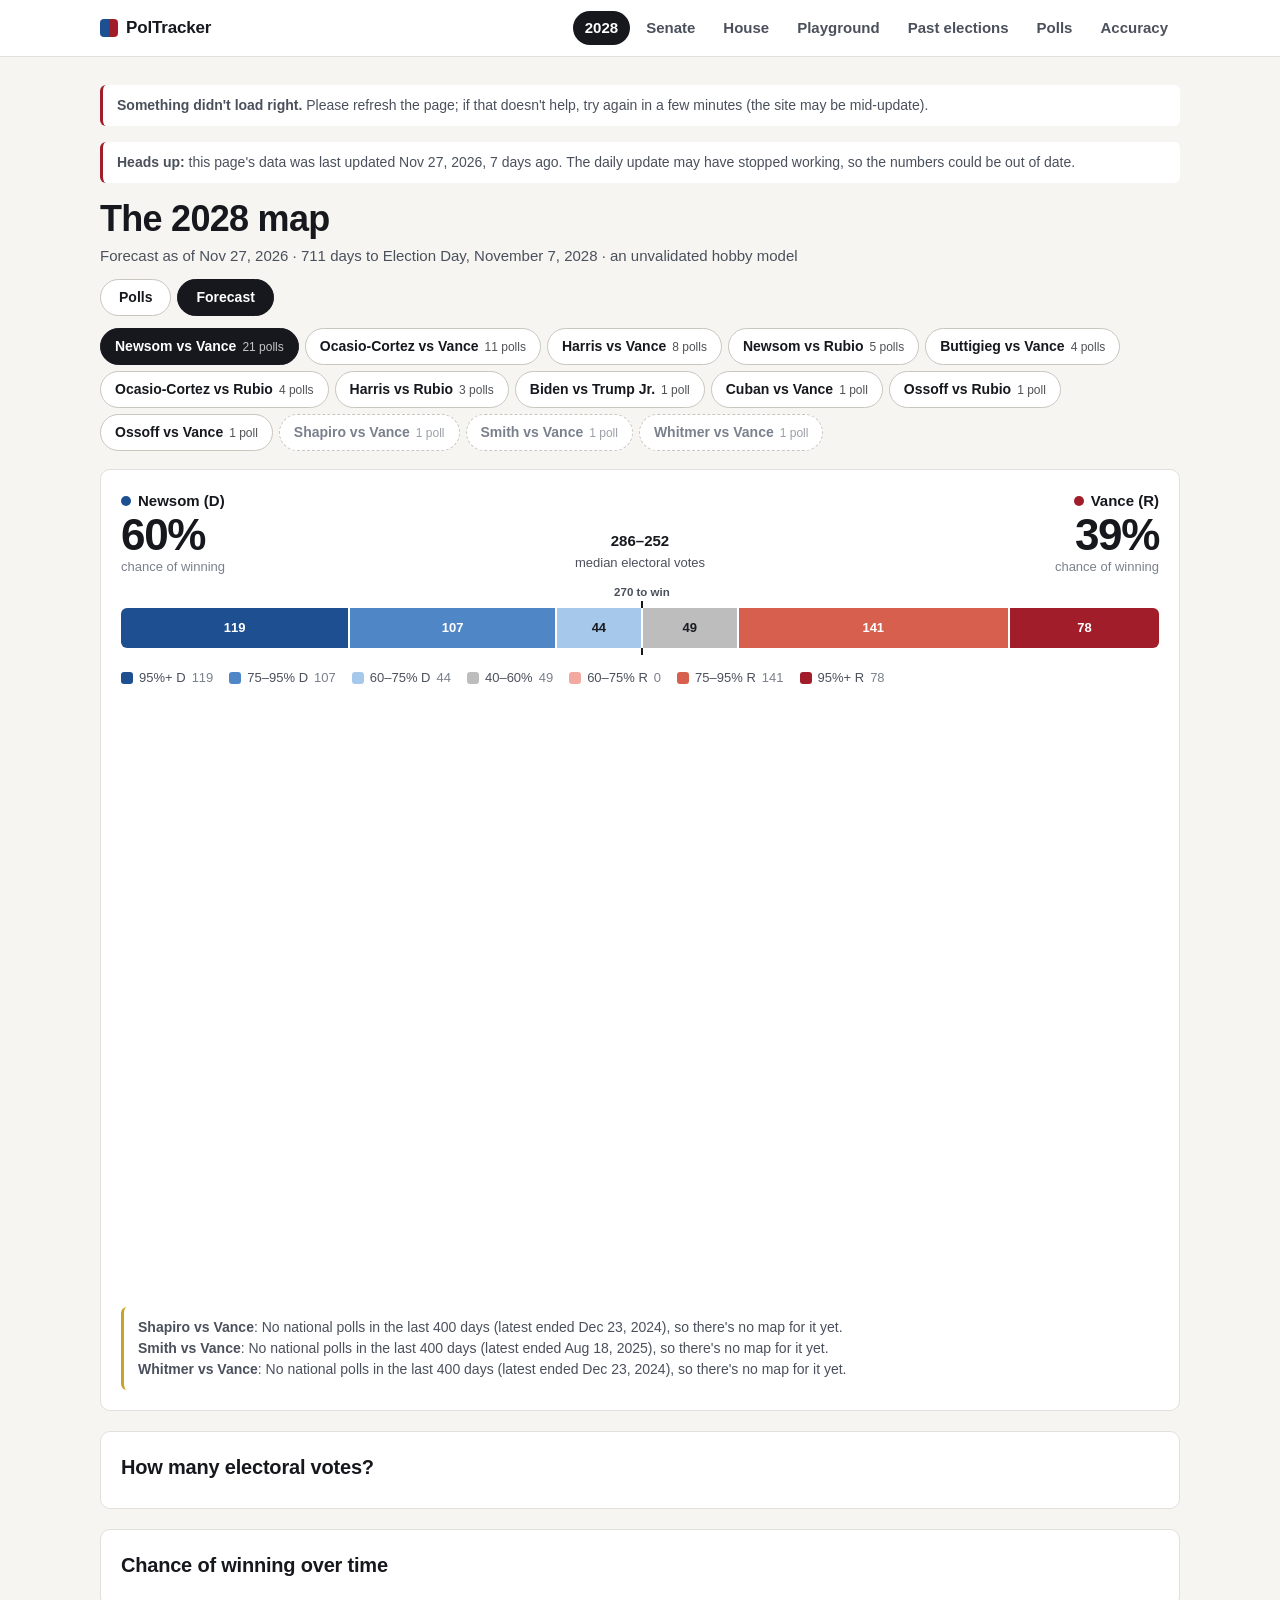
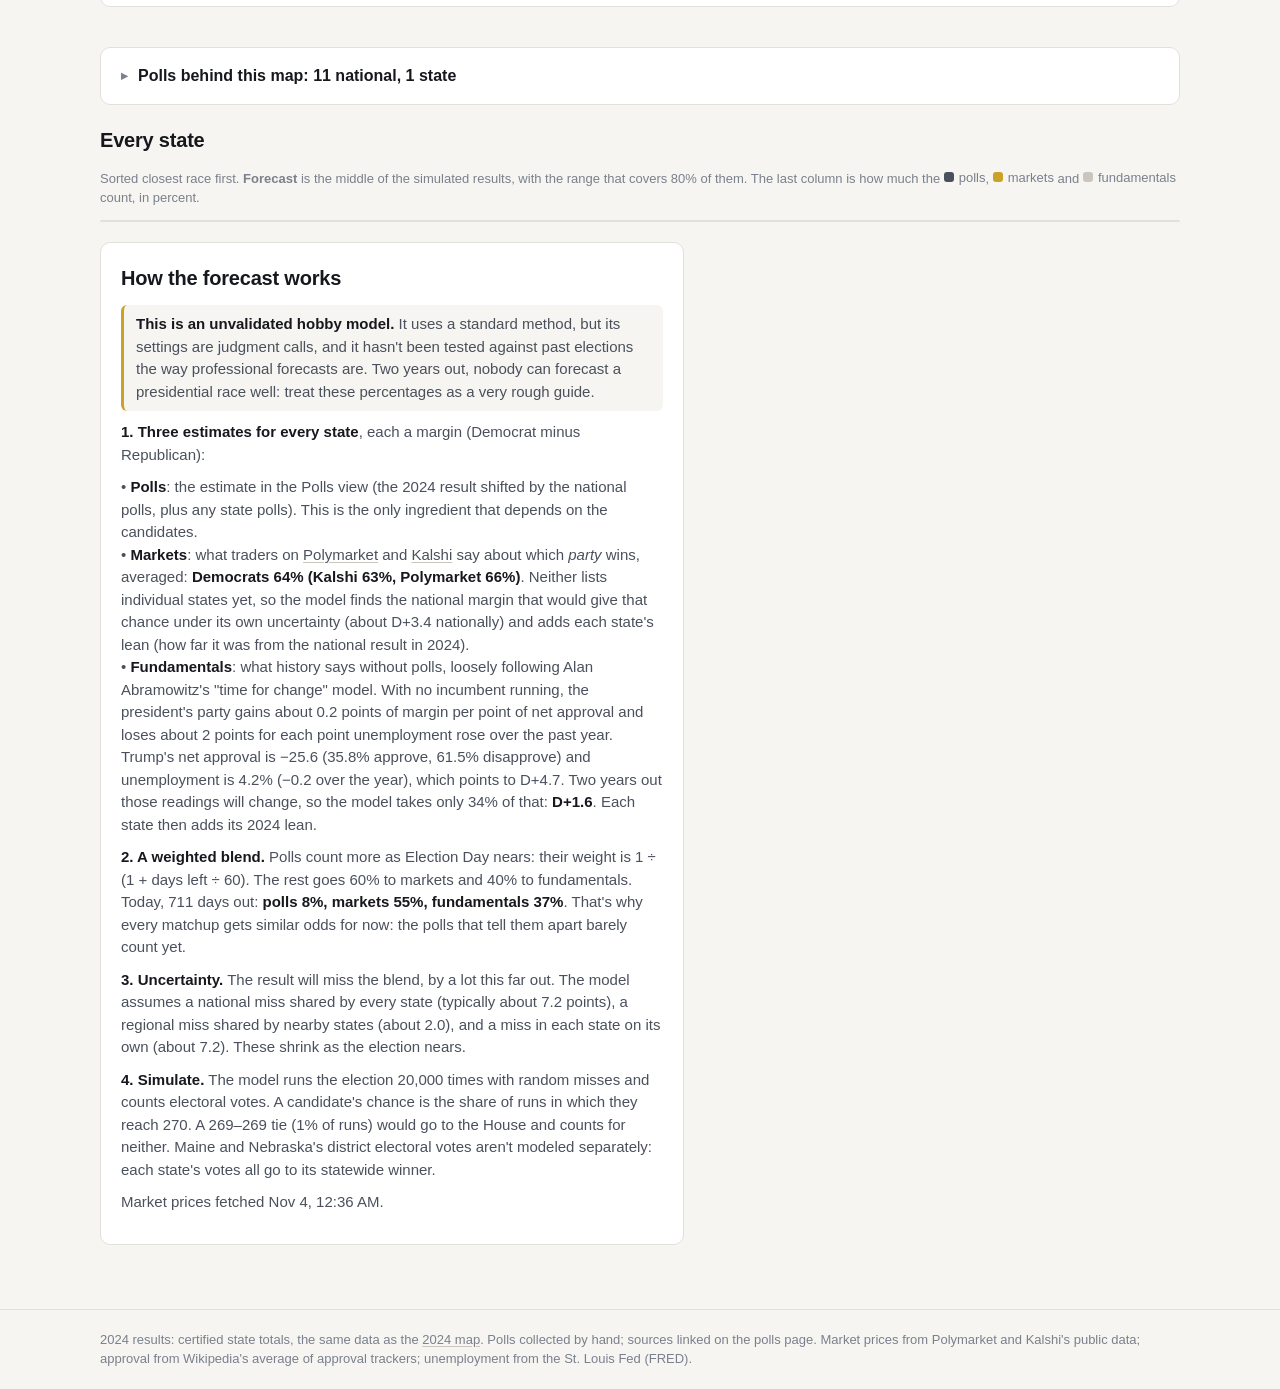
<file: site/index.html>
<!doctype html>
<html lang="en">
<head>
  <meta charset="utf-8">
  <meta name="viewport" content="width=device-width, initial-scale=1">
  <title>2028 Map · PolTracker</title>
  <meta name="description" content="An early, poll-based estimate of the 2028 presidential map, state by state.">
  <link rel="icon" href="assets/icon.svg?v=8b0cd3b7" type="image/svg+xml">
  <meta property="og:type" content="website">
  <meta property="og:site_name" content="PolTracker">
  <meta property="og:title" content="2028 Map · PolTracker">
  <meta property="og:description" content="An early, poll-based estimate of the 2028 presidential map, state by state.">
  <meta property="og:url" content="https://m3rk888.github.io/PolTracker/">
  <meta property="og:image" content="https://m3rk888.github.io/PolTracker/assets/og.png">
  <meta property="og:image:width" content="1200">
  <meta property="og:image:height" content="630">
  <meta name="twitter:card" content="summary_large_image">
  <link rel="stylesheet" href="assets/style.css?v=2bb3e359">
</head>
<body data-view="forecast">
  <header class="site-header">
    <div class="wrap">
      <a class="brand" href="index.html"><span class="brand-mark" aria-hidden="true"></span>PolTracker</a>
      <nav class="nav" aria-label="Main">
        <a href="index.html" aria-current="page">2028</a>
        <a href="senate.html">Senate</a>
        <a href="house.html">House</a>
        <a href="playground.html">Playground</a>
        <a href="history.html">Past elections</a>
        <a href="polls.html">Polls</a>
        <a href="accuracy.html">Accuracy</a>
      </nav>
    </div>
  </header>

  <main class="wrap">
    <div class="page-head">
      <div>
        <h1>The 2028 map</h1>
        <p class="dek" id="dek"></p>
        <div id="view" style="margin-top:12px"></div>
      </div>
      <div class="toggle" id="matchups" role="group" aria-label="Choose a matchup"></div>
    </div>

    <section class="card" aria-labelledby="map-heading">
      <h2 id="map-heading" class="visually-hidden" hidden>Electoral map</h2>
      <div id="evbar"></div>
      <div id="map" class="map" aria-label="Map of estimated margins by state"></div>
      <div class="scale" id="scale"></div>
      <div id="unavailable" class="notice" hidden></div>
    </section>

    <section class="card only-forecast">
      <h2>How many electoral votes?</h2>
      <p class="muted small" id="hist-note" style="margin:-6px 0 0"></p>
      <div id="hist"></div>
      <div class="compare" id="compare"></div>
    </section>

    <section class="card only-forecast">
      <h2>Chance of winning over time</h2>
      <p class="muted small" id="trk-note" style="margin:-6px 0 0"></p>
      <div id="tracker"></div>
    </section>

    <section class="stats" id="stats" aria-label="Key numbers"></section>

    <details class="card polls-drawer" id="polls-drawer">
      <summary><span id="polls-summary">Polls behind this map</span></summary>
      <p class="muted small" id="polls-note"></p>
      <div class="table-scroll"><table id="matchup-polls"></table></div>
    </details>

    <section>
      <h2>Every state</h2>
      <p class="muted small only-polls">Sorted closest race first. Click a column to re-sort.</p>
      <p class="muted small only-forecast">Sorted closest race first. <strong>Forecast</strong> is the middle of the simulated
        results, with the range that covers 80% of them. The last column is how much the
        <span class="w-key"><i style="background:var(--ink-2)"></i>polls</span>,
        <span class="w-key"><i style="background:var(--other)"></i>markets</span> and
        <span class="w-key"><i style="background:var(--rule-strong)"></i>fundamentals</span> count, in percent.</p>
      <div class="table-scroll"><table id="states"></table></div>
    </section>

    <section class="card prose only-polls" id="method">
      <h2>How this estimate works</h2>
      <p>There are almost no 2028 <strong>state</strong> polls yet, only national ones. So each state starts from a
        <strong>baseline</strong>: its 2024 result, shifted by however much the national polls have moved since 2024.</p>
      <p>If a state has its own polls, they're blended with that baseline. Each state poll is first
        <strong>trend-adjusted</strong> by how much the national average has moved since it was taken.
        The baseline counts as <span id="m-prior"></span> fresh polls, so a few recent state polls quickly outweigh it.</p>
      <p>Polls are weighted by recency (weight halves every <span id="m-half"></span> days), sample size, and
        how many polls that pollster has released. Polls older than <span id="m-window"></span> days are dropped.
        See every poll and its weight on the <a href="polls.html">polls page</a>.</p>
      <p>Ratings: <span id="m-cutoffs"></span>. This view is an early snapshot of the polls; switch to
        <a href="#forecast" data-goto="forecast">Forecast</a> for chances of winning.</p>
    </section>

    <section class="card prose only-forecast">
      <h2>How the forecast works</h2>
      <p class="caveat"><strong>This is an unvalidated hobby model.</strong> It uses a standard method, but its settings
        are judgment calls, and it hasn't been tested against past elections the way professional forecasts are.
        Two years out, nobody can forecast a presidential race well: treat these percentages as a very rough guide.</p>
      <p><strong>1. Three estimates for every state</strong>, each a margin (Democrat minus Republican):</p>
      <p>• <strong>Polls</strong>: the estimate in the Polls view (the 2024 result shifted by the national polls,
        plus any state polls). This is the only ingredient that depends on the candidates.<br>
        • <strong>Markets</strong>: what traders on <a href="https://polymarket.com" target="_blank" rel="noopener">Polymarket</a>
        and <a href="https://kalshi.com" target="_blank" rel="noopener">Kalshi</a> say about which <em>party</em> wins, averaged:
        <strong data-f="market"></strong>. Neither lists individual states yet, so the model finds the national margin that
        would give that chance under its own uncertainty (<span data-f="market_margin"></span>) and adds each state's lean
        (how far it was from the national result in 2024).<br>
        • <strong>Fundamentals</strong>: what history says without polls, loosely following Alan Abramowitz's
        "time for change" model. With no incumbent running, the president's party gains about 0.2 points of margin per
        point of net approval and loses about 2 points for each point unemployment rose over the past year.
        Trump's net approval is <span data-f="approval"></span> and unemployment is <span data-f="unemp"></span>, which
        points to <span data-f="env_raw"></span>. Two years out those readings will change, so the model takes only
        <span data-f="shrink"></span> of that: <strong data-f="env"></strong>. Each state then adds its 2024 lean.</p>
      <p><strong>2. A weighted blend.</strong> Polls count more as Election Day nears: their weight is
        1 ÷ (1 + days left ÷ <span data-f="poll_days"></span>). The rest goes 60% to markets and 40% to fundamentals.
        Today, <span data-f="days"></span> days out: <strong data-f="weights"></strong>. That's why every matchup gets
        similar odds for now: the polls that tell them apart barely count yet.</p>
      <p><strong>3. Uncertainty.</strong> The result will miss the blend, by a lot this far out. The model assumes a
        national miss shared by every state (typically about <span data-f="sd_nat"></span> points), a regional miss shared
        by nearby states (about <span data-f="sd_reg"></span>), and a miss in each state on its own
        (about <span data-f="sd_race"></span>). These shrink as the election nears.</p>
      <p><strong>4. Simulate.</strong> The model runs the election <span data-f="draws"></span> times with random misses
        and counts electoral votes. A candidate's chance is the share of runs in which they reach 270. A 269–269 tie
        (<span data-f="tie"></span> of runs) would go to the House and counts for neither. Maine and Nebraska's
        district electoral votes aren't modeled separately: each state's votes all go to its statewide winner.</p>
      <p>Market prices fetched <span data-f="fetched"></span>.</p>
    </section>
  </main>

  <footer class="site-footer"><div class="wrap">2024 results: certified state totals, the same data as the <a href="history.html#2024">2024 map</a>. Polls collected by hand; sources linked on the polls page. Market prices from Polymarket and Kalshi's public data; approval from Wikipedia's average of approval trackers; unemployment from the St. Louis Fed (FRED).</div></footer>

  <script src="https://cdn.plot.ly/plotly-geo-4.1.1.min.js"></script>
  <script src="assets/common.js?v=204cd6ce"></script>
  <script src="data/forecast.js?v=8539c139"></script>
  <script src="data/polls.js?v=e08d3cfa"></script>
  <script src="data/forecast_2028.js?v=5d4d96b2"></script>
  <script>
  (function () {
    const F = window.FORECAST;
    const POLLS = window.POLLS.polls;
    const color = Object.fromEntries(F.ratings.map((r) => [r.name, r.color]));
    const FF = window.FORECAST_2028;
    PM.staleNotice(FF.as_of);
    const byId = Object.fromEntries(F.matchups.map((m) => [m.id, m]));
    const fById = Object.fromEntries(FF.matchups.map((m) => [m.id, m]));
    let current = PM.hashRest().find((id) => byId[id]?.available) || F.default;
    let view, pollTable;
    const range = (f) => `${PM.fmtMargin(f.lo)} to ${PM.fmtMargin(f.hi)}`;
    const w = FF.weights;
    const fill = {
      market: FF.market ? `Democrats ${PM.fmtProb(FF.market.p_dem)} (` + Object.entries(FF.market.sources).map(([k, v]) => `${k} ${PM.fmtProb(v)}`).join(", ") + ")" : "no market available",
      market_margin: FF.matchups[0]?.national.market == null ? "—" : `about ${PM.fmtMargin(FF.matchups[0].national.market)} nationally`,
      approval: `${PM.fmtSigned(FF.approval.net)} (${FF.approval.approve}% approve, ${FF.approval.disapprove}% disapprove)`,
      unemp: `${FF.economy.unemployment}% (${PM.fmtSigned(FF.economy.change)} over the year)`,
      env_raw: PM.fmtMargin(-FF.environment.raw_rep), shrink: `${Math.round(FF.environment.shrink * 100)}%`,
      env: PM.fmtMargin(FF.environment.dem), poll_days: FF.settings.poll_days, days: FF.days_out,
      weights: `polls ${Math.round(w.polls * 100)}%, markets ${Math.round(w.markets * 100)}%, fundamentals ${Math.round(w.fundamentals * 100)}%`,
      sd_nat: FF.matchups[0]?.sigma.national.toFixed(1), sd_reg: FF.matchups[0]?.sigma.region.toFixed(1),
      sd_race: FF.matchups[0]?.sigma.race.toFixed(1), draws: FF.settings.draws.toLocaleString("en-US"),
      tie: PM.fmtProb(FF.matchups[0]?.summary.p_tie ?? 0),
      fetched: FF.markets_fetched ? new Date(FF.markets_fetched.replace("Z", ":00Z")).toLocaleString("en-US", { month: "short", day: "numeric", hour: "numeric", minute: "2-digit" }) : "—",
    };
    document.querySelectorAll("[data-f]").forEach((el) => { el.textContent = fill[el.dataset.f]; });

    // Polls that count toward the selected matchup, biggest share first
    function renderPolls(m) {
      const all = POLLS.filter((p) => p.dem_candidate === m.dem && p.rep_candidate === m.rep);
      const used = all.filter((p) => p.status === "Used");
      const nat = used.filter((p) => p.state === "US").length;
      const st = used.length - nat;
      document.getElementById("polls-summary").textContent =
        `Polls behind this map: ${nat} national${st ? `, ${st} state` : ""}`;
      const skipped = all.length - used.length;
      const filterLink = `polls.html#matchup=${encodeURIComponent(`${m.dem} vs ${m.rep}`)}`;
      document.getElementById("polls-note").innerHTML =
        `Share is each poll's slice of the national average, or of its state's estimate for state polls. ` +
        (skipped ? `${skipped} older poll${skipped === 1 ? " isn't" : "s aren't"} counted. ` : "") +
        `<a href="${filterLink}">See all ${m.dem} vs ${m.rep} polls</a>.`;
      const columns = [
        { key: "end", label: "Dates", render: (p) => `${p.start ? PM.fmtDate(p.start).replace(/, \d{4}$/, "") + " – " : ""}${PM.fmtDate(p.end)}` },
        { key: "pollster", label: "Pollster" },
        { key: "state_name", label: "Where" },
        { key: "sample_size", label: "Sample", num: true,
          render: (p) => `${PM.fmtInt(p.sample_size)}${p.voter_type ? ` <span class="muted">${PM.esc(p.voter_type)}</span>` : ""}` },
        { key: "dem", label: PM.esc(m.dem), num: true, render: (p) => `${p.dem}%` },
        { key: "rep", label: PM.esc(m.rep), num: true, render: (p) => `${p.rep}%` },
        { key: "margin", label: "Margin", num: true, render: (p) => `<span class="${PM.marginClass(p.margin)}">${PM.fmtMargin(p.margin)}</span>` },
        { key: "share", label: "Share", num: true, render: (p) => `${Math.round(p.share * 100)}%` },
        { key: "source", label: "Source", sort: (p) => p.source,
          render: (p) => p.source ? `<a href="${PM.esc(p.source)}" target="_blank" rel="noopener">${PM.esc(new URL(p.source).hostname.replace(/^www\./, ""))}</a>` : "—" },
      ];
      // Column labels name the candidates, so rebuild for each matchup
      pollTable = PM.sortableTable(document.getElementById("matchup-polls"), columns, used, { key: "share", dir: -1 });
    }

    document.getElementById("m-prior").textContent = F.settings.prior_weight;
    document.getElementById("m-half").textContent = F.settings.half_life_days;
    document.getElementById("m-window").textContent = F.settings.window_days;
    document.getElementById("m-cutoffs").textContent =
      F.settings.cutoffs.map((c, i, a) => i === 0 ? `almost certain at ${c.min}+ points`
        : `${c.label.toLowerCase()} at ${c.min}–${a[i - 1].min}`).join(", ") +
      `, tossup under ${F.settings.cutoffs.at(-1).min}`;

    // Matchup toggle
    const toggle = document.getElementById("matchups");
    toggle.innerHTML = F.matchups.map((m) => `
      <button type="button" data-id="${m.id}" ${m.available ? "" : "disabled"}
              title="${m.available ? "" : PM.esc(m.reason)}">
        ${PM.esc(m.dem)} vs ${PM.esc(m.rep)} <span class="count">${m.n_polls} poll${m.n_polls === 1 ? "" : "s"}</span>
      </button>`).join("");
    toggle.addEventListener("click", (e) => {
      const b = e.target.closest("button");
      if (b && !b.disabled) { current = b.dataset.id; PM.setHash(view, [current]); render(); }
    });

    const unavailable = F.matchups.filter((m) => !m.available);
    if (unavailable.length) {
      const n = document.getElementById("unavailable");
      n.hidden = false;
      n.innerHTML = unavailable.map((m) => `<strong>${PM.esc(m.dem)} vs ${PM.esc(m.rep)}</strong>: ${PM.esc(m.reason)}, so there's no map for it yet.`).join("<br>");
    }

    function render() {
      const m = byId[current];
      if (!m) return;
      toggle.querySelectorAll("button").forEach((b) => b.setAttribute("aria-pressed", b.dataset.id === current));

      const fm = fById[current], forecast = view === "forecast" && !!fm;
      document.getElementById("dek").textContent = forecast
        ? `Forecast as of ${PM.fmtDate(FF.as_of)} · ${FF.days_out} days to Election Day, November 7, 2028 · an unvalidated hobby model`
        : `Estimate as of ${PM.fmtDate(F.as_of)} · based on polls, not a forecast`;
      renderPolls(m);
      if (forecast) return renderForecast(m, fm);

      const statesIn = (rating) => m.states.filter((s) => s.rating === rating)
        .sort((a, b) => b.ev - a.ev).map((s) => s.state).join(", ");
      PM.renderEvBar(document.getElementById("evbar"), {
        total: 538,
        left: { name: `${m.dem} (D)`, ev: m.ev.D, color: PM.SHADES.D[0], sub: "excluding tossups" },
        right: { name: `${m.rep} (R)`, ev: m.ev.R, color: PM.SHADES.R[0], sub: "excluding tossups" },
        center: m.ev.Tossup ? `<strong>${m.ev.Tossup}</strong>tossup` : "",
        segments: m.segments.map((s) => ({ label: s.rating, ev: s.ev, color: color[s.rating], detail: statesIn(s.rating) })),
      });

      const basis = (s) => s.n_state_polls ? `${s.n_state_polls} state poll${s.n_state_polls > 1 ? "s" : ""} + baseline` : "2024 result + national swing";
      PM.renderMap(document.getElementById("map"), m.states.map((s) => ({
        state: s.state, margin: s.estimate,
        hover: `<b>${PM.esc(s.name)}</b> · ${s.ev} EV<br>2028 estimate: <b>${PM.fmtMargin(s.estimate)}</b> (${s.rating})` +
               `<br>2024 result: ${PM.fmtMargin(s.margin_2024)}<br><span style="opacity:.75">${basis(s)}</span>`,
      })));
      PM.renderScale(document.getElementById("scale"));

      document.getElementById("stats").innerHTML = [
        ["National polling average", PM.fmtMargin(m.national_avg), `${m.n_national} national poll${m.n_national === 1 ? "" : "s"} in the average`],
        ["Swing since 2024", `${PM.fmtSigned(m.swing)} pts`, `2024 popular vote: ${PM.fmtMargin(m.national_2024)}`],
        ["State polls", m.n_state_polls, m.n_state_polls ? "blended with the baseline" : "every state uses the baseline"],
        ["States flipped from 2024", m.states.filter((s) => Math.sign(s.estimate) !== Math.sign(s.margin_2024)).length,
          m.states.filter((s) => Math.sign(s.estimate) !== Math.sign(s.margin_2024)).map((s) => s.state).join(", ") || "none"],
      ].map(([l, v, n]) => `<div class="stat"><div class="label">${l}</div><div class="value">${v}</div><div class="note">${PM.esc(n)}</div></div>`).join("");

      const columns = [
        { key: "name", label: "State" },
        { key: "ev", label: "EV", num: true },
        { key: "estimate", label: "2028 estimate", num: true, sort: (s) => -Math.abs(s.estimate),
          render: (s) => `<span class="${PM.marginClass(s.estimate)}">${PM.fmtMargin(s.estimate)}</span>` },
        { key: "rating", label: "Rating", sort: (s) => m.segments.findIndex((x) => x.rating === s.rating),
          render: (s) => `<span class="chip"><i style="background:${color[s.rating]}"></i>${s.rating}</span>` },
        { key: "margin_2024", label: "2024 result", num: true,
          render: (s) => `<span class="${PM.marginClass(s.margin_2024)}">${PM.fmtMargin(s.margin_2024)}</span>` },
        { key: "shift", label: "Change", num: true, sort: (s) => s.estimate - s.margin_2024,
          render: (s) => PM.fmtSigned(s.estimate - s.margin_2024) },
        { key: "basis", label: "Based on", sort: (s) => s.n_state_polls, render: (s) => `<span class="muted">${basis(s)}</span>` },
      ];
      // The estimate column sorts by closeness: descending on -|margin| puts the tightest race first
      PM.sortableTable(document.getElementById("states"), columns, m.states, { key: "estimate", dir: -1 });
    }

    function renderForecast(m, fm) {
      const sm = fm.summary;
      const statesIn = (band) => fm.states.filter((s) => s.band === band).sort((a, b) => b.ev - a.ev).map((s) => s.key).join(", ");
      PM.renderEvBar(document.getElementById("evbar"), {
        total: 538,
        left: { name: `${m.dem} (D)`, ev: PM.fmtProb(sm.p_dem), color: PM.SHADES.D[0], sub: "chance of winning" },
        right: { name: `${m.rep} (R)`, ev: PM.fmtProb(sm.p_rep), color: PM.SHADES.R[0], sub: "chance of winning" },
        center: `<strong>${sm.ev_median}–${538 - sm.ev_median}</strong>median electoral votes`,
        segments: fm.segments.map((s) => ({ label: s.label, ev: s.ev, color: PM.BAND_COLORS[s.band], detail: statesIn(s.band) })),
      });
      PM.renderMap(document.getElementById("map"), fm.states.map((s) => ({
        state: s.key, margin: s.p_dem,
        hover: `<b>${PM.esc(s.name)}</b> · ${s.ev} EV<br>Chance: <b>${PM.fmtChance(s.p_dem)}</b>` +
               `<br>Forecast: ${PM.fmtMargin(s.median)} <span style="opacity:.75">(80%: ${range(s)})</span>` +
               `<br>Polls ${PM.fmtMargin(s.polls)} · Markets ${PM.fmtMargin(s.market_margin)} · Fundamentals ${PM.fmtMargin(s.fundamentals)}`,
      })), { zmin: PM.PROB_MIN, zmax: PM.PROB_MAX });
      PM.renderScale(document.getElementById("scale"), { left: "R 95%+", right: "D 95%+" });

      document.getElementById("hist-note").textContent =
        `${m.dem}'s electoral votes across ${FF.settings.draws.toLocaleString("en-US")} simulations, in groups of 5. Blue: ${m.dem} wins.`;
      PM.renderHistogram(document.getElementById("hist"), {
        hist: sm.histogram, bin: 5, threshold: 270, thresholdLabel: "270 to win", unit: "electoral votes",
        label: `${m.dem} electoral votes`, demWins: `${m.dem} wins`, repWins: `${m.rep} wins (or a tie)`,
      });
      document.getElementById("compare").innerHTML = `<span>This forecast: <strong>${PM.esc(m.dem)} ${PM.fmtProb(sm.p_dem)}</strong></span>` +
        Object.entries(FF.markets).map(([src, x]) => `<span>${src} (any Democrat): <strong>${PM.fmtProb(x.p_dem)}</strong> <span class="muted">($${PM.fmtInt(x.volume)} traded)</span></span>`).join("");

      // Tracker: starts the day the forecast launched and grows by a point a day. The window
      // is at least a month wide so the first points don't fill the whole chart.
      const hist = FF.history[fm.id] || [];
      document.getElementById("trk-note").textContent = hist.length
        ? `Tracking began ${PM.fmtDate(hist[0].date)}; a new point is added each day.` : "";
      const minEnd = new Date(new Date((hist[0]?.date ?? FF.as_of) + "T00:00:00Z").getTime() + 30 * 864e5).toISOString().slice(0, 10);
      PM.renderTracker(document.getElementById("tracker"), {
        points: hist, end: minEnd, dem: `${m.dem} (D)`, rep: `${m.rep} (R)`, marketLabel: "Markets (any Democrat)",
      });

      const tipping = [...fm.states].sort((a, b) => Math.abs(a.p_dem - 0.5) - Math.abs(b.p_dem - 0.5));
      const flips = fm.states.filter((s) => (s.p_dem > 0.5) !== (m.states.find((x) => x.state === s.key).margin_2024 > 0));
      document.getElementById("stats").innerHTML = [
        ["Most likely result", `${sm.ev_median}–${538 - sm.ev_median}`, `${m.dem}'s electoral votes: 80% of simulations between ${sm.ev_lo} and ${sm.ev_hi}`],
        ["Closest states", tipping.slice(0, 3).map((s) => s.key).join(", "), tipping.slice(0, 3).map((s) => `${s.key} ${PM.fmtChance(s.p_dem)}`).join(" · ")],
        ["States likelier than not to flip", flips.length, flips.map((s) => `${s.key} (${PM.fmtChance(s.p_dem)})`).join(", ") || "none, compared with 2024"],
        ["What counts today", `${Math.round(w.polls * 100)} / ${Math.round(w.markets * 100)} / ${Math.round(w.fundamentals * 100)}`, `polls / markets / fundamentals, %, ${FF.days_out} days out`],
      ].map(([l, v, n]) => `<div class="stat"><div class="label">${l}</div><div class="value">${v}</div><div class="note">${PM.esc(n)}</div></div>`).join("");

      PM.sortableTable(document.getElementById("states"), [
        { key: "name", label: "State" },
        { key: "ev", label: "EV", num: true },
        { key: "chance", label: "Chance", num: true, sort: (s) => -Math.abs(s.p_dem - 0.5),
          render: (s) => `<span class="chip"><i style="background:${PM.probColor(s.p_dem)}"></i><span class="${PM.probClass(s.p_dem)}">${PM.fmtChance(s.p_dem)}</span></span>` },
        { key: "median", label: "Forecast", num: true, render: (s) => `${PM.fmtMargin(s.median)}<br><span class="muted small">${range(s)}</span>` },
        { key: "polls", label: "Polls", num: true, render: (s) => PM.fmtMargin(s.polls) },
        { key: "market_margin", label: "Markets", num: true, render: (s) => s.market_margin == null ? `<span class="muted">—</span>` : PM.fmtMargin(s.market_margin) },
        { key: "fundamentals", label: "Fundamentals", num: true, render: (s) => `<span class="muted">${PM.fmtMargin(s.fundamentals)}</span>` },
        { key: "weights", label: "Weights", sort: (s) => s.weights.polls, render: (s) => `<span class="small">${PM.weightBar(s.weights)}</span>` },
      ], fm.states, { key: "chance", dir: -1 });
    }

    PM.viewToggle(document.getElementById("view"), (v) => { view = v; render(); });
    document.querySelectorAll("[data-goto]").forEach((a) => a.addEventListener("click", (e) => {
      e.preventDefault();
      document.querySelector(`#view button[data-view="${a.dataset.goto}"]`).click();
      window.scrollTo({ top: 0, behavior: "smooth" });
    }));
    PM.onThemeChange(render);
  })();
  </script>
</body>
</html>
</file>
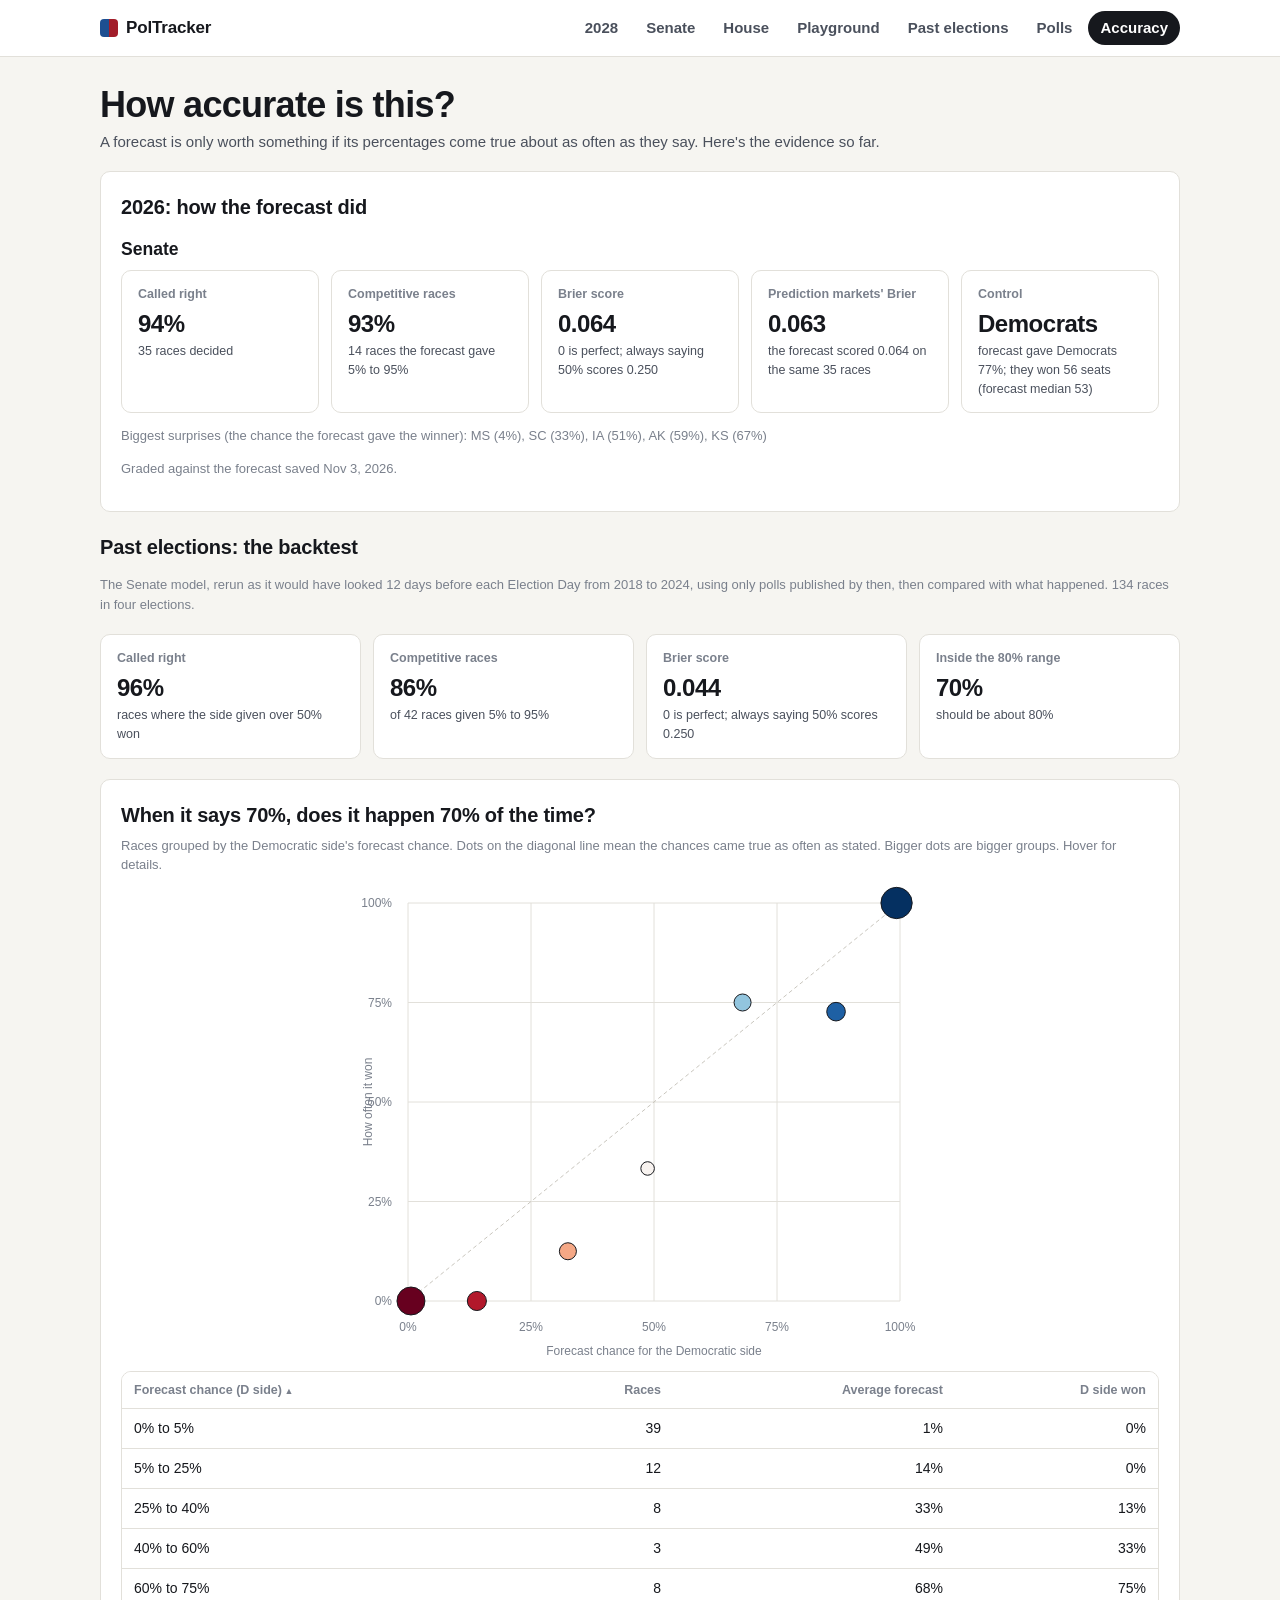
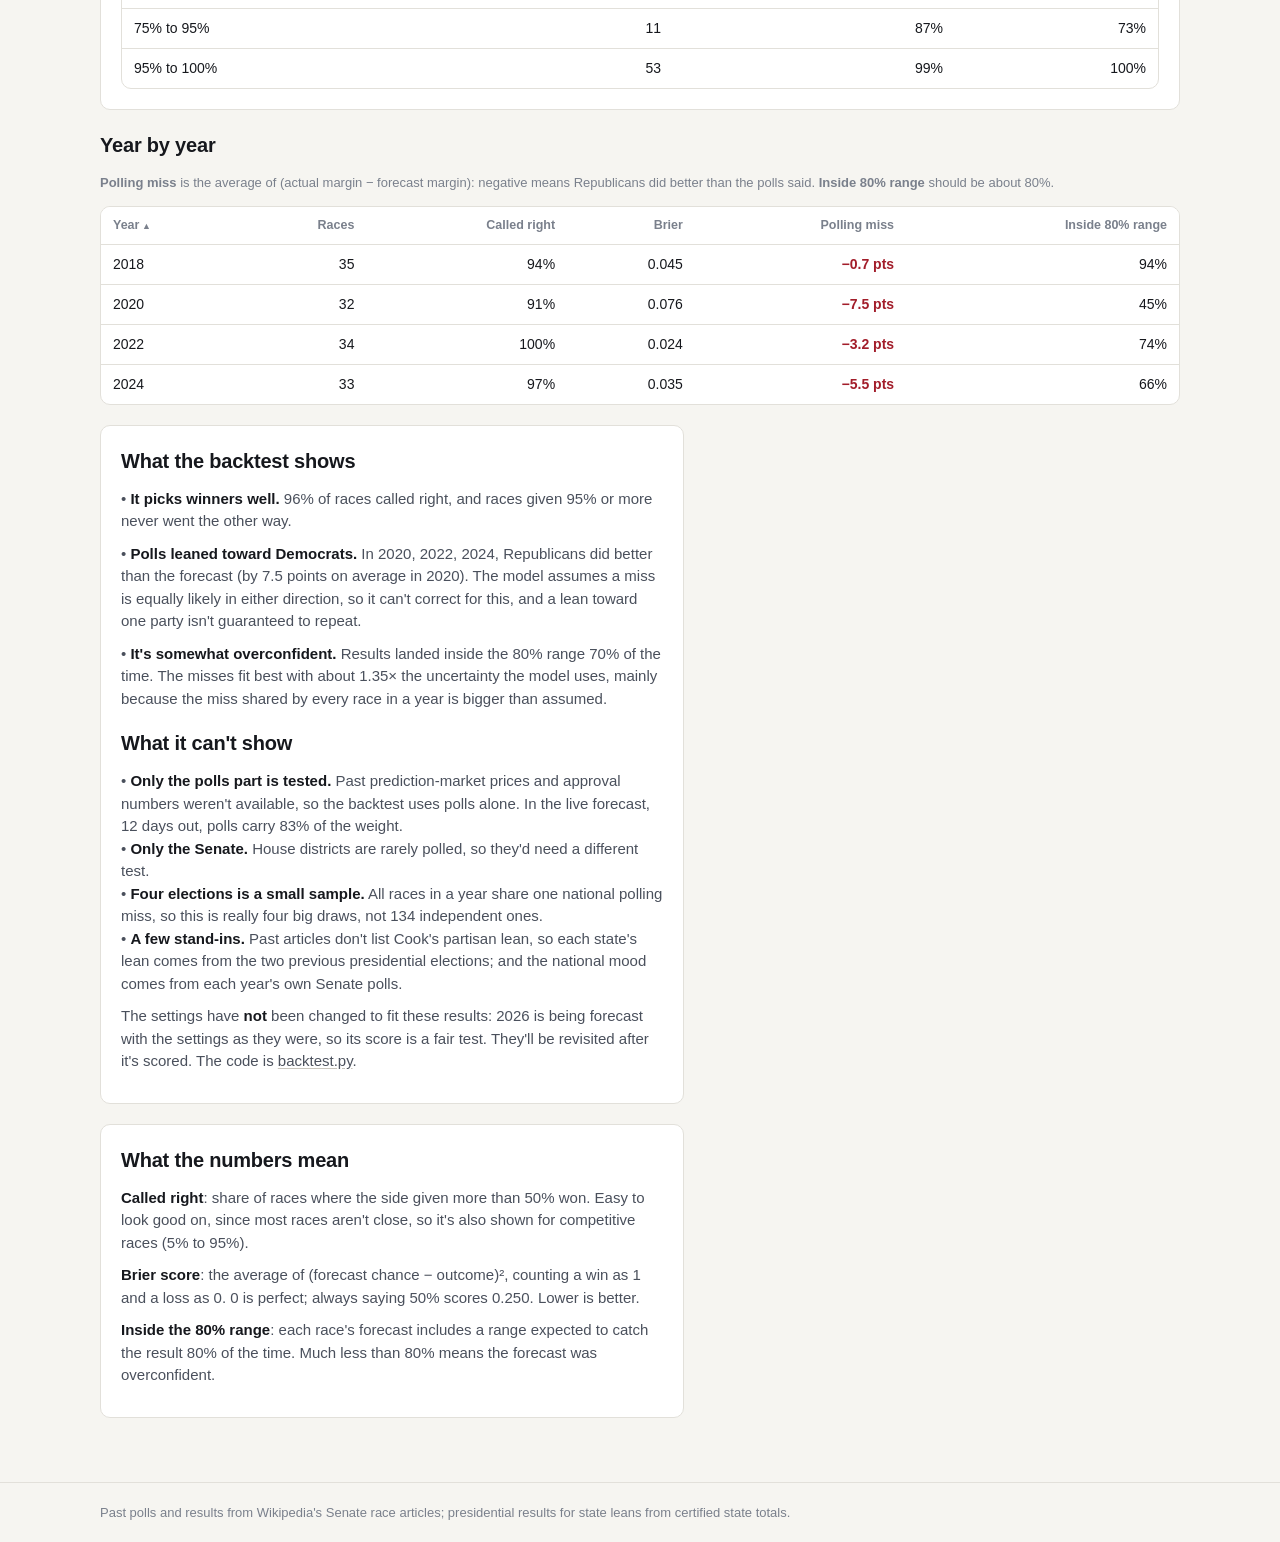
<file: site/accuracy.html>
<!doctype html>
<html lang="en">
<head>
  <meta charset="utf-8">
  <meta name="viewport" content="width=device-width, initial-scale=1">
  <title>Accuracy · PolTracker</title>
  <meta name="description" content="How accurate is the PolTracker forecast? A test on the 2018-2024 Senate elections, and a race-by-race score of the 2026 forecast.">
  <link rel="icon" href="assets/icon.svg?v=8b0cd3b7" type="image/svg+xml">
  <meta property="og:type" content="website">
  <meta property="og:site_name" content="PolTracker">
  <meta property="og:title" content="Accuracy · PolTracker">
  <meta property="og:description" content="How accurate is the PolTracker forecast? A test on the 2018-2024 Senate elections, and a race-by-race score of the 2026 forecast.">
  <meta property="og:url" content="https://m3rk888.github.io/PolTracker/accuracy.html">
  <meta property="og:image" content="https://m3rk888.github.io/PolTracker/assets/og.png">
  <meta property="og:image:width" content="1200">
  <meta property="og:image:height" content="630">
  <meta name="twitter:card" content="summary_large_image">
  <link rel="stylesheet" href="assets/style.css?v=2bb3e359">
</head>
<body>
  <header class="site-header">
    <div class="wrap">
      <a class="brand" href="index.html"><span class="brand-mark" aria-hidden="true"></span>PolTracker</a>
      <nav class="nav" aria-label="Main">
        <a href="index.html">2028</a>
        <a href="senate.html">Senate</a>
        <a href="house.html">House</a>
        <a href="playground.html">Playground</a>
        <a href="history.html">Past elections</a>
        <a href="polls.html">Polls</a>
        <a href="accuracy.html" aria-current="page">Accuracy</a>
      </nav>
    </div>
  </header>

  <main class="wrap">
    <div class="page-head">
      <div>
        <h1>How accurate is this?</h1>
        <p class="dek">A forecast is only worth something if its percentages come true about as often as they say.
          Here's the evidence so far.</p>
      </div>
    </div>

    <section class="card">
      <h2>2026: how the forecast did</h2>
      <div id="score-2026"></div>
    </section>

    <section>
      <h2>Past elections: the backtest</h2>
      <p class="muted small">The Senate model, rerun as it would have looked 12 days before each Election Day from 2018 to 2024,
        using only polls published by then, then compared with what happened. <span id="bt-n"></span></p>
    </section>
    <section class="stats" id="bt-stats" aria-label="Backtest results"></section>

    <section class="card">
      <h2>When it says 70%, does it happen 70% of the time?</h2>
      <p class="muted small" style="margin:-6px 0 0">Races grouped by the Democratic side's forecast chance. Dots on the diagonal
        line mean the chances came true as often as stated. Bigger dots are bigger groups. Hover for details.</p>
      <div id="calib"></div>
      <div class="table-scroll" style="margin-top:12px"><table id="calib-table"></table></div>
    </section>

    <section>
      <h2>Year by year</h2>
      <p class="muted small"><strong>Polling miss</strong> is the average of (actual margin − forecast margin): negative means
        Republicans did better than the polls said. <strong>Inside 80% range</strong> should be about 80%.</p>
      <div class="table-scroll"><table id="cycles"></table></div>
    </section>

    <section class="card prose">
      <h2>What the backtest shows</h2>
      <div id="findings"></div>
      <h2 style="margin-top:18px">What it can't show</h2>
      <p>• <strong>Only the polls part is tested.</strong> Past prediction-market prices and approval numbers weren't
        available, so the backtest uses polls alone. In the live forecast, 12 days out, polls carry 83% of the weight.<br>
        • <strong>Only the Senate.</strong> House districts are rarely polled, so they'd need a different test.<br>
        • <strong>Four elections is a small sample.</strong> All races in a year share one national polling miss, so this is
        really four big draws, not 134 independent ones.<br>
        • <strong>A few stand-ins.</strong> Past articles don't list Cook's partisan lean, so each state's lean comes from the two
        previous presidential elections; and the national mood comes from each year's own Senate polls.</p>
      <p>The settings have <strong>not</strong> been changed to fit these results: 2026 is being forecast with the settings as
        they were, so its score is a fair test. They'll be revisited after it's scored. The code is
        <a href="https://github.com/M3RK888/PolTracker/blob/main/backtest.py" target="_blank" rel="noopener">backtest.py</a>.</p>
    </section>

    <section class="card prose">
      <h2>What the numbers mean</h2>
      <p><strong>Called right</strong>: share of races where the side given more than 50% won. Easy to look good on, since
        most races aren't close, so it's also shown for competitive races (5% to 95%).</p>
      <p><strong>Brier score</strong>: the average of (forecast chance − outcome)², counting a win as 1 and a loss as 0.
        0 is perfect; always saying 50% scores 0.250. Lower is better.</p>
      <p><strong>Inside the 80% range</strong>: each race's forecast includes a range expected to catch the result 80% of the
        time. Much less than 80% means the forecast was overconfident.</p>
    </section>
  </main>

  <footer class="site-footer"><div class="wrap">Past polls and results from Wikipedia's Senate race articles; presidential results for state leans from certified state totals.</div></footer>

  <script src="assets/common.js?v=204cd6ce"></script>
  <script src="data/accuracy.js?v=ee9f3a66"></script>
  <script>
  (function () {
    const A = window.ACCURACY, B = A.backtest;
    const pct = (x) => (x == null ? "—" : `${Math.round(x * 100)}%`);
    const stat = ([l, v, n]) => `<div class="stat"><div class="label">${l}</div><div class="value">${v}</div><div class="note">${PM.esc(n)}</div></div>`;

    // 2026 -------------------------------------------------------------------------
    const S = A.score_2026, box = document.getElementById("score-2026");
    if (!S) {
      box.innerHTML = `<p class="muted">Not scored yet. After Election Day (November 3, 2026), the forecast saved that morning
        will be graded race by race against the results, along with the prediction markets' prices from the same day, and
        the numbers will appear here. Until then, see the backtest below.</p>`;
    } else {
      box.innerHTML = ["senate", "house"].filter((c) => S.chambers[c]).map((c) => {
        const s = S.chambers[c], ctl = s.control;
        const tiles = [
          ["Called right", pct(s.called_right), `${s.races} races decided${s.pending.length ? `, ${s.pending.length} pending` : ""}`],
          ["Competitive races", pct(s.competitive.called_right), `${s.competitive.races} races the forecast gave 5% to 95%`],
          ["Brier score", s.brier.toFixed(3), "0 is perfect; always saying 50% scores 0.250"],
          ...(s.vs_markets ? [["Prediction markets' Brier", s.vs_markets.market_brier.toFixed(3), `the forecast scored ${s.vs_markets.forecast_brier.toFixed(3)} on the same ${s.vs_markets.races} races`]] : []),
          ...(ctl ? [["Control", ctl.dem_controls ? "Democrats" : "Republicans", `forecast gave Democrats ${pct(ctl.forecast_p_dem)}; they won ${ctl.dem_seats} seats (forecast median ${ctl.forecast_median})`]] : []),
        ];
        const surprises = (s.surprises || []).map((x) => `${x.race} (${pct(x.p_winner)})`).join(", ");
        return `<h3 style="margin:14px 0 8px">${c === "senate" ? "Senate" : "House"}</h3>
          <div class="stats">${tiles.map(stat).join("")}</div>
          ${surprises ? `<p class="muted small">Biggest surprises (the chance the forecast gave the winner): ${PM.esc(surprises)}</p>` : ""}`;
      }).join("") + `<p class="muted small">Graded against the forecast saved ${PM.fmtDate(S.forecast_date)}.</p>`;
    }

    // Backtest ---------------------------------------------------------------------
    const P = B.pooled["12"], U = B.uncertainty["12"];
    document.getElementById("bt-n").textContent = `${P.races} races in four elections.`;
    document.getElementById("bt-stats").innerHTML = [
      ["Called right", pct(P.called_right), "races where the side given over 50% won"],
      ["Competitive races", pct(P.competitive.called_right), `of ${P.competitive.races} races given 5% to 95%`],
      ["Brier score", P.brier.toFixed(3), "0 is perfect; always saying 50% scores 0.250"],
      ["Inside the 80% range", pct(P.margin.in_80pct_range), "should be about 80%"],
    ].map(stat).join("");

    // Calibration chart: forecast chance (x) vs how often that side won (y)
    const bins = P.calibration, el = document.getElementById("calib");
    const draw = () => {
      const W = Math.min(560, Math.max(280, el.clientWidth)), H = W * 0.85, left = 48, right = 20, top = 20, bottom = 58;
      const x = (v) => left + v * (W - left - right), y = (v) => H - bottom - v * (H - top - bottom);
      const grid = [0, 0.25, 0.5, 0.75, 1].map((g) => `
        <line x1="${x(g)}" x2="${x(g)}" y1="${y(0)}" y2="${y(1)}" class="trk-grid"/>
        <line x1="${x(0)}" x2="${x(1)}" y1="${y(g)}" y2="${y(g)}" class="trk-grid"/>
        <text x="${x(g)}" y="${y(0) + 30}" class="trk-axis" text-anchor="middle">${g * 100}%</text>
        <text x="${x(0) - 16}" y="${y(g) + 4}" class="trk-axis" text-anchor="end">${g * 100}%</text>`).join("");
      const dots = bins.map((b, i) => `<circle cx="${x(b.forecast)}" cy="${y(b.dem_won)}" r="${4 + Math.sqrt(b.races) * 1.6}"
        fill="${PM.probColor(b.forecast)}" stroke="var(--ink)" stroke-width="1" data-i="${i}" class="calib-dot"/>`).join("");
      el.innerHTML = `<svg viewBox="0 0 ${W} ${H}" class="trk" style="width:100%;max-width:${W}px;height:auto;display:block;margin:8px auto 0" role="img"
          aria-label="Calibration: forecast chance against how often that side won">
        ${grid}<line x1="${x(0)}" y1="${y(0)}" x2="${x(1)}" y2="${y(1)}" class="trk-mid"/>
        <text x="${(x(0) + x(1)) / 2}" y="${H - 4}" class="trk-axis" text-anchor="middle">Forecast chance for the Democratic side</text>
        <text x="12" y="${(y(0) + y(1)) / 2}" class="trk-axis" text-anchor="middle" transform="rotate(-90 12 ${(y(0) + y(1)) / 2})">How often it won</text>
        ${dots}</svg>`;
      el.querySelectorAll(".calib-dot").forEach((c) => {
        const b = bins[+c.dataset.i];
        const html = `<strong>Forecast ${pct(b.from)}–${pct(b.to)}</strong><br>${b.races} races, average forecast ${pct(b.forecast)}<br>Democratic side won ${pct(b.dem_won)}`;
        c.addEventListener("mousemove", (e) => PM.showTip(html, e.clientX, e.clientY));
        c.addEventListener("mouseleave", PM.hideTip);
      });
    };
    draw();
    window.addEventListener("resize", draw);
    PM.sortableTable(document.getElementById("calib-table"), [
      { key: "from", label: "Forecast chance (D side)", render: (b) => `${pct(b.from)} to ${pct(b.to)}` },
      { key: "races", label: "Races", num: true },
      { key: "forecast", label: "Average forecast", num: true, render: (b) => pct(b.forecast) },
      { key: "dem_won", label: "D side won", num: true, render: (b) => pct(b.dem_won) },
    ], bins, { key: "from", dir: 1 });

    const years = [2018, 2020, 2022, 2024].map((yr) => ({ year: yr, ...B.by_cycle[`${yr}/12`] }));
    PM.sortableTable(document.getElementById("cycles"), [
      { key: "year", label: "Year" },
      { key: "races", label: "Races", num: true },
      { key: "called_right", label: "Called right", num: true, render: (s) => pct(s.called_right) },
      { key: "brier", label: "Brier", num: true, render: (s) => s.brier.toFixed(3) },
      { key: "bias", label: "Polling miss", num: true, sort: (s) => s.margin.bias,
        render: (s) => `<span class="${PM.marginClass(s.margin.bias)}">${PM.fmtSigned(s.margin.bias)} pts</span>` },
      { key: "inside", label: "Inside 80% range", num: true, sort: (s) => s.margin.in_80pct_range, render: (s) => pct(s.margin.in_80pct_range) },
    ], years, { key: "year", dir: 1 });

    const worst = [...years].sort((a, b) => a.margin.bias - b.margin.bias)[0];
    const leanR = years.filter((s) => s.margin.bias < -1).map((s) => s.year);
    document.getElementById("findings").innerHTML = `
      <p>• <strong>It picks winners well.</strong> ${pct(P.called_right)} of races called right, and races given 95% or more
        never went the other way.</p>
      <p>• <strong>Polls leaned toward Democrats.</strong> In ${leanR.join(", ")}, Republicans did better than the forecast
        (by ${Math.abs(worst.margin.bias).toFixed(1)} points on average in ${worst.year}). The model assumes a miss is equally
        likely in either direction, so it can't correct for this, and a lean toward one party isn't guaranteed to repeat.</p>
      <p>• <strong>It's somewhat overconfident.</strong> Results landed inside the 80% range ${pct(P.margin.in_80pct_range)} of
        the time. The misses fit best with about ${U.best_multiple.toFixed(2)}× the uncertainty the model uses, mainly because
        the miss shared by every race in a year is bigger than assumed.</p>`;
  })();
  </script>
</body>
</html>
</file>
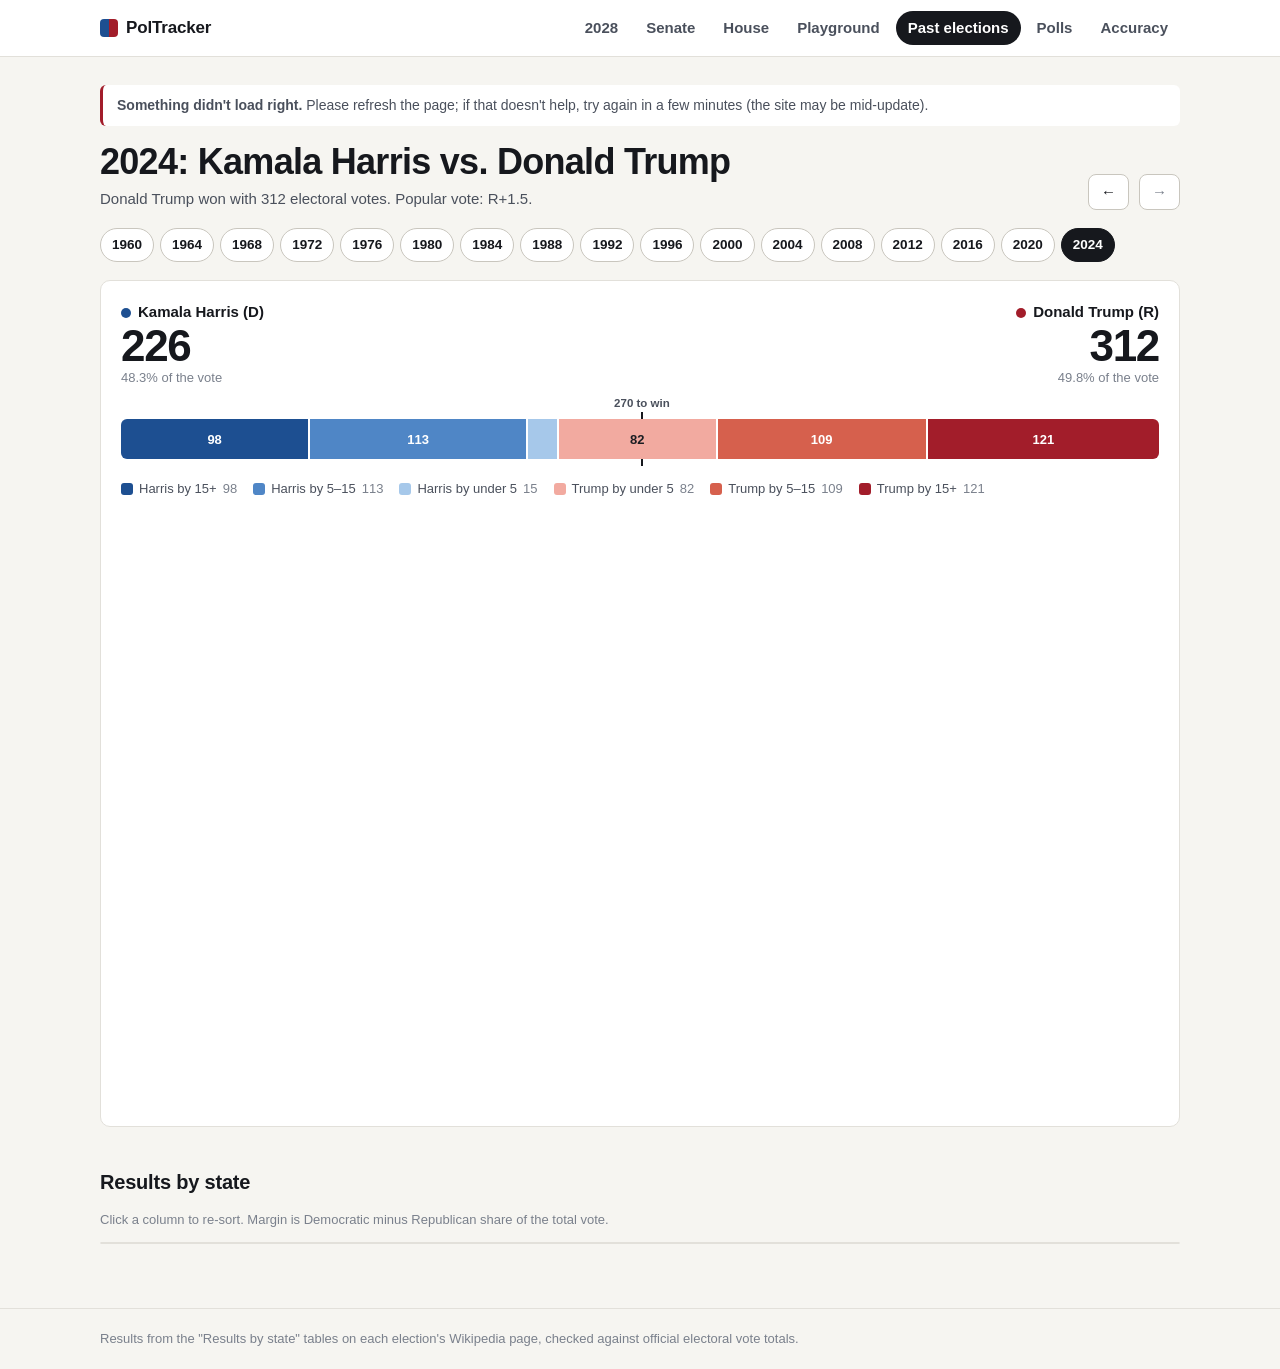
<file: site/history.html>
<!doctype html>
<html lang="en">
<head>
  <meta charset="utf-8">
  <meta name="viewport" content="width=device-width, initial-scale=1">
  <title>Past Elections · PolTracker</title>
  <meta name="description" content="State-by-state presidential election results and electoral maps, 1960 to 2024.">
  <link rel="icon" href="assets/icon.svg?v=8b0cd3b7" type="image/svg+xml">
  <meta property="og:type" content="website">
  <meta property="og:site_name" content="PolTracker">
  <meta property="og:title" content="Past Elections · PolTracker">
  <meta property="og:description" content="State-by-state presidential election results and electoral maps, 1960 to 2024.">
  <meta property="og:url" content="https://m3rk888.github.io/PolTracker/history.html">
  <meta property="og:image" content="https://m3rk888.github.io/PolTracker/assets/og.png">
  <meta property="og:image:width" content="1200">
  <meta property="og:image:height" content="630">
  <meta name="twitter:card" content="summary_large_image">
  <link rel="stylesheet" href="assets/style.css?v=2bb3e359">
</head>
<body>
  <header class="site-header">
    <div class="wrap">
      <a class="brand" href="index.html"><span class="brand-mark" aria-hidden="true"></span>PolTracker</a>
      <nav class="nav" aria-label="Main">
        <a href="index.html">2028</a>
        <a href="senate.html">Senate</a>
        <a href="house.html">House</a>
        <a href="playground.html">Playground</a>
        <a href="history.html" aria-current="page">Past elections</a>
        <a href="polls.html">Polls</a>
        <a href="accuracy.html">Accuracy</a>
      </nav>
    </div>
  </header>

  <main class="wrap">
    <div class="page-head">
      <div>
        <h1 id="title">Past elections</h1>
        <p class="dek" id="dek"></p>
      </div>
      <div class="year-nav">
        <button class="step" id="prev" type="button" aria-label="Previous election">←</button>
        <button class="step" id="next" type="button" aria-label="Next election">→</button>
      </div>
    </div>
    <div class="toggle years" id="years" role="group" aria-label="Choose an election year" style="margin-bottom:18px"></div>

    <section class="card">
      <div id="evbar"></div>
      <div id="map" class="map" aria-label="Map of results by state"></div>
      <div class="scale" id="scale"></div>
      <div id="notes" class="notice" hidden></div>
    </section>

    <section class="stats" id="stats" aria-label="Key numbers"></section>

    <section>
      <h2>Results by state</h2>
      <p class="muted small">Click a column to re-sort. Margin is Democratic minus Republican share of the total vote.</p>
      <div class="table-scroll"><table id="states"></table></div>
    </section>
  </main>

  <footer class="site-footer"><div class="wrap">Results from the "Results by state" tables on each election's Wikipedia page, checked against official electoral vote totals.</div></footer>

  <script src="https://cdn.plot.ly/plotly-geo-4.1.1.min.js"></script>
  <script src="assets/common.js?v=204cd6ce"></script>
  <script src="data/history.js?v=5b5f0559"></script>
  <script>
  (function () {
    const H = window.HISTORY;
    const years = H.years.map((y) => y.year);
    let idx = years.indexOf(+location.hash.slice(1));
    if (idx < 0) idx = years.length - 1;
    let table;

    const yearsEl = document.getElementById("years");
    yearsEl.innerHTML = years.map((y) => `<button type="button" data-year="${y}">${y}</button>`).join("");
    yearsEl.addEventListener("click", (e) => {
      const b = e.target.closest("button");
      if (b) go(years.indexOf(+b.dataset.year));
    });
    document.getElementById("prev").onclick = () => go(idx - 1);
    document.getElementById("next").onclick = () => go(idx + 1);
    document.addEventListener("keydown", (e) => {
      if (e.target.closest("input, select, textarea")) return;
      if (e.key === "ArrowLeft") go(idx - 1);
      if (e.key === "ArrowRight") go(idx + 1);
    });
    window.addEventListener("hashchange", () => {
      const i = years.indexOf(+location.hash.slice(1));
      if (i >= 0 && i !== idx) { idx = i; render(); }
    });

    function go(i) {
      if (i < 0 || i >= years.length) return;
      idx = i;
      history.replaceState(null, "", "#" + years[idx]);
      render();
    }

    const bandColor = (band) => {
      if (band === "Other") return PM.SHADES.other;
      const [party, ...rest] = band.split(" ");
      return PM.SHADES[party][H.bands.indexOf(rest.join(" "))];
    };

    function render() {
      const Y = H.years[idx];
      const dem = PM.surname(Y.dem), rep = PM.surname(Y.rep);
      const states = Y.units.filter((u) => !u.district);
      const total = Y.ev.D + Y.ev.R + Y.ev.Other;

      document.title = `${Y.year} Election · PolTracker`;
      document.getElementById("title").textContent = `${Y.year}: ${Y.dem} vs. ${Y.rep}`;
      const winner = Y.ev.D > Y.ev.R ? Y.dem : Y.rep;
      document.getElementById("dek").textContent =
        `${winner} won with ${Math.max(Y.ev.D, Y.ev.R)} electoral votes. Popular vote: ${PM.fmtMargin(Y.dem_pct - Y.rep_pct)}.`;
      yearsEl.querySelectorAll("button").forEach((b) => b.setAttribute("aria-pressed", +b.dataset.year === Y.year));
      document.getElementById("prev").disabled = idx === 0;
      document.getElementById("next").disabled = idx === years.length - 1;

      // EV bar: which states each segment's electoral votes came from
      const bandOf = (m) => H.bands.find((b, i) => i === H.bands.length - 1 || Math.abs(m) >= +b.match(/\d+/)[0]);
      const unitsIn = (seg) => Y.units.filter((u) => {
        if (seg === "Other") return u.ev_other > 0;
        const [party, ...rest] = seg.split(" ");
        return (party === "D" ? u.ev_dem : u.ev_rep) > 0 && bandOf(u.margin) === rest.join(" ");
      }).map((u) => u.unit).join(", ");
      const label = (band) => {
        if (band === "Other") return "Other";
        const [party, ...rest] = band.split(" ");
        return `${party === "D" ? dem : rep} by ${rest.join(" ")}`;
      };
      PM.renderEvBar(document.getElementById("evbar"), {
        total,
        left: { name: `${Y.dem} (D)`, ev: Y.ev.D, color: PM.SHADES.D[0], sub: `${PM.fmtPct(Y.dem_pct)} of the vote` },
        right: { name: `${Y.rep} (R)`, ev: Y.ev.R, color: PM.SHADES.R[0], sub: `${PM.fmtPct(Y.rep_pct)} of the vote` },
        center: Y.ev.Other ? `<strong>${Y.ev.Other}</strong>other` : "",
        segments: Y.segments.filter((s) => s.band !== "Other" || s.ev > 0)
          .map((s) => ({ label: label(s.band), ev: s.ev, color: bandColor(s.band), detail: unitsIn(s.band) })),
      });

      // Map
      const otherWinners = states.filter((u) => u.winner === "O");
      const evLine = (u) => {
        const parts = [[dem, u.ev_dem], [rep, u.ev_rep], ["other", u.ev_other]].filter(([, n]) => n > 0);
        return parts.length > 1 ? `Electoral votes split: ${parts.map(([n, v]) => `${n} ${v}`).join(", ")}` : `${u.ev_total} electoral votes`;
      };
      PM.renderMap(document.getElementById("map"), states.map((u) => ({
        state: u.state, margin: u.margin,
        color: u.winner === "O" ? PM.OTHER_COLOR : null,
        hover: `<b>${PM.esc(u.name)}</b> · ${evLine(u)}` +
          `<br>${PM.esc(Y.dem)}: ${PM.fmtPct(u.dem_pct)} (${PM.fmtInt(u.dem_votes)})` +
          `<br>${PM.esc(Y.rep)}: ${PM.fmtPct(u.rep_pct)} (${PM.fmtInt(u.rep_votes)})` +
          (u.top_other && u.top_other_pct >= 5 ? `<br>${PM.esc(u.top_other)}: ${PM.fmtPct(u.top_other_pct)}` : "") +
          `<br>Margin: <b>${PM.fmtMargin(u.margin)}</b>`,
      })));
      PM.renderScale(document.getElementById("scale"), {
        other: otherWinners.length ? `Won by ${[...new Set(otherWinners.map((u) => u.top_other.replace(/\s*\(.*\)/, "")))].join(" / ")}` : null,
      });

      // Notes: district splits, faithless/unpledged electors
      const notes = [];
      const districts = Y.units.filter((u) => u.district);
      ["ME", "NE"].forEach((st) => {
        const ds = districts.filter((u) => u.state === st);
        const s = states.find((u) => u.state === st);
        const split = ds.some((u) => u.winner !== s.winner);
        if (split) {
          const odd = ds.filter((u) => u.winner !== s.winner).map((u) => `${u.unit} (${PM.fmtMargin(u.margin)})`);
          notes.push(`<strong>${s.name}</strong> splits its electoral votes by district. ${odd.join(", ")} voted for ${odd.length && ds.find((u) => u.winner !== s.winner).winner === "D" ? dem : rep}, unlike the state as a whole.`);
        }
      });
      const unusual = states.filter((u) => u.ev_other > 0 && u.winner !== "O");
      if (unusual.length) {
        notes.push(`Electoral votes cast for someone other than the state's winner (faithless or unpledged electors, or an abstention): ` +
          unusual.map((u) => `${u.name} (${u.ev_other})`).join(", ") + ".");
      }
      const n = document.getElementById("notes");
      n.hidden = !notes.length;
      n.innerHTML = notes.join("<br>");

      // Stats
      const close = [...states].sort((a, b) => Math.abs(a.margin) - Math.abs(b.margin)).slice(0, 3);
      const prev = H.years[idx - 1];
      const shift = prev ? (Y.dem_pct - Y.rep_pct) - (prev.dem_pct - prev.rep_pct) : null;
      document.getElementById("stats").innerHTML = [
        ["Popular vote", PM.fmtMargin(Y.dem_pct - Y.rep_pct), `${PM.fmtInt(Y.total)} votes cast`],
        ["Shift from previous election", shift == null ? "—" : `${PM.fmtSigned(shift)} pts`, prev ? `${prev.year}: ${PM.fmtMargin(prev.dem_pct - prev.rep_pct)}` : "first year shown"],
        ["States won", `${states.filter((u) => u.winner === "D").length} – ${states.filter((u) => u.winner === "R").length}`,
          `${dem} – ${rep}${otherWinners.length ? `, ${otherWinners.length} other` : ""}`],
        ["Closest states", close.map((u) => u.state).join(", "), close.map((u) => PM.fmtMargin(u.margin)).join(", ")],
      ].map(([l, v, nn]) => `<div class="stat"><div class="label">${l}</div><div class="value">${v}</div><div class="note">${PM.esc(nn)}</div></div>`).join("");

      // Table (states and districts)
      const winnerName = (u) => u.winner === "D" ? dem : u.winner === "R" ? rep : (u.top_other || "Other").replace(/\s*\(.*\)/, "");
      const columns = [
        { key: "name", label: "State", sort: (u) => u.name },
        { key: "ev_total", label: "EV", num: true },
        { key: "winner", label: "Winner", sort: winnerName, render: (u) =>
          `<span class="chip"><i style="background:${u.winner === "O" ? PM.OTHER_COLOR : u.winner === "D" ? PM.SHADES.D[0] : PM.SHADES.R[0]}"></i>${PM.esc(winnerName(u))}</span>` },
        { key: "dem_pct", label: `${dem} %`, num: true, render: (u) => PM.fmtPct(u.dem_pct) },
        { key: "rep_pct", label: `${rep} %`, num: true, render: (u) => PM.fmtPct(u.rep_pct) },
        { key: "margin", label: "Margin", num: true, render: (u) => `<span class="${PM.marginClass(u.margin)}">${PM.fmtMargin(u.margin)}</span>` },
        { key: "total", label: "Total votes", num: true, render: (u) => PM.fmtInt(u.total) },
      ];
      const tableEl = document.getElementById("states");
      // Columns name the candidates, so rebuild the table each year
      table = PM.sortableTable(tableEl, columns, Y.units, table ? undefined : { key: "name", dir: 1 });
    }

    render();
    PM.onThemeChange(render);
  })();
  </script>
</body>
</html>
</file>
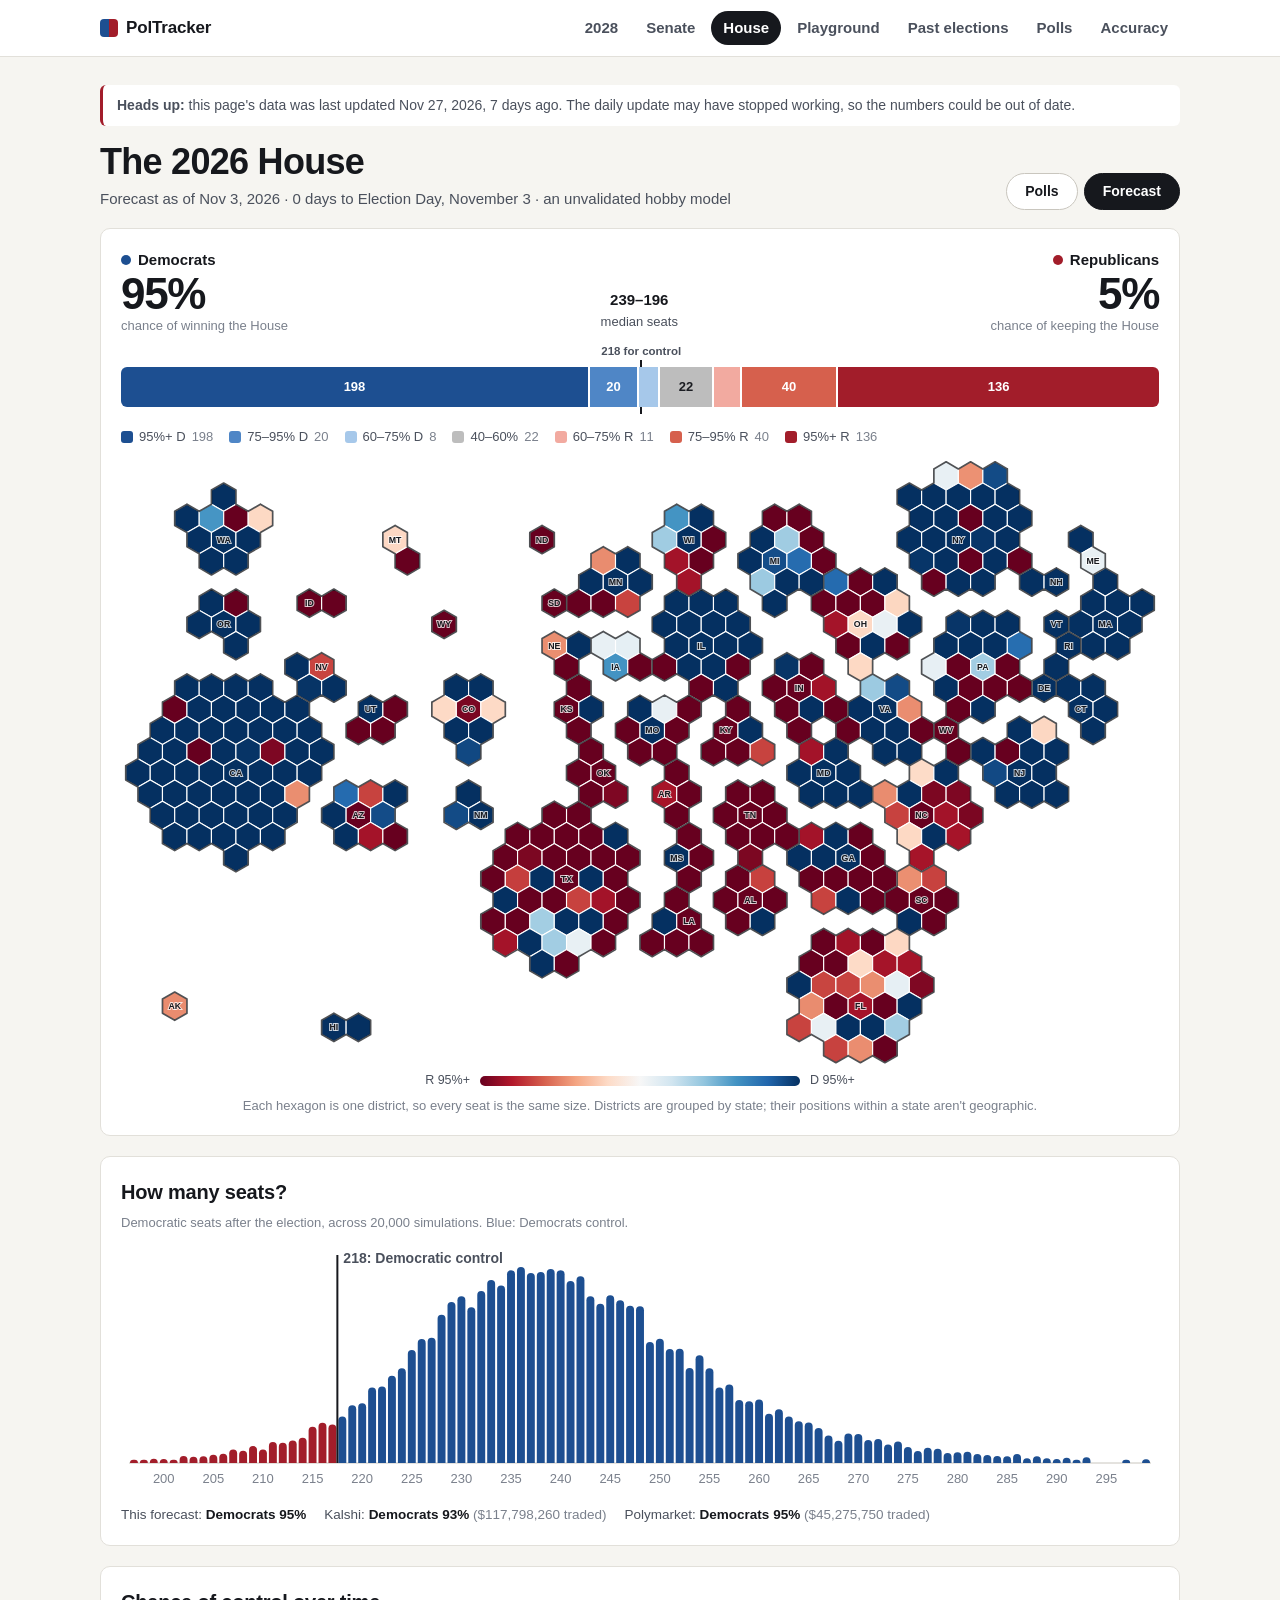
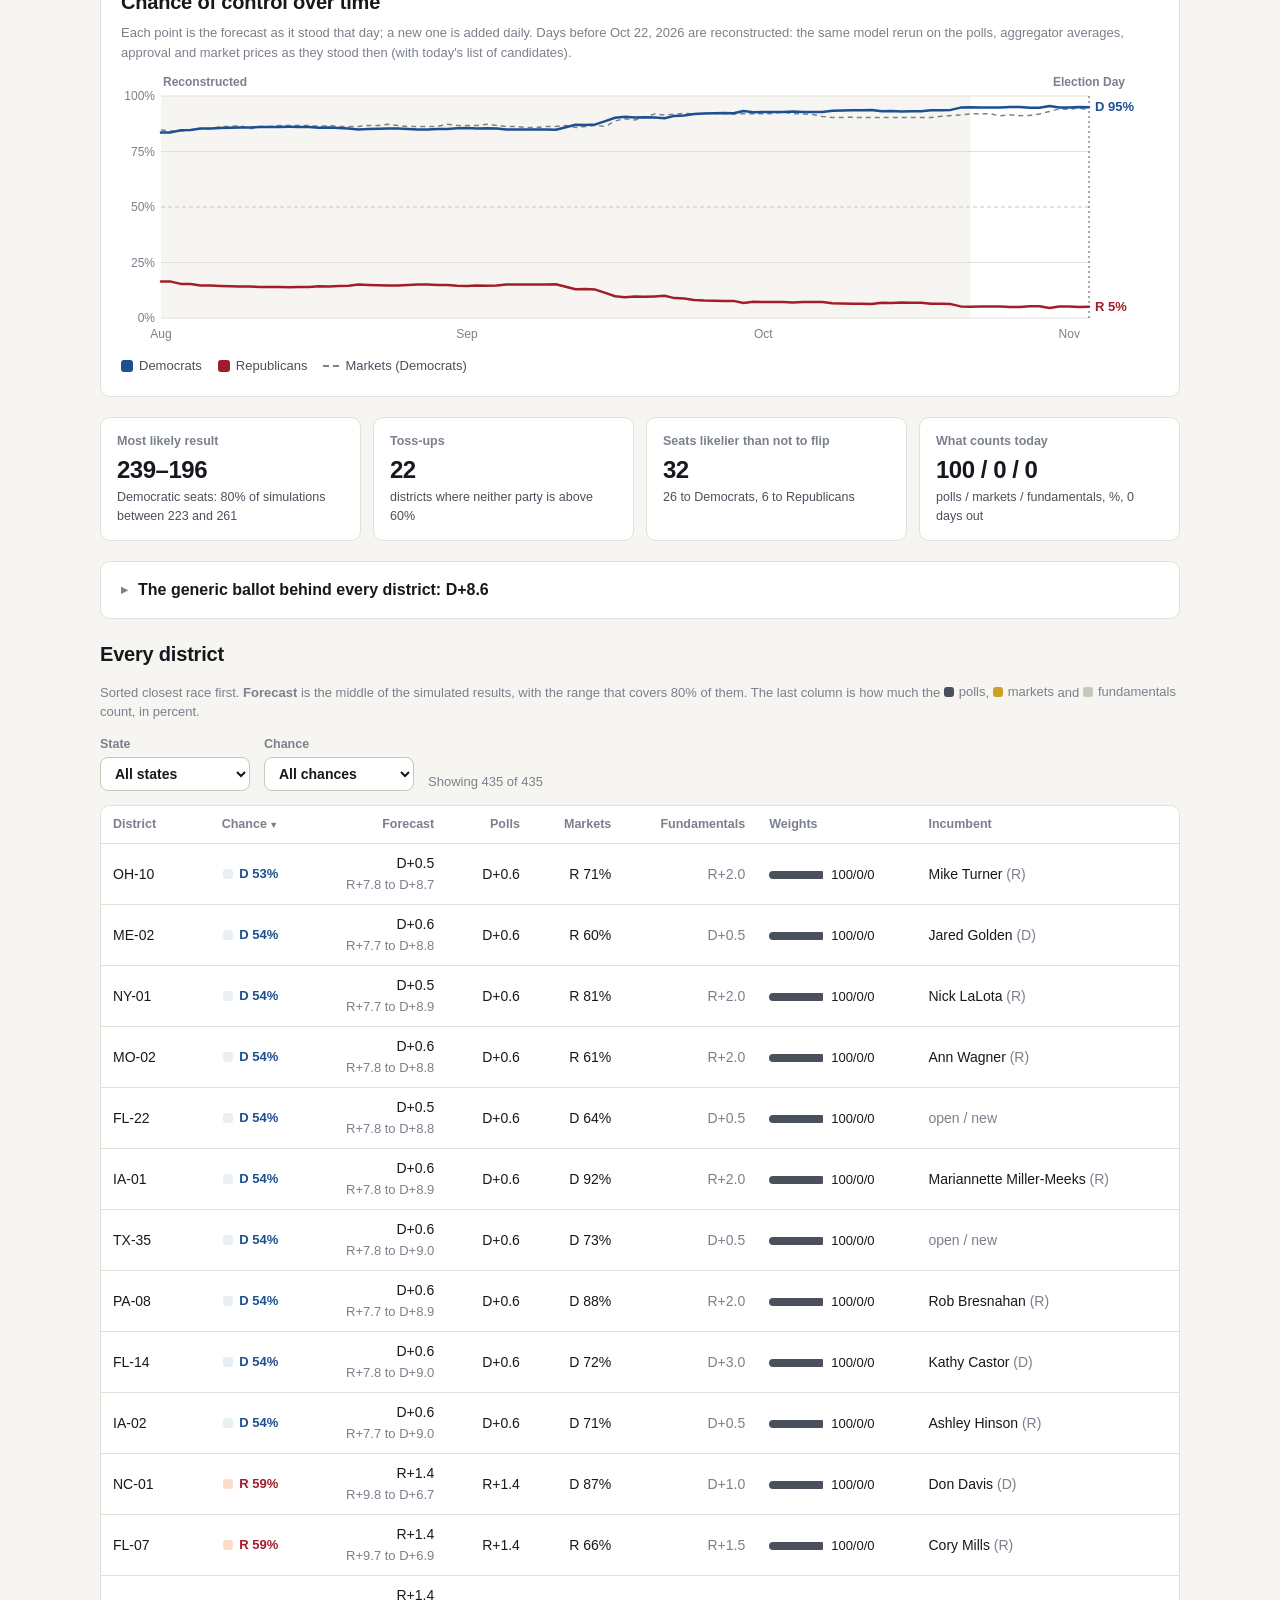
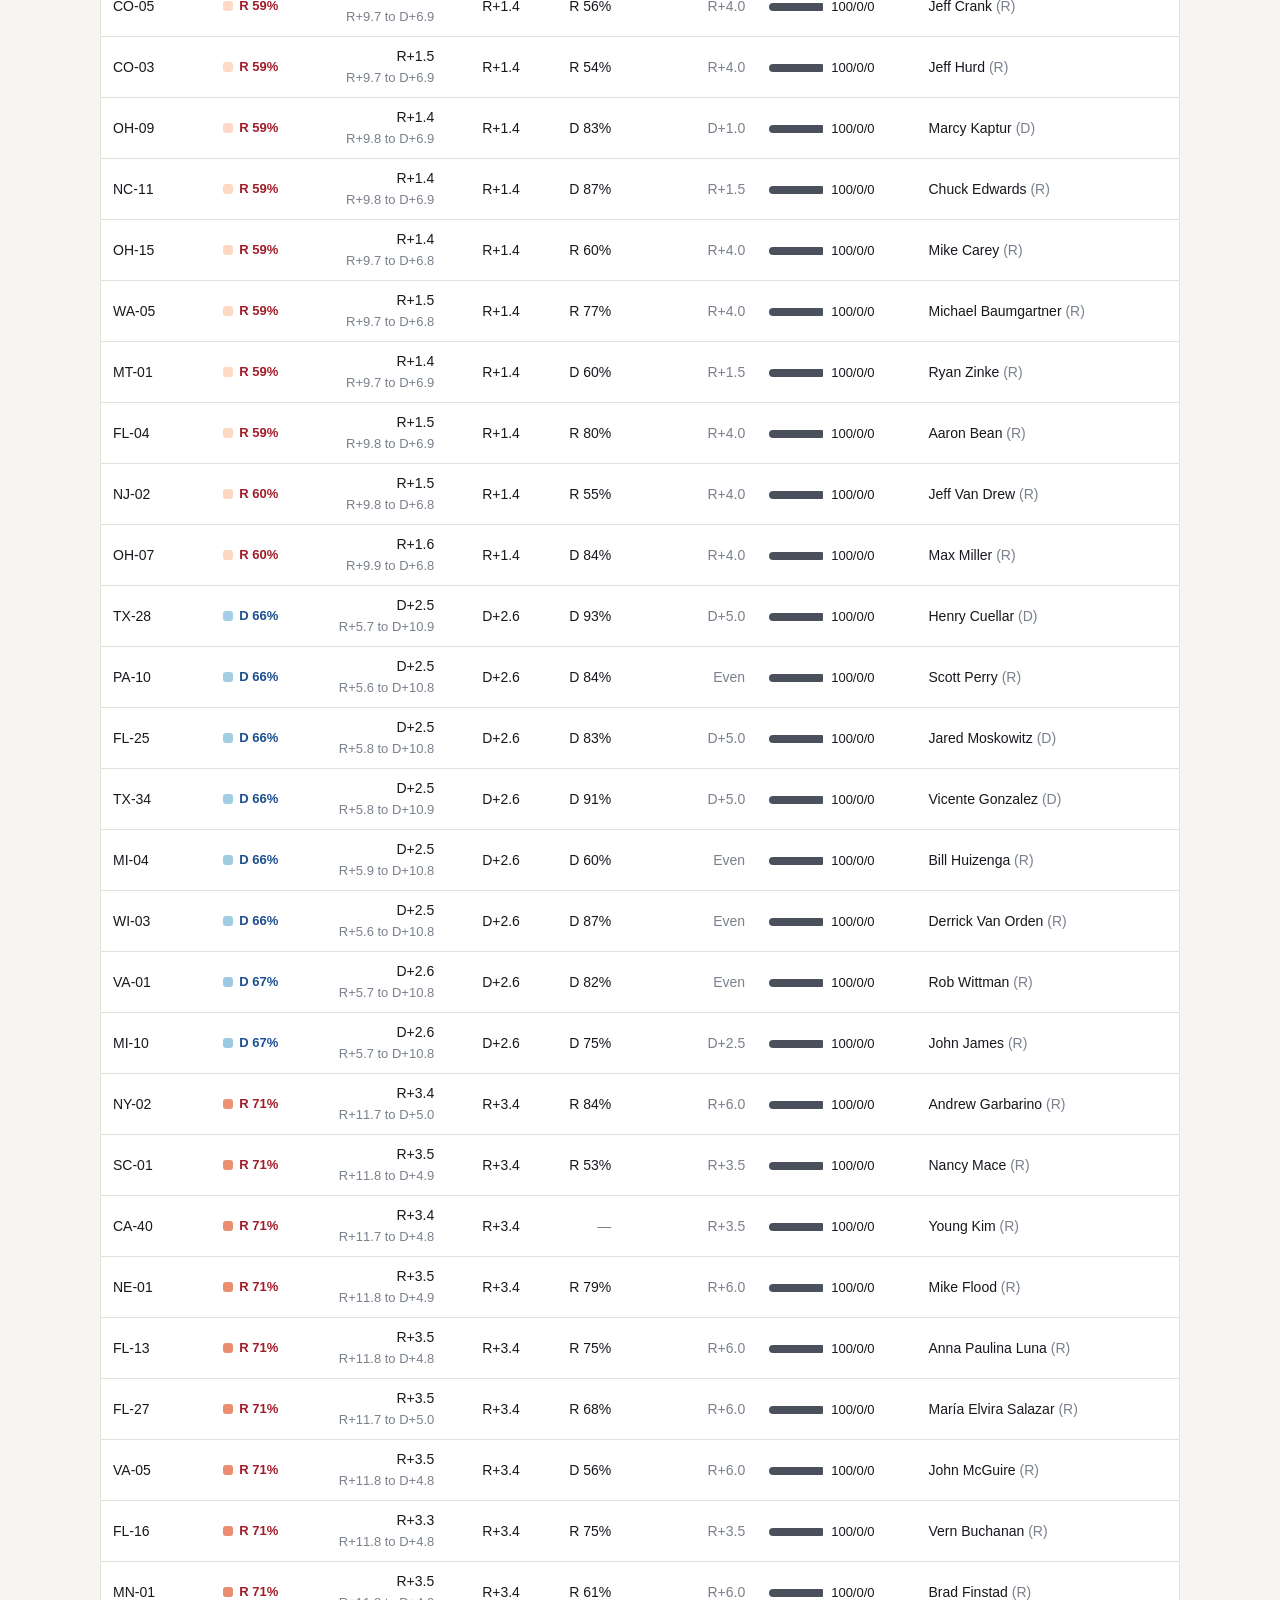
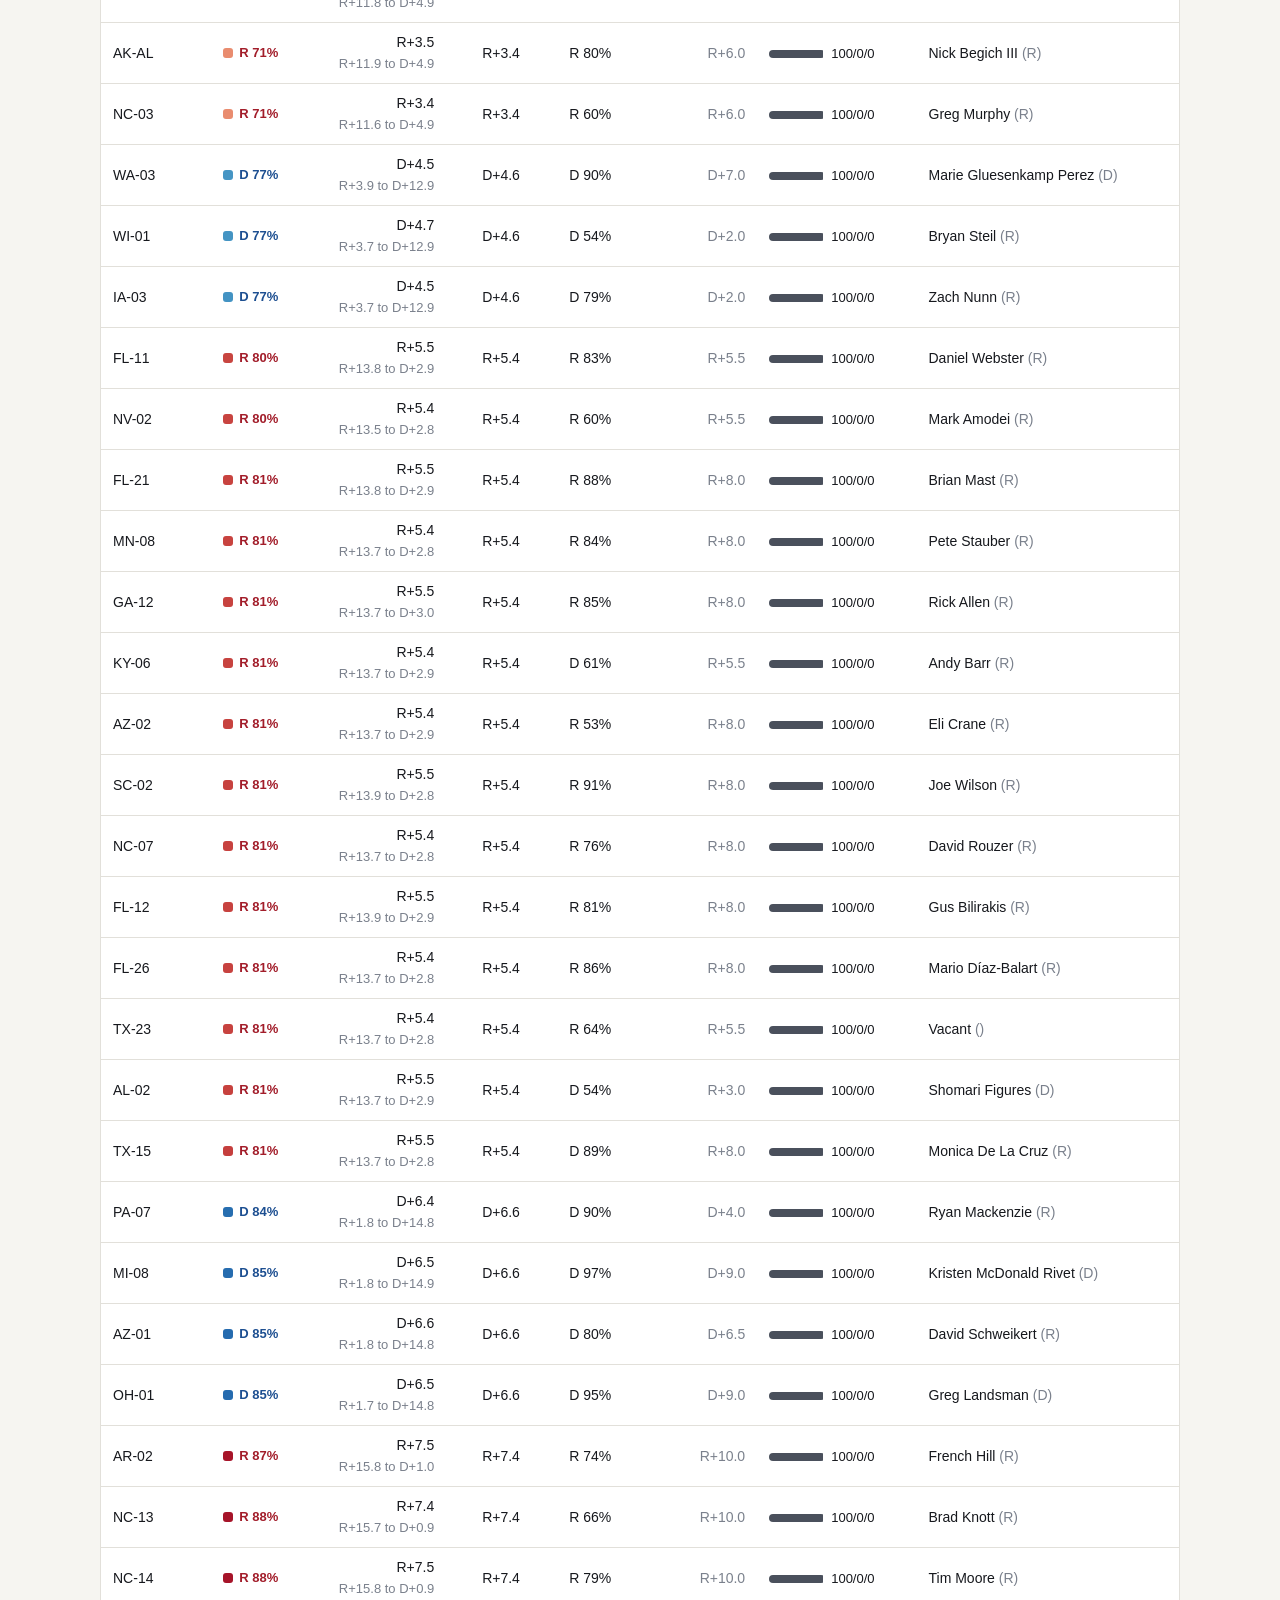
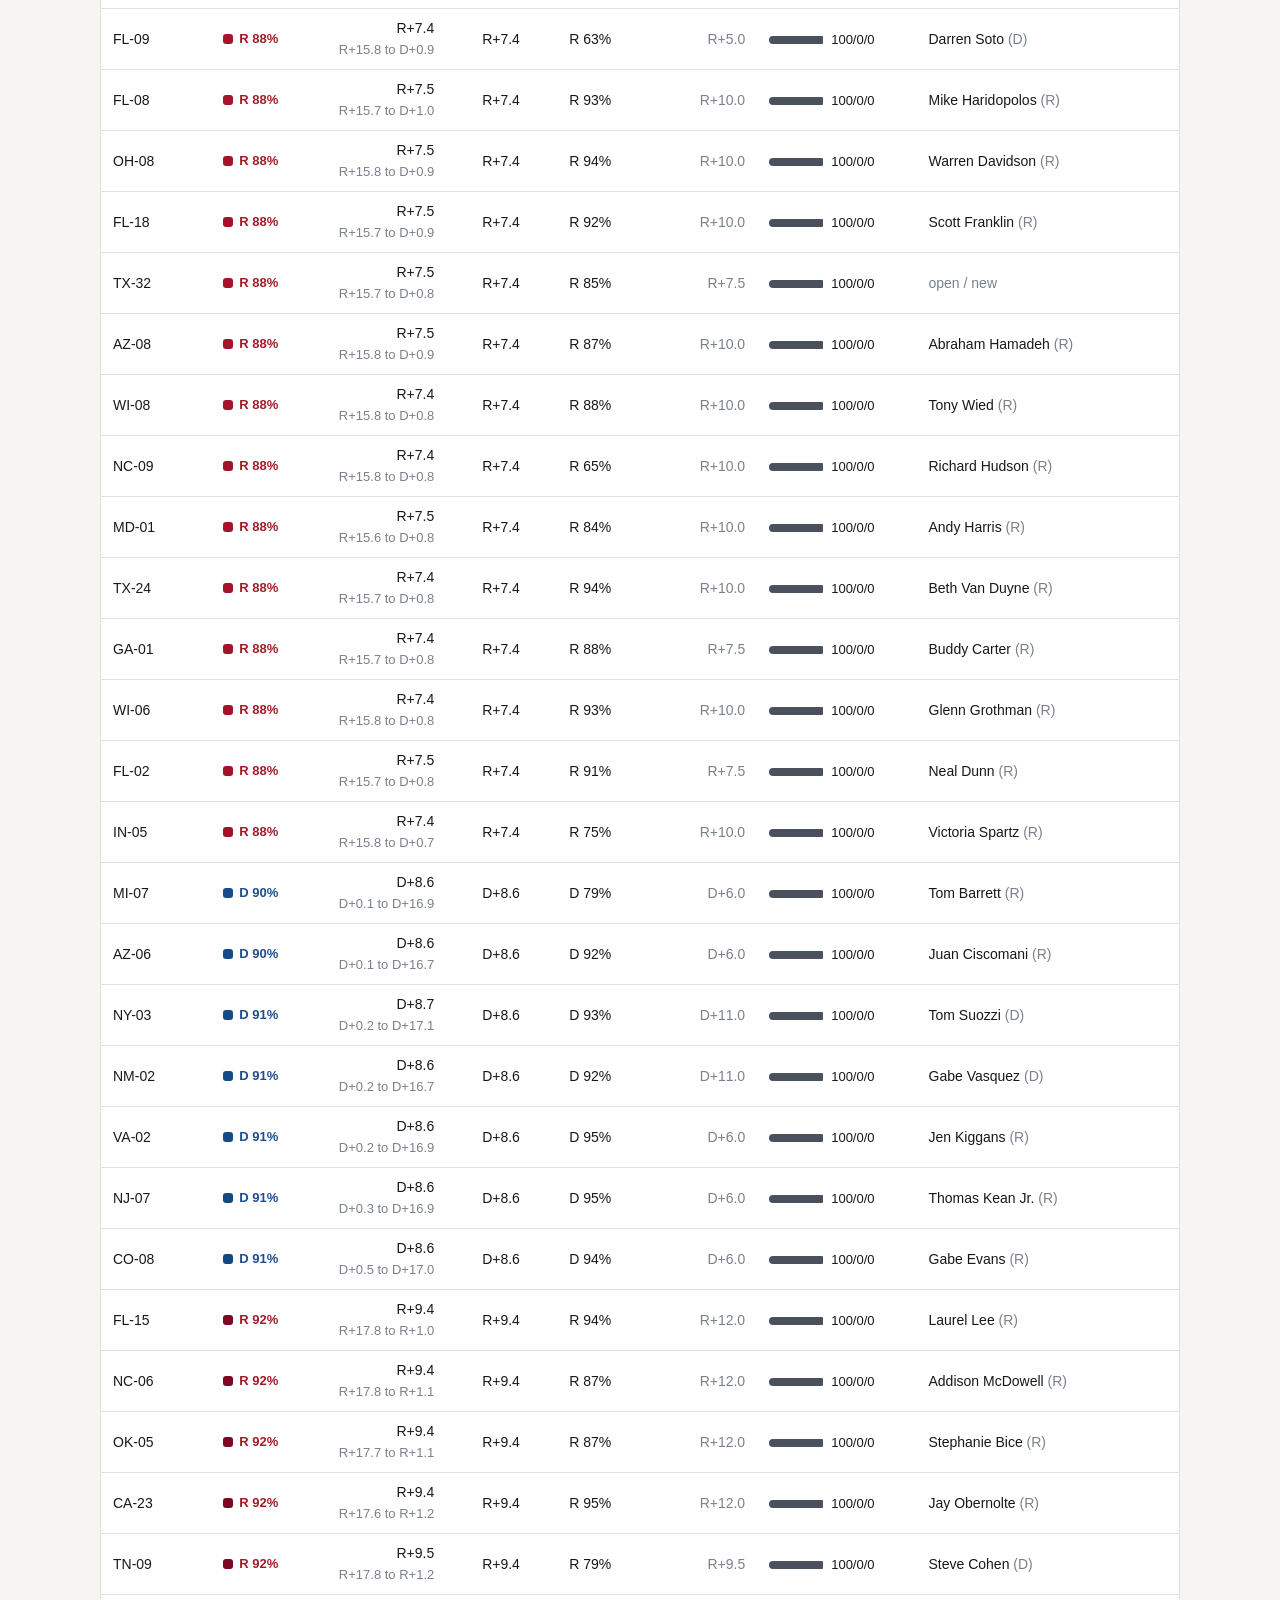
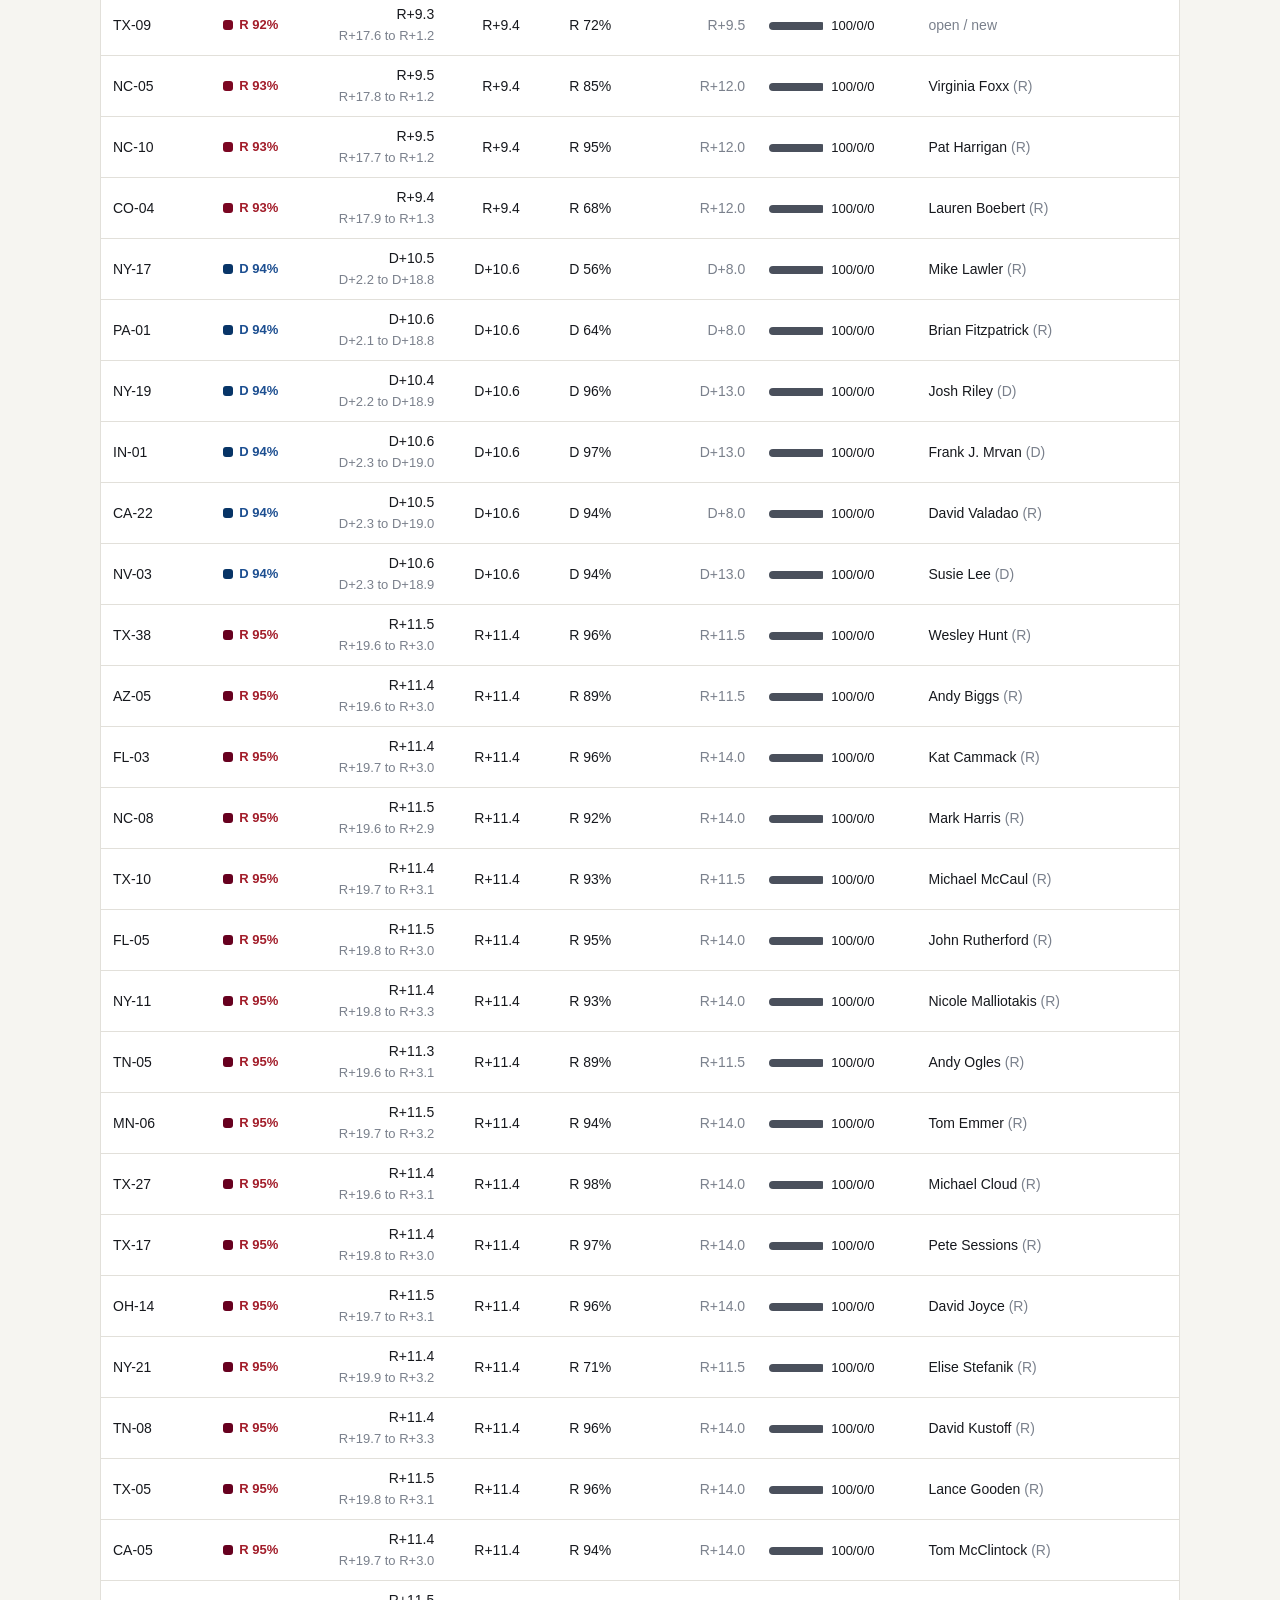
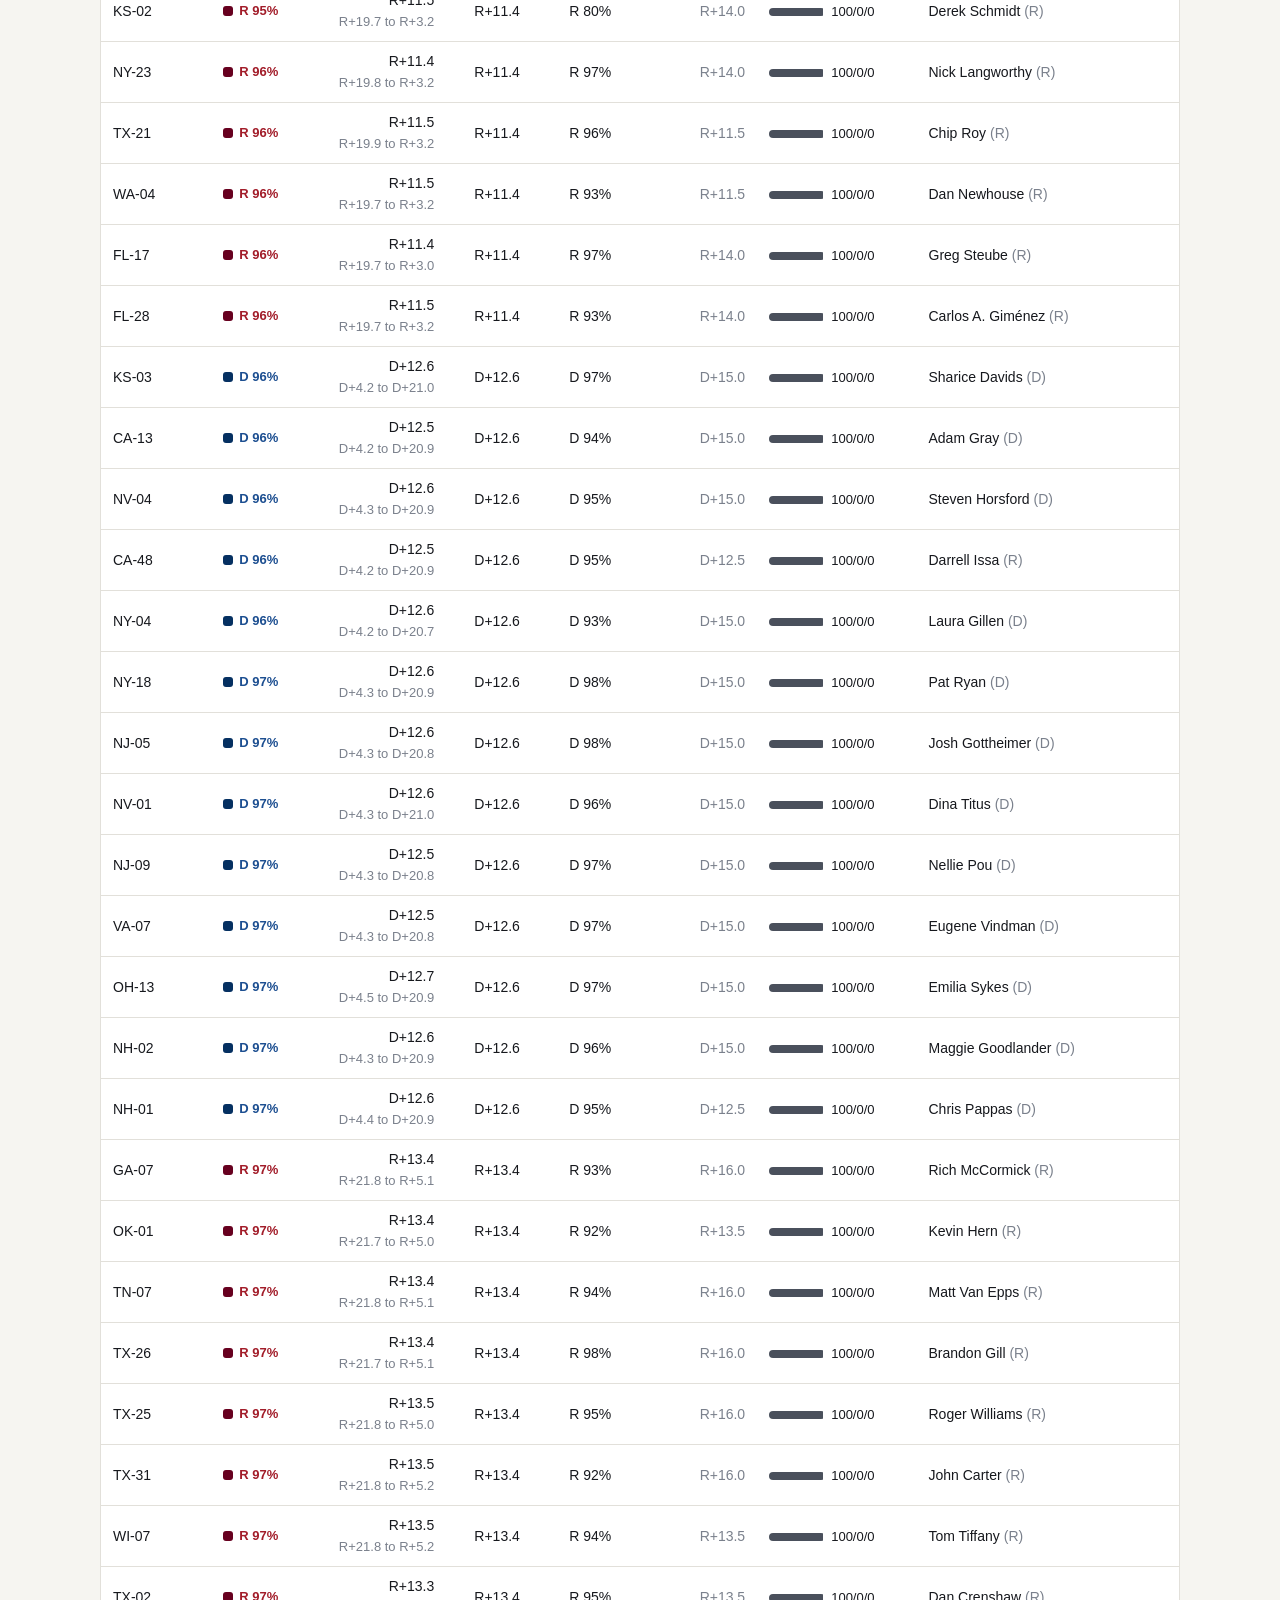
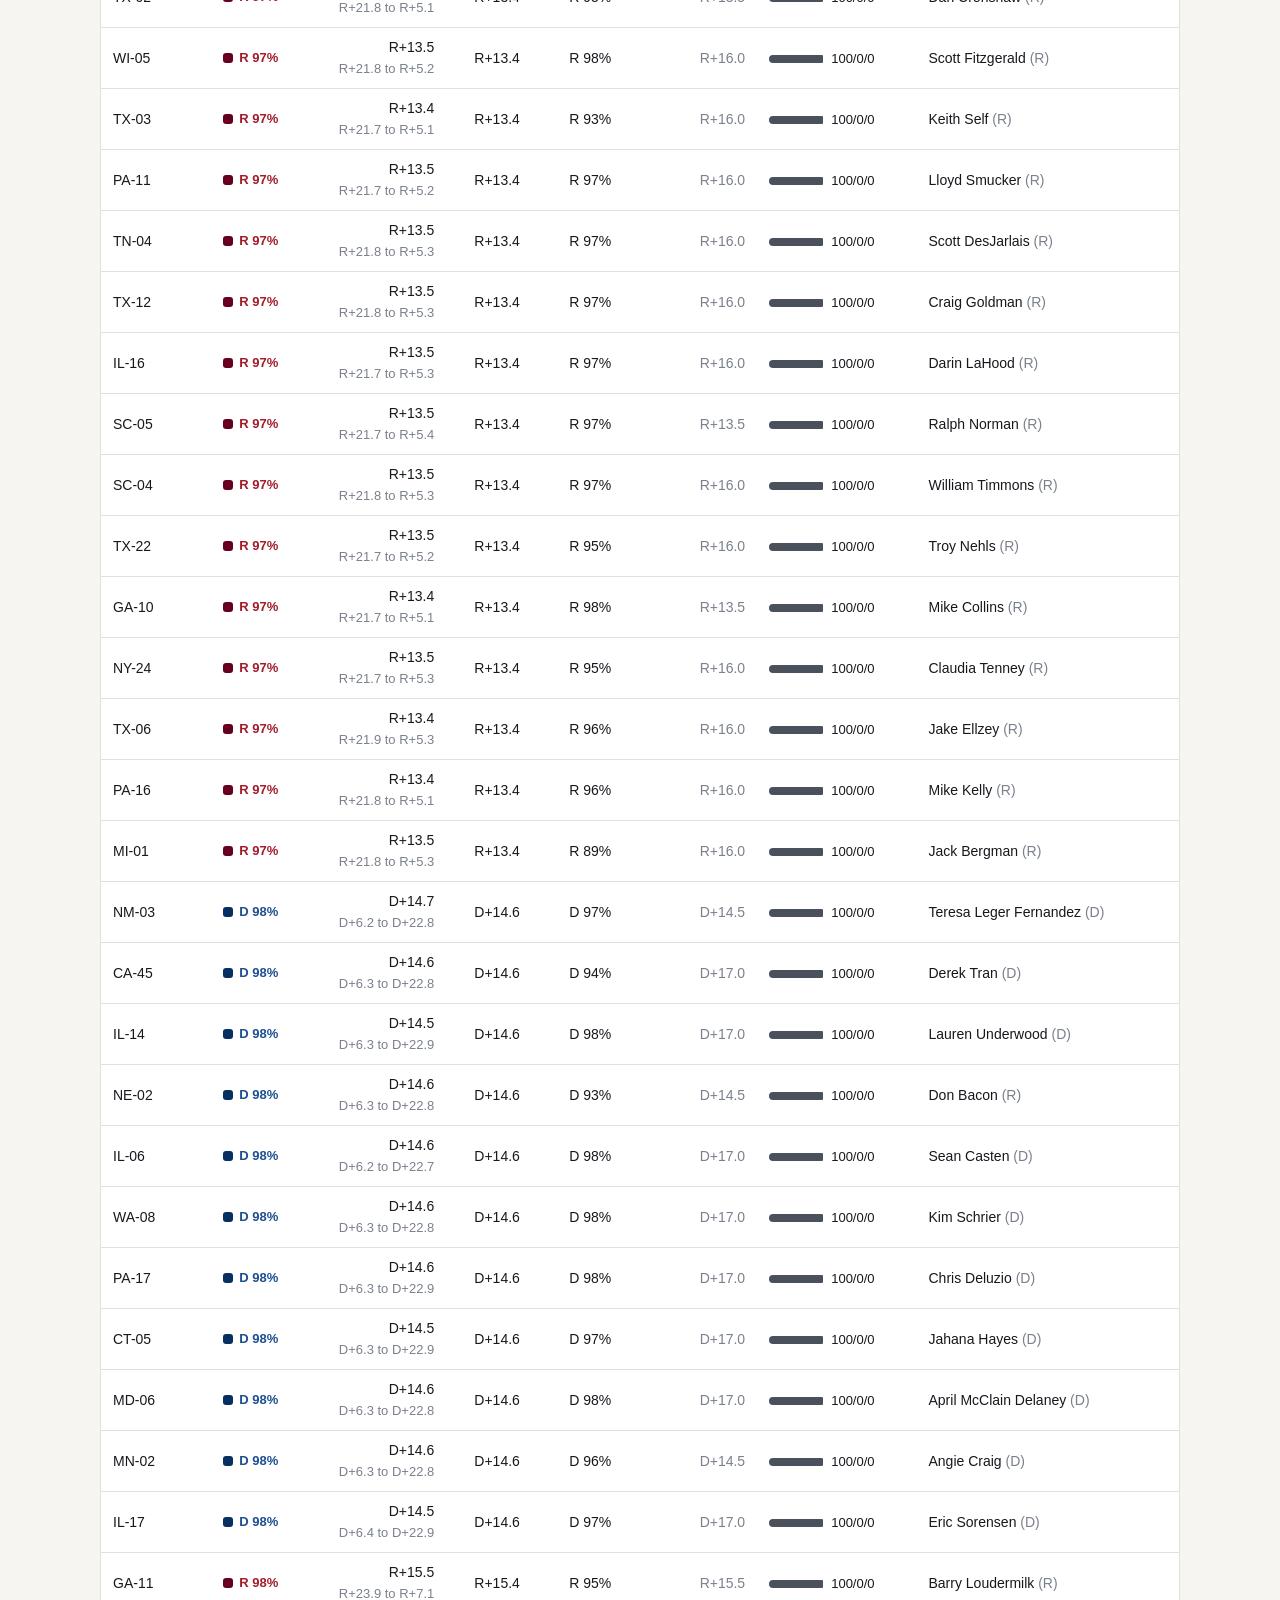
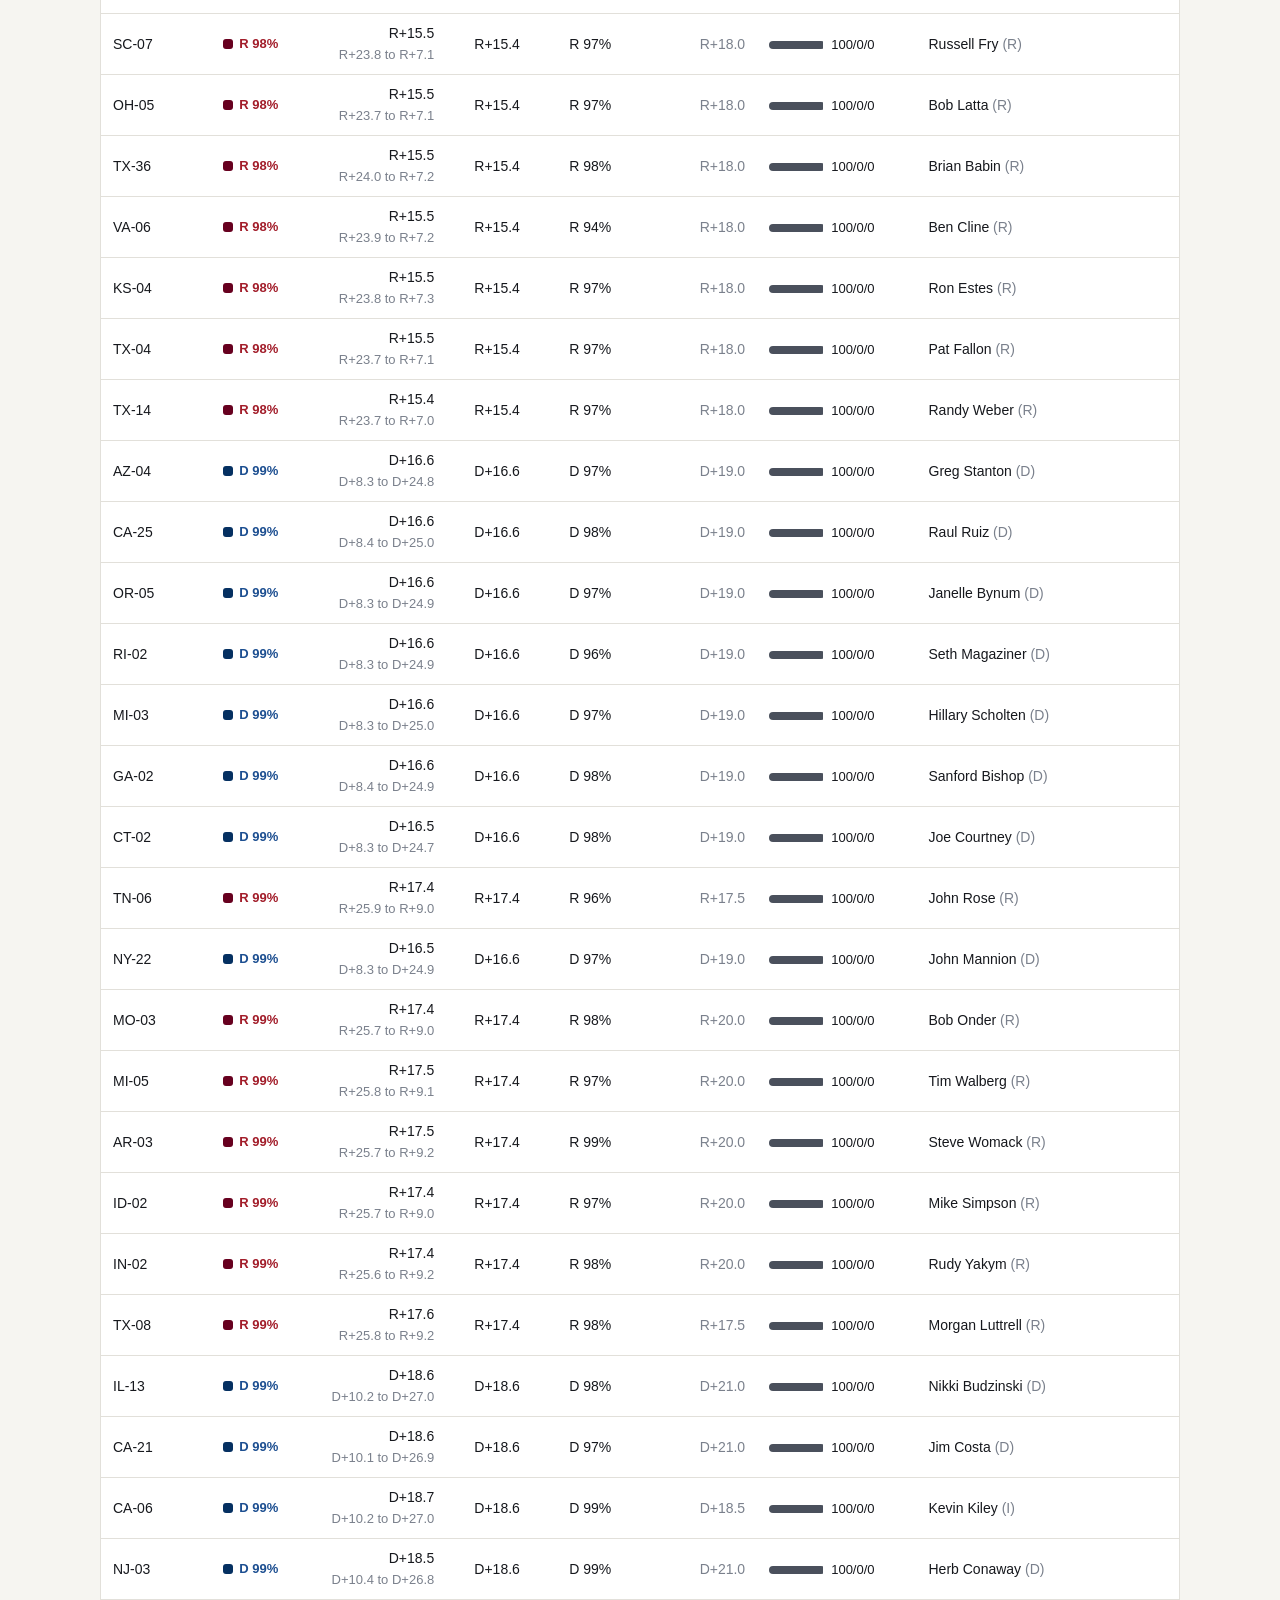
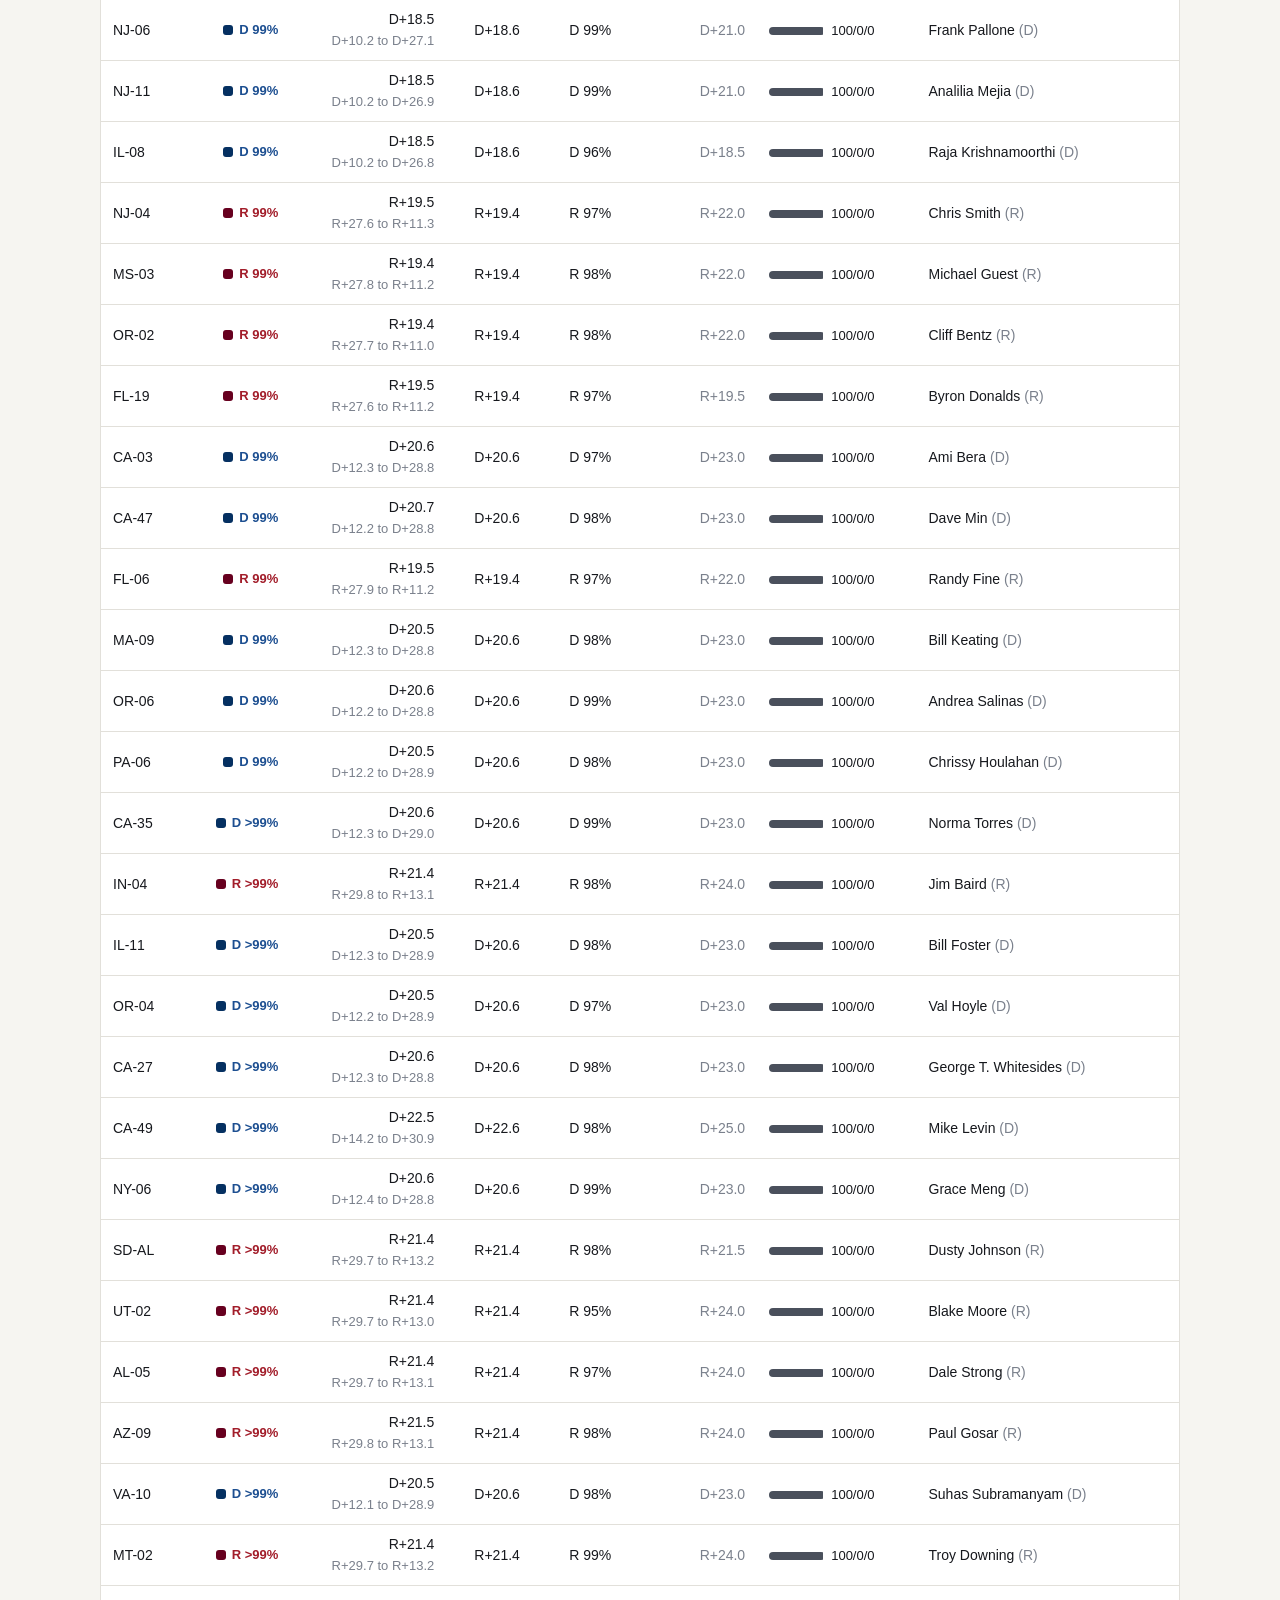
<file: site/house.html>
<!doctype html>
<html lang="en">
<head>
  <meta charset="utf-8">
  <meta name="viewport" content="width=device-width, initial-scale=1">
  <title>2026 House · PolTracker</title>
  <meta name="description" content="A forecast and poll-based estimate of all 435 U.S. House races in 2026, shown as an equal-area district map.">
  <link rel="icon" href="assets/icon.svg?v=8b0cd3b7" type="image/svg+xml">
  <meta property="og:type" content="website">
  <meta property="og:site_name" content="PolTracker">
  <meta property="og:title" content="2026 House · PolTracker">
  <meta property="og:description" content="A forecast and poll-based estimate of all 435 U.S. House races in 2026, shown as an equal-area district map.">
  <meta property="og:url" content="https://m3rk888.github.io/PolTracker/house.html">
  <meta property="og:image" content="https://m3rk888.github.io/PolTracker/assets/og.png">
  <meta property="og:image:width" content="1200">
  <meta property="og:image:height" content="630">
  <meta name="twitter:card" content="summary_large_image">
  <link rel="stylesheet" href="assets/style.css?v=2bb3e359">
</head>
<body data-view="forecast">
  <header class="site-header">
    <div class="wrap">
      <a class="brand" href="index.html"><span class="brand-mark" aria-hidden="true"></span>PolTracker</a>
      <nav class="nav" aria-label="Main">
        <a href="index.html">2028</a>
        <a href="senate.html">Senate</a>
        <a href="house.html" aria-current="page">House</a>
        <a href="playground.html">Playground</a>
        <a href="history.html">Past elections</a>
        <a href="polls.html">Polls</a>
        <a href="accuracy.html">Accuracy</a>
      </nav>
    </div>
  </header>

  <main class="wrap">
    <div class="page-head">
      <div>
        <h1>The 2026 House</h1>
        <p class="dek" id="dek"></p>
      </div>
      <div id="view"></div>
    </div>

    <section class="card">
      <div id="bar"></div>
      <div class="hexmap-wrap"><svg id="hexmap" role="img" aria-label="Map of all 435 House districts, one hexagon each"></svg></div>
      <div class="scale only-forecast" id="scale"></div>
      <div class="scale only-results" id="r-scale"></div>
      <p class="muted small" style="text-align:center;margin:6px 0 0">Each hexagon is one district, so every seat is the same size. Districts are grouped by state; their positions within a state aren't geographic.</p>
    </section>

    <section class="card only-results">
      <h2>How the forecast did</h2>
      <p class="muted small" style="margin:-6px 0 8px">Compared with the forecast published on Election Day morning.
        <a href="accuracy.html">More on accuracy</a>.</p>
      <div class="compare" id="res-compare"></div>
    </section>

    <section class="card only-forecast">
      <h2>How many seats?</h2>
      <p class="muted small" id="hist-note" style="margin:-6px 0 0"></p>
      <div id="hist"></div>
      <div class="compare" id="compare"></div>
    </section>

    <section class="card only-forecast">
      <h2>Chance of control over time</h2>
      <p class="muted small" id="trk-note" style="margin:-6px 0 0"></p>
      <div id="tracker"></div>
    </section>

    <section class="stats" id="stats" aria-label="Key numbers"></section>

    <details class="card polls-drawer">
      <summary><span id="generic-summary">The generic ballot behind every district</span></summary>
      <p class="muted small">"If the election were held today, would you vote for the Democratic or Republican candidate for Congress in your district?"
        Each aggregator averages hundreds of these polls; this page averages the aggregators.</p>
      <div class="table-scroll"><table id="generic"></table></div>
    </details>

    <section>
      <h2>Every district</h2>
      <p class="muted small only-forecast">Sorted closest race first. <strong>Forecast</strong> is the middle of the simulated
        results, with the range that covers 80% of them. The last column is how much the
        <span class="w-key"><i style="background:var(--ink-2)"></i>polls</span>,
        <span class="w-key"><i style="background:var(--other)"></i>markets</span> and
        <span class="w-key"><i style="background:var(--rule-strong)"></i>fundamentals</span> count, in percent.</p>
      <div class="filters">
        <label>State <select id="f-state"><option value="">All states</option></select></label>
        <label><span id="f-rating-label">Rating</span> <select id="f-rating"></select></label>
        <span class="muted small" id="count" aria-live="polite"></span>
      </div>
      <div class="table-scroll"><table id="districts"></table></div>
    </section>

    <section class="card prose only-results">
      <h2>About these results</h2>
      <p>Results come from Wikipedia's 2026 House elections article, read once a day, and update as races are called.
        A district shows as uncalled until a winner is marked there. The Forecast view still shows the forecast exactly as
        it stood on Election Day morning, and the <a href="accuracy.html">accuracy page</a> grades it district by district.</p>
    </section>

    <section class="card prose only-polls">
      <h2>How this estimate works</h2>
      <p>Individual House races are rarely polled, so every district is estimated the same way: its partisan lean
        (<a href="https://www.cookpolitical.com/cook-pvi" target="_blank" rel="noopener">Cook PVI</a>) applied to the
        national environment from the generic congressional ballot, currently <strong id="m-env"></strong>.
        A district rated R+5 is about 5 points more Republican than the country in two-party share, roughly 10 points of margin,
        so with the nation at D+8 it comes out near D-2.</p>
      <p>Cook's 2026 PVI is calculated for the district lines actually used this year, so states that redrew their maps
        mid-decade (Texas, California, Missouri, North Carolina, Ohio, Utah and others) are covered.</p>
      <p>This ignores candidates: incumbents, scandals and money often move a district several points from its lean.
        Ratings use the same cutoffs as the other maps. This view is a snapshot of the polls; switch to
        <a href="#forecast" data-goto="forecast">Forecast</a> for chances of winning.</p>
    </section>

    <section class="card prose only-forecast">
      <h2>How the forecast works</h2>
      <p class="caveat"><strong>This is an unvalidated hobby model.</strong> It uses a standard method, but its settings
        are judgment calls, and it hasn't been tested against past elections the way professional forecasts are.
        Treat the percentages as a rough guide.</p>
      <p><strong>1. Three estimates for every district</strong>, each a margin (Democrat minus Republican):</p>
      <p>• <strong>Polls</strong>: the estimate in the Polls view, the generic-ballot average plus the district's lean.
        Districts are rarely polled on their own.<br>
        • <strong>Markets</strong>: what traders on <a href="https://polymarket.com" target="_blank" rel="noopener">Polymarket</a>
        and <a href="https://kalshi.com" target="_blank" rel="noopener">Kalshi</a> are paying, averaged when both list the district
        (<span data-f="n_markets"></span> of 435 have a market with at least $<span data-f="min_volume"></span> traded).
        A price of 70¢ means about a 70% chance; the model converts that into the margin that would give a 70% chance
        under its own uncertainty.<br>
        • <strong>Fundamentals</strong>: what history says without polls. In midterms since 1994 the president's party has
        run about 4.5 points behind in the House vote, plus about 1 point for every 6 points of net approval.
        Trump's net approval is <span data-f="approval"></span>, which points to a national environment of
        <strong data-f="env_fund"></strong> (the generic-ballot polls say <span data-f="env_polls"></span>).
        Each district adds its partisan lean (2 × Cook PVI), and an incumbent running again gets
        <span data-f="incumbency"></span> points, since the lean alone ignores candidates.</p>
      <p><strong>2. A weighted blend.</strong> Polls count more as Election Day nears: their weight is
        1 ÷ (1 + days left ÷ <span data-f="poll_days"></span>). The rest goes 60% to markets and 40% to fundamentals.
        Today, <span data-f="days"></span> days out: <strong data-f="weights"></strong>.
        Where a district has no market, its share goes to the others.</p>
      <p><strong>3. Uncertainty.</strong> The result will miss the blend. The model assumes a national miss shared by every
        district (typically about <span data-f="sd_nat"></span> points), a regional miss shared by nearby states
        (about <span data-f="sd_reg"></span>), and a miss in each district on its own (about <span data-f="sd_race"></span>,
        larger than for states since district estimates are rougher). Big misses are drawn a little more often than a
        bell curve would.</p>
      <p><strong>4. Simulate.</strong> The model runs the election <span data-f="draws"></span> times with random misses.
        A district's chances are the share of runs each party wins it; Democrats control the House in runs where
        they win 218 or more seats.</p>
      <p>The markets' own odds on House control are shown above for comparison. They aren't independent of this
        forecast, since district market prices are one of its inputs. Market prices fetched <span data-f="fetched"></span>.</p>
    </section>
  </main>

  <footer class="site-footer"><div class="wrap">Districts, candidates and Cook PVI from Wikipedia's 2026 House elections article (read from its exact page source); generic ballot from the aggregators linked above. Market prices from Polymarket and Kalshi's public data; approval from Wikipedia's average of approval trackers.</div></footer>

  <script src="assets/common.js?v=204cd6ce"></script>
  <script src="data/house.js?v=de773ee2"></script>
  <script src="data/forecast_2026.js?v=8282bc1d"></script>
  <script>
  (function () {
    const H = window.HOUSE, F = window.FORECAST_2026, FH = F.house, sm = FH.summary, w = F.weights;
    PM.staleNotice(H.as_of);
    const color = Object.fromEntries(H.ratings.map((r) => [r.name, r.color]));
    const D = H.districts;
    const fc = Object.fromEntries(FH.races.map((r) => [r.key, r]));
    const NAMES = H.state_names;
    const cands = (d) => [d.dem && `${d.dem} (D)`, d.rep && `${d.rep} (R)`, d.others].filter(Boolean).join(", ") || "—";
    const pvi = (p) => (p === 0 ? "EVEN" : `${p > 0 ? "D" : "R"}+${Math.abs(p)}`);
    const range = (f) => `${PM.fmtMargin(f.lo)} to ${PM.fmtMargin(f.hi)}`;
    let view;

    // Static text
    const fill = {
      n_markets: FH.races.filter((r) => r.market_p != null).length,
      min_volume: F.settings.min_volume.toLocaleString("en-US"), approval: `${PM.fmtSigned(F.approval.net)} (${F.approval.approve}% approve, ${F.approval.disapprove}% disapprove)`,
      env_fund: PM.fmtMargin(F.environment.fundamentals), env_polls: PM.fmtMargin(F.environment.polls),
      incumbency: F.settings.incumbency, poll_days: F.settings.poll_days, days: F.days_out,
      weights: `polls ${Math.round(w.polls * 100)}%, markets ${Math.round(w.markets * 100)}%, fundamentals ${Math.round(w.fundamentals * 100)}%`,
      sd_nat: FH.sigma.national.toFixed(1), sd_reg: FH.sigma.region.toFixed(1), sd_race: FH.sigma.race.toFixed(1),
      draws: F.settings.draws.toLocaleString("en-US"),
      fetched: F.markets_fetched ? new Date(F.markets_fetched.replace("Z", ":00Z")).toLocaleString("en-US", { month: "short", day: "numeric", hour: "numeric", minute: "2-digit" }) : "—",
    };
    document.querySelectorAll("[data-f]").forEach((el) => { el.textContent = fill[el.dataset.f]; });
    document.getElementById("m-env").textContent = PM.fmtMargin(H.environment);
    document.getElementById("generic-summary").textContent =
      `The generic ballot behind every district: ${PM.fmtMargin(H.environment)}`;
    document.getElementById("hist-note").textContent =
      `Democratic seats after the election, across ${F.settings.draws.toLocaleString("en-US")} simulations. Blue: Democrats control.`;
    document.getElementById("compare").innerHTML = `<span>This forecast: <strong>Democrats ${PM.fmtProb(sm.p_dem_control)}</strong></span>` +
      Object.entries(FH.markets).map(([src, m]) => `<span>${src}: <strong>Democrats ${PM.fmtProb(m.p_dem)}</strong> <span class="muted">($${PM.fmtInt(m.volume)} traded)</span></span>`).join("");
    PM.renderScale(document.getElementById("scale"), { left: "R 95%+", right: "D 95%+" });

    // Tracker: the forecast as it stood each day
    const firstDaily = (hist) => hist.find((p) => p.kind !== "reconstructed");
    const trackerNote = (hist) => {
      const fd = firstDaily(hist), rc = hist.filter((p) => p.kind === "reconstructed");
      return `Each point is the forecast as it stood that day; a new one is added daily.` + (rc.length
        ? ` Days before ${PM.fmtDate(fd ? fd.date : F.as_of)} are reconstructed: the same model rerun on the polls, aggregator ` +
          `averages, approval and market prices as they stood then (with today's list of candidates).` : "");
    };

    // Hex map
    const svg = document.getElementById("hexmap");
    const hexEls = PM.buildHexMap(svg, D);

    // Results (after Election Day)
    const RES = H.results || {};
    const isCalled = (d) => RES[d.id] && RES[d.id].dem_won != null;
    const calledD = D.filter(isCalled);
    const hasResults = calledD.length > 0;
    const pWinner = (d) => (RES[d.id].dem_won ? fc[d.id].p_dem : 1 - fc[d.id].p_dem);
    const outcome = (d) => (!isCalled(d) ? "Not yet called" : pWinner(d) > 0.5 ? "Called right" : "Missed");
    const winnerText = (d) => (RES[d.id].dem_won ? `${d.dem || "Democrat"} (D)` : `${d.rep || "Republican"} (R)`);

    const tip = (d) => {
      const f = fc[d.id];
      const head = `<strong>${PM.esc(d.name)}</strong> (${d.id})`;
      const tail = `<br>Partisan lean: ${pvi(d.pvi)}<br>Incumbent: ${d.incumbent ? `${PM.esc(d.incumbent)} (${d.incumbent_party})` : "none (new or open seat)"}` +
        `<br>Candidates: ${PM.esc(cands(d))}`;
      if (view === "results") return head + (isCalled(d)
        ? `<br>Winner: <strong>${PM.esc(winnerText(d))}</strong>` + (RES[d.id].margin != null ? ` by ${Math.abs(RES[d.id].margin).toFixed(1)} pts` : "") +
          `<br>Forecast gave the winner ${PM.fmtProb(pWinner(d))}`
        : `<br>Not yet called<br>Forecast: ${PM.fmtChance(f.p_dem)}`) + tail;
      if (view === "forecast") return head + `<br>Chance: <strong>${PM.fmtChance(f.p_dem)}</strong>` +
        `<br>Forecast: ${PM.fmtMargin(f.median)} <span style="opacity:.75">(80%: ${range(f)})</span>` +
        `<br>Polls ${PM.fmtMargin(f.polls)} · Markets ${f.market_p == null ? "—" : PM.fmtChance(f.market_p)} · Fundamentals ${PM.fmtMargin(f.fundamentals)}` + tail;
      return head + `<br>Estimate: <strong>${PM.fmtMargin(d.estimate)}</strong>, ${d.rating}` + tail;
    };
    svg.addEventListener("mousemove", (e) => {
      const h = e.target.closest(".hex");
      if (h) PM.showTip(tip(D.find((d) => d.id === h.dataset.id)), e.clientX, e.clientY); else PM.hideTip();
    });
    svg.addEventListener("mouseleave", PM.hideTip);
    svg.addEventListener("focusin", (e) => {
      const h = e.target.closest(".hex");
      if (h) { const r = h.getBoundingClientRect(); PM.showTip(tip(D.find((d) => d.id === h.dataset.id)), r.right, r.bottom); }
    });
    svg.addEventListener("focusout", PM.hideTip);

    // Generic ballot table
    PM.sortableTable(document.getElementById("generic"), [
      { key: "source", label: "Aggregator", render: (g) => g.url ? `<a href="${PM.esc(g.url)}" target="_blank" rel="noopener">${PM.esc(g.source)}</a>` : PM.esc(g.source) },
      { key: "end_date", label: "Polls through", render: (g) => PM.fmtDate(g.end_date) },
      { key: "dem", label: "Democrats", num: true, render: (g) => `${g.dem}%` },
      { key: "rep", label: "Republicans", num: true, render: (g) => `${g.rep}%` },
      { key: "margin", label: "Margin", num: true, render: (g) => `<span class="${PM.marginClass(g.margin)}">${PM.fmtMargin(g.margin)}</span>` },
    ], H.generic, { key: "margin", dir: -1 });

    // District table: different columns per view, same filters
    const fState = document.getElementById("f-state"), fRating = document.getElementById("f-rating");
    fState.innerHTML += [...new Set(D.map((d) => d.state))].sort((a, b) => (NAMES[a] || a).localeCompare(NAMES[b] || b))
      .map((s) => `<option value="${s}">${PM.esc(NAMES[s] || s)}</option>`).join("");
    const category = (d) => (view === "results" ? outcome(d) : view === "forecast" ? fc[d.id].band : d.rating);
    const filtered = () => D.filter((d) => (!fState.value || d.state === fState.value) && (!fRating.value || category(d) === fRating.value));
    const incCol = { key: "incumbent", label: "Incumbent", render: (d) => d.incumbent ? `${PM.esc(d.incumbent)} <span class="muted">(${d.incumbent_party})</span>` : `<span class="muted">open / new</span>` };
    const pollCols = [
      { key: "id", label: "District" },
      { key: "pvi", label: "Lean", num: true, render: (d) => `<span class="muted">${pvi(d.pvi)}</span>` },
      { key: "estimate", label: "Estimate", num: true, sort: (d) => -Math.abs(d.estimate),
        render: (d) => `<span class="${PM.marginClass(d.estimate)}">${PM.fmtMargin(d.estimate)}</span>` },
      { key: "rating", label: "Rating", sort: (d) => H.segments.findIndex((s) => s.rating === d.rating),
        render: (d) => `<span class="chip"><i style="background:${color[d.rating]}"></i>${d.rating}</span>` },
      incCol,
      { key: "cands", label: "Candidates", sort: (d) => d.dem, render: (d) => PM.esc(cands(d)) },
    ];
    const marketTip = (f) => f.market_sources ? Object.entries(f.market_sources).map(([s, p]) => `${s} ${PM.fmtChance(p)}`).join(", ") : "";
    const fCols = [
      { key: "id", label: "District" },
      { key: "chance", label: "Chance", num: true, sort: (d) => -Math.abs(fc[d.id].p_dem - 0.5),
        render: (d) => `<span class="chip"><i style="background:${PM.probColor(fc[d.id].p_dem)}"></i><span class="${PM.probClass(fc[d.id].p_dem)}">${PM.fmtChance(fc[d.id].p_dem)}</span></span>` },
      { key: "median", label: "Forecast", num: true, sort: (d) => fc[d.id].median,
        render: (d) => `${PM.fmtMargin(fc[d.id].median)}<br><span class="muted small">${range(fc[d.id])}</span>` },
      { key: "polls", label: "Polls", num: true, sort: (d) => fc[d.id].polls, render: (d) => PM.fmtMargin(fc[d.id].polls) },
      { key: "market", label: "Markets", num: true, sort: (d) => fc[d.id].market_p,
        render: (d) => fc[d.id].market_p == null ? `<span class="muted">—</span>` : `<span title="${PM.esc(marketTip(fc[d.id]))}">${PM.fmtChance(fc[d.id].market_p)}</span>` },
      { key: "fund", label: "Fundamentals", num: true, sort: (d) => fc[d.id].fundamentals, render: (d) => `<span class="muted">${PM.fmtMargin(fc[d.id].fundamentals)}</span>` },
      { key: "weights", label: "Weights", sort: (d) => fc[d.id].weights.polls, render: (d) => `<span class="small">${PM.weightBar(fc[d.id].weights)}</span>` },
      incCol,
    ];
    let table;
    const update = () => {
      const rows = filtered();
      table.update(rows);
      document.getElementById("count").textContent = `Showing ${rows.length} of 435`;
    };
    [fState, fRating].forEach((el) => el.addEventListener("change", update));

    const rCols = [
      { key: "id", label: "District" },
      { key: "winner", label: "Winner", sort: (d) => (isCalled(d) ? (RES[d.id].dem_won ? 0 : 1) : 2),
        render: (d) => (isCalled(d) ? `<span class="${RES[d.id].dem_won ? "d" : "r"}">${PM.esc(winnerText(d))}</span>` : `<span class="muted">not yet called</span>`) },
      { key: "result", label: "Result", num: true, sort: (d) => RES[d.id]?.margin,
        render: (d) => (isCalled(d) && RES[d.id].margin != null ? `<span class="${PM.marginClass(RES[d.id].margin)}">${PM.fmtMargin(RES[d.id].margin)}</span>` : `<span class="muted">—</span>`) },
      { key: "chance", label: "Forecast", num: true, sort: (d) => -Math.abs(fc[d.id].p_dem - 0.5),
        render: (d) => `<span class="${PM.probClass(fc[d.id].p_dem)}">${PM.fmtChance(fc[d.id].p_dem)}</span>` },
      { key: "right", label: "Right?", sort: (d) => outcome(d),
        render: (d) => (outcome(d) === "Called right" ? "✓" : outcome(d) === "Missed" ? `<strong class="r">✗ missed</strong>` : "") },
      incCol,
    ];

    function renderResults() {
      const wonD = calledD.filter((d) => RES[d.id].dem_won).length, wonR = calledD.length - wonD, open = D.length - calledD.length;
      document.getElementById("dek").textContent =
        `Results as of ${PM.fmtDate(H.results_as_of)} · ${calledD.length} of 435 districts called`;
      PM.renderEvBar(document.getElementById("bar"), {
        total: 435, threshold: 218, thresholdLabel: "218 for control", unit: "seat",
        left: { name: "Democrats", ev: wonD, color: PM.SHADES.D[0], sub: "seats won" },
        right: { name: "Republicans", ev: wonR, color: PM.SHADES.R[0], sub: "seats won" },
        center: open ? `<strong>${open}</strong>not yet called` : "",
        segments: [
          { label: "Won (D)", ev: wonD, color: PM.SHADES.D[0] },
          { label: "Not yet called", ev: open, color: PM.SHADES.tossup },
          { label: "Won (R)", ev: wonR, color: PM.SHADES.R[0] },
        ],
      });
      hexEls.forEach((el, i) => {
        const d = D[i];
        el.setAttribute("fill", !isCalled(d) ? PM.SHADES.tossup
          : PM.marginColor(RES[d.id].margin ?? (RES[d.id].dem_won ? PM.MARGIN_RANGE : -PM.MARGIN_RANGE)));
      });
      PM.renderScale(document.getElementById("r-scale"), { other: open ? "Not yet called" : null, otherColor: PM.SHADES.tossup });
      const right = calledD.filter((d) => pWinner(d) > 0.5).length;
      const control = wonD >= 218 ? "Democrats" : wonR >= 218 ? "Republicans" : "Not decided yet";
      document.getElementById("stats").innerHTML = [
        ["House control", control, `Democrats ${wonD}, Republicans ${wonR}${open ? `, ${open} to call` : ""}`],
        ["Forecast called right", `${right} of ${calledD.length}`, "districts where the side given over 50% won"],
        ["Forecast's median", `${sm.dem_median}–${435 - sm.dem_median}`, `80% range for Democrats: ${sm.dem_lo} to ${sm.dem_hi} seats`],
        ["Forecast for control", PM.fmtProb(sm.p_dem_control), "Democrats' Election Day chance of winning the House"],
      ].map(([l, v, n]) => `<div class="stat"><div class="label">${l}</div><div class="value">${v}</div><div class="note">${PM.esc(n)}</div></div>`).join("");
      const brier = calledD.reduce((s, d) => s + (fc[d.id].p_dem - (RES[d.id].dem_won ? 1 : 0)) ** 2, 0) / calledD.length;
      const misses = calledD.filter((d) => pWinner(d) <= 0.5).sort((a, b) => pWinner(a) - pWinner(b)).slice(0, 5);
      document.getElementById("res-compare").innerHTML =
        `<span>Called right: <strong>${right} of ${calledD.length}</strong></span>` +
        `<span>Brier score: <strong>${brier.toFixed(3)}</strong> <span class="muted">(0 is perfect; always saying 50% scores 0.250)</span></span>` +
        (misses.length ? `<span>Biggest misses: ${misses.map((d) => `${d.id} (${PM.fmtProb(pWinner(d))})`).join(", ")}</span>` : "");
      document.getElementById("f-rating-label").textContent = "Outcome";
      fRating.innerHTML = `<option value="">All districts</option>` + ["Called right", "Missed", "Not yet called"].map((o) => `<option>${o}</option>`).join("");
      table = PM.sortableTable(document.getElementById("districts"), rCols, filtered(), { key: "chance", dir: -1 });
      update();
    }

    function render() {
      if (view === "results") return renderResults();
      const forecast = view === "forecast";
      document.getElementById("dek").textContent = forecast
        ? `Forecast as of ${PM.fmtDate(F.as_of)} · ${F.days_out} days to Election Day, November 3 · an unvalidated hobby model`
        : `Estimate as of ${PM.fmtDate(H.as_of)} · Election Day is November 3 · based on polls, not a forecast`;

      // Seat bar
      const list = (ds) => (ds.length > 24 ? `${ds.length} districts` : ds.map((d) => d.id).join(", "));
      if (forecast) {
        PM.renderEvBar(document.getElementById("bar"), {
          total: 435, threshold: 218, thresholdLabel: "218 for control", unit: "seat",
          left: { name: "Democrats", ev: PM.fmtProb(sm.p_dem_control), color: PM.SHADES.D[0], sub: "chance of winning the House" },
          right: { name: "Republicans", ev: PM.fmtProb(sm.p_rep_control), color: PM.SHADES.R[0], sub: "chance of keeping the House" },
          center: `<strong>${sm.dem_median}–${435 - sm.dem_median}</strong>median seats`,
          segments: FH.segments.map((s) => ({ label: s.label, ev: s.seats, color: PM.BAND_COLORS[s.band],
            detail: list(D.filter((d) => fc[d.id].band === s.band)) })),
        });
      } else {
        PM.renderEvBar(document.getElementById("bar"), {
          total: 435, threshold: 218, thresholdLabel: "218 for control", unit: "seat",
          left: { name: "Democrats", ev: H.seats.D, color: PM.SHADES.D[0], sub: "excluding tossups" },
          right: { name: "Republicans", ev: H.seats.R, color: PM.SHADES.R[0], sub: "excluding tossups" },
          center: H.seats.Tossup ? `<strong>${H.seats.Tossup}</strong>tossup` : "",
          segments: H.segments.map((s) => ({ label: s.rating, ev: s.seats, color: color[s.rating], detail: list(D.filter((d) => d.rating === s.rating)) })),
        });
      }
      hexEls.forEach((el, i) => el.setAttribute("fill", forecast ? PM.probColor(fc[D[i].id].p_dem) : color[D[i].rating]));
      svg.setAttribute("aria-label", `Map of all 435 House districts, one hexagon each, colored by ${forecast ? "chance of winning" : "rating"}`);

      // Stats
      const held = D.filter((d) => d.incumbent_party === "D" || d.incumbent_party === "R");
      if (forecast) {
        const flips = held.filter((d) => (fc[d.id].p_dem > 0.5 ? "D" : "R") !== d.incumbent_party);
        const toD = flips.filter((d) => fc[d.id].p_dem > 0.5).length;
        const tossups = D.filter((d) => fc[d.id].band === "Toss-up").length;
        document.getElementById("stats").innerHTML = [
          ["Most likely result", `${sm.dem_median}–${435 - sm.dem_median}`, `Democratic seats: 80% of simulations between ${sm.dem_lo} and ${sm.dem_hi}`],
          ["Toss-ups", tossups, "districts where neither party is above 60%"],
          ["Seats likelier than not to flip", flips.length, `${toD} to Democrats, ${flips.length - toD} to Republicans`],
          ["What counts today", `${Math.round(w.polls * 100)} / ${Math.round(w.markets * 100)} / ${Math.round(w.fundamentals * 100)}`, `polls / markets / fundamentals, %, ${F.days_out} days out`],
        ].map(([l, v, n]) => `<div class="stat"><div class="label">${l}</div><div class="value">${v}</div><div class="note">${PM.esc(n)}</div></div>`).join("");
        PM.renderHistogram(document.getElementById("hist"), {
          hist: sm.histogram, threshold: 218, thresholdLabel: "218: Democratic control",
          label: "Democratic House seats", unit: "Democratic seats",
        });
        document.getElementById("trk-note").textContent = trackerNote(F.history.house);
        PM.renderTracker(document.getElementById("tracker"), {
          points: F.history.house, end: F.election, endLabel: "Election Day",
          dem: "Democrats", rep: "Republicans", marketLabel: "Markets (Democrats)",
        });
      } else {
        const flips = held.filter((d) => Math.abs(d.estimate) >= 2 && (d.estimate > 0 ? "D" : "R") !== d.incumbent_party);
        const toD = flips.filter((d) => d.estimate > 0).length;
        document.getElementById("stats").innerHTML = [
          ["National environment", PM.fmtMargin(H.environment), "generic ballot, average of aggregators"],
          ["Competitive seats", D.filter((d) => Math.abs(d.estimate) < 5).length, "within 5 points (Lean or Tossup)"],
          ["Seats changing party", flips.length, `${toD} to Democrats, ${flips.length - toD} to Republicans (not counting tossups)`],
          ["Open or new seats", D.filter((d) => !d.incumbent).length, "no incumbent on the ballot"],
        ].map(([l, v, n]) => `<div class="stat"><div class="label">${l}</div><div class="value">${v}</div><div class="note">${PM.esc(n)}</div></div>`).join("");
      }

      // Table + the second filter's options
      document.getElementById("f-rating-label").textContent = forecast ? "Chance" : "Rating";
      fRating.innerHTML = `<option value="">${forecast ? "All chances" : "All ratings"}</option>` + (forecast
        ? FH.segments.map((s) => `<option value="${s.band}">${s.label}</option>`).join("")
        : H.segments.map((s) => `<option>${s.rating}</option>`).join(""));
      table = PM.sortableTable(document.getElementById("districts"), forecast ? fCols : pollCols, filtered(),
        forecast ? { key: "chance", dir: -1 } : { key: "estimate", dir: -1 });
      update();
    }

    PM.viewToggle(document.getElementById("view"), (v) => { view = v; render(); },
      hasResults ? { views: ["polls", "forecast", "results"], initial: "results" } : {});
    document.querySelectorAll("[data-goto]").forEach((a) => a.addEventListener("click", (e) => {
      e.preventDefault();
      document.querySelector(`#view button[data-view="${a.dataset.goto}"]`).click();
      window.scrollTo({ top: 0, behavior: "smooth" });
    }));
  })();
  </script>
</body>
</html>
</file>
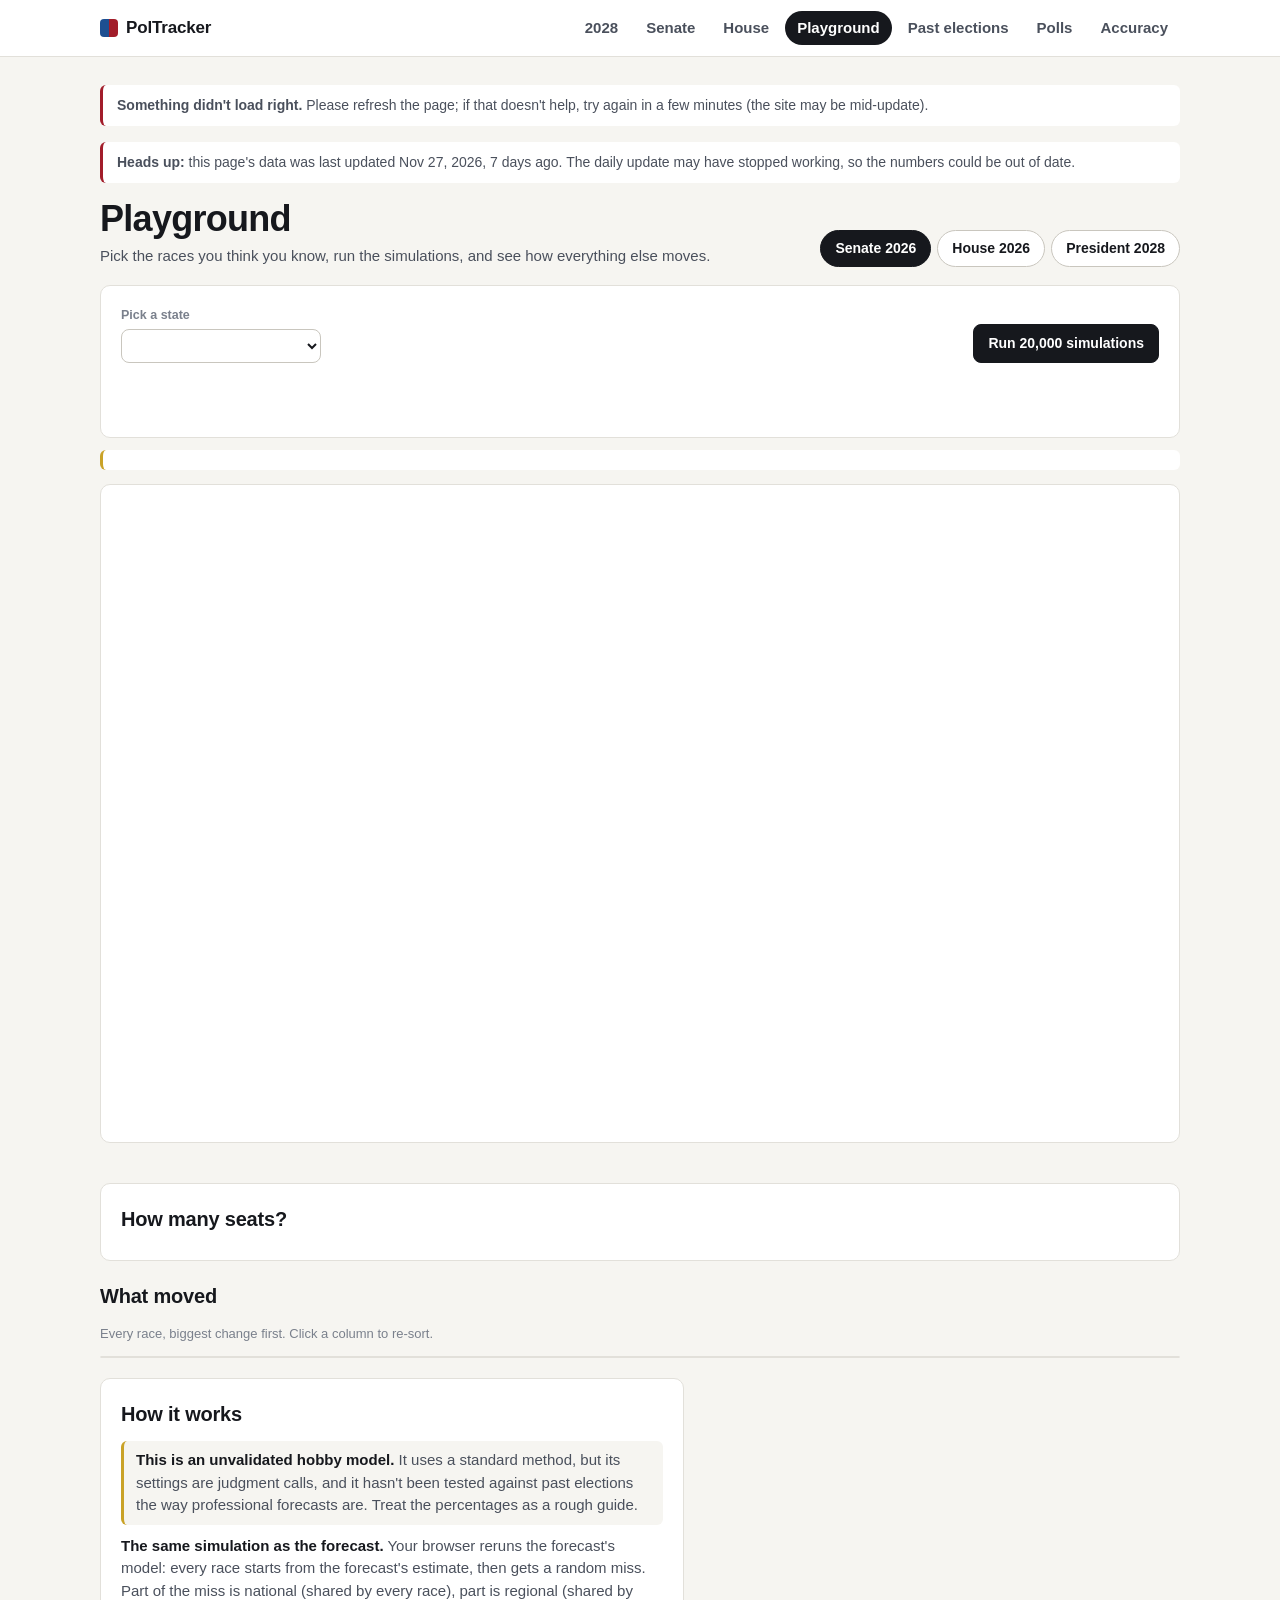
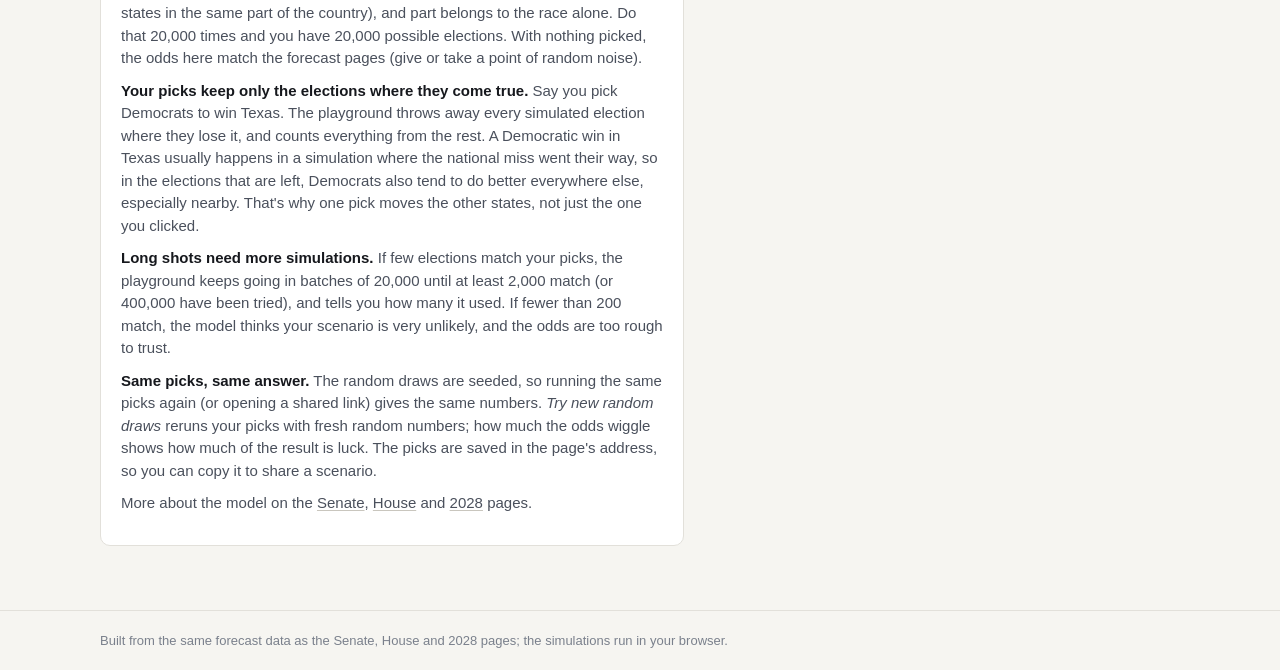
<file: site/playground.html>
<!doctype html>
<html lang="en">
<head>
  <meta charset="utf-8">
  <meta name="viewport" content="width=device-width, initial-scale=1">
  <title>Playground · PolTracker</title>
  <meta name="description" content="Pick who wins the states you're sure about, run 20,000 simulations, and see how the odds for the 2026 Senate and House and the 2028 presidency change.">
  <link rel="icon" href="assets/icon.svg?v=8b0cd3b7" type="image/svg+xml">
  <meta property="og:type" content="website">
  <meta property="og:site_name" content="PolTracker">
  <meta property="og:title" content="Playground · PolTracker">
  <meta property="og:description" content="Pick who wins the states you're sure about, run 20,000 simulations, and see how the odds change.">
  <meta property="og:url" content="https://m3rk888.github.io/PolTracker/playground.html">
  <meta property="og:image" content="https://m3rk888.github.io/PolTracker/assets/og.png">
  <meta property="og:image:width" content="1200">
  <meta property="og:image:height" content="630">
  <meta name="twitter:card" content="summary_large_image">
  <link rel="stylesheet" href="assets/style.css?v=2bb3e359">
</head>
<body>
  <header class="site-header">
    <div class="wrap">
      <a class="brand" href="index.html"><span class="brand-mark" aria-hidden="true"></span>PolTracker</a>
      <nav class="nav" aria-label="Main">
        <a href="index.html">2028</a>
        <a href="senate.html">Senate</a>
        <a href="house.html">House</a>
        <a href="playground.html" aria-current="page">Playground</a>
        <a href="history.html">Past elections</a>
        <a href="polls.html">Polls</a>
        <a href="accuracy.html">Accuracy</a>
      </nav>
    </div>
  </header>

  <main class="wrap">
    <div class="page-head">
      <div>
        <h1>Playground</h1>
        <p class="dek">Pick the races you think you know, run the simulations, and see how everything else moves.</p>
      </div>
      <div class="toggle" id="tabs" role="group" aria-label="Which election"></div>
    </div>

    <section class="card pg-controls">
      <div class="pg-row">
        <label class="pg-matchup" id="matchup-wrap" hidden>Matchup <select id="matchup"></select></label>
        <label><span>Pick a <span id="pick-noun">state</span></span> <select id="pick-select"></select></label>
        <div class="pg-buttons">
          <button type="button" class="btn primary" id="run">Run 20,000 simulations</button>
          <button type="button" class="btn" id="rerun" hidden title="Same picks, fresh random numbers: shows how much of the result is luck">Try new random draws</button>
        </div>
      </div>
      <div class="pg-picks" id="picks" aria-live="polite"></div>
      <div class="pg-progress" id="progress" hidden><progress id="progress-bar" max="1" value="0"></progress><span id="progress-text"></span></div>
      <p class="muted small pg-hint" id="hint"></p>
    </section>

    <p class="notice" id="status" role="status"></p>

    <section class="card">
      <div id="bar"></div>
      <div id="map" class="map" aria-label="Map: click a state to pick a winner"></div>
      <div class="hexmap-wrap" id="hexmap-wrap" hidden><svg id="hexmap" role="img" aria-label="Map of all 435 House districts, one hexagon each: click one to pick a winner"></svg></div>
      <div class="scale" id="scale"></div>
      <div class="legend pg-key" id="pick-key"></div>
    </section>

    <section class="stats" id="stats" aria-label="Key numbers"></section>

    <section class="card">
      <h2 id="hist-title">How many seats?</h2>
      <p class="muted small" id="hist-note" style="margin:-6px 0 0"></p>
      <div id="hist"></div>
    </section>

    <section>
      <h2>What moved</h2>
      <p class="muted small" id="table-note">Every race, biggest change first. Click a column to re-sort.</p>
      <div class="table-scroll pg-table"><table id="races"></table></div>
    </section>

    <section class="card prose">
      <h2>How it works</h2>
      <p class="caveat"><strong>This is an unvalidated hobby model.</strong> It uses a standard method, but its settings
        are judgment calls, and it hasn't been tested against past elections the way professional forecasts are.
        Treat the percentages as a rough guide.</p>
      <p><strong>The same simulation as the forecast.</strong> Your browser reruns the forecast's model: every race starts
        from the forecast's estimate, then gets a random miss. Part of the miss is national (shared by every race), part is
        regional (shared by states in the same part of the country), and part belongs to the race alone. Do that
        20,000 times and you have 20,000 possible elections. With nothing picked, the odds here match the forecast pages
        (give or take a point of random noise).</p>
      <p><strong>Your picks keep only the elections where they come true.</strong> Say you pick Democrats to win Texas.
        The playground throws away every simulated election where they lose it, and counts everything from the rest.
        A Democratic win in Texas usually happens in a simulation where the national miss went their way, so in the
        elections that are left, Democrats also tend to do better everywhere else, especially nearby. That's why one
        pick moves the other states, not just the one you clicked.</p>
      <p><strong>Long shots need more simulations.</strong> If few elections match your picks, the playground keeps going
        in batches of 20,000 until at least 2,000 match (or 400,000 have been tried), and tells you how many it used.
        If fewer than 200 match, the model thinks your scenario is very unlikely, and the odds are too rough to trust.</p>
      <p><strong>Same picks, same answer.</strong> The random draws are seeded, so running the same picks again (or
        opening a shared link) gives the same numbers. <em>Try new random draws</em> reruns your picks with fresh random numbers; how much the odds wiggle shows how much of the result is luck.
        The picks are saved in the page's address, so you can copy it to share a scenario.</p>
      <p>More about the model on the <a href="senate.html#forecast">Senate</a>, <a href="house.html#forecast">House</a>
        and <a href="index.html">2028</a> pages.</p>
    </section>
    <pre id="selftest" hidden></pre>
  </main>

  <footer class="site-footer"><div class="wrap">Built from the same forecast data as the Senate, House and 2028 pages; the simulations run in your browser.</div></footer>

  <script src="https://cdn.plot.ly/plotly-geo-4.1.1.min.js"></script>
  <script src="assets/common.js?v=204cd6ce"></script>
  <script src="assets/sim.js?v=35769705"></script>
  <script src="data/senate.js?v=f408f0a3"></script>
  <script src="data/house.js?v=de773ee2"></script>
  <script src="data/forecast_2026.js?v=8282bc1d"></script>
  <script src="data/forecast_2028.js?v=5d4d96b2"></script>
  <script>
  (function () {
    const S = window.SENATE, H = window.HOUSE, F26 = window.FORECAST_2026, F28 = window.FORECAST_2028;
    PM.staleNotice(F28.as_of);
    const BATCH = 20000;
    const DEEP = { D: PM.MARGIN_SCALE[PM.MARGIN_SCALE.length - 1][1], R: PM.MARGIN_SCALE[0][1] };   // picked = certain
    const PARTY = { D: "Democrats", R: "Republicans" };
    const regionIndex = (settings) => Object.fromEntries(Object.values(settings.regions).flatMap((states, i) => states.map((s) => [s, i])));
    const pct = (p) => PM.fmtProb(p);
    const electionOver = new Date().toLocaleDateString("en-CA", { timeZone: "America/New_York" }) > F26.election;

    // Each tab is a "model": its races (with the forecast's estimate and published chance),
    // how seats add up, and the published numbers to compare against.
    const senateRaces = Object.fromEntries(S.races.map((r) => [r.state, r]));
    const houseDistricts = Object.fromEntries(H.districts.map((d) => [d.id, d]));
    const modelFor = (tab, matchupId) => {
      if (tab === "senate") {
        const reg = regionIndex(F26.settings), sm = F26.senate.summary;
        return {
          tab, key: "senate", title: "Senate", unit: "seat", units: "seats", noun: "state", map: "geo",
          dem: "Democrats & independents", rep: "Republicans", base: S.not_up.D, total: 100,
          dWins: (d) => d >= 51, rWins: (d) => 100 - d >= 50, threshold: 51, barThreshold: 50,
          thresholdLabel: "51 for control (50 + VP for R)", histLabel: "51: Democratic control", bin: 1,
          sigma: F26.senate.sigma, df: F26.settings.t_df, nRegions: Object.keys(F26.settings.regions).length,
          published: { d: sm.p_dem_control, r: sm.p_rep_control, hist: sm.histogram, median: sm.dem_median, lo: sm.dem_lo, hi: sm.dem_hi },
          notUp: S.not_up,
          races: F26.senate.races.map((f) => {
            const r = senateRaces[f.key];
            return { key: f.key, state: f.key, label: f.key, name: r.name, weight: 1, blended: f.blended, p: f.p_dem, region: reg[f.key],
              sub: `${r.opp} (${r.opp_party}) vs ${r.rep} (R)` };
          }),
        };
      }
      if (tab === "house") {
        const reg = regionIndex(F26.settings), sm = F26.house.summary;
        return {
          tab, key: "house", title: "House", unit: "seat", units: "seats", noun: "district", map: "hex",
          dem: "Democrats", rep: "Republicans", base: 0, total: 435,
          dWins: (d) => d >= 218, rWins: (d) => 435 - d >= 218, threshold: 218, barThreshold: 218,
          thresholdLabel: "218 for control", histLabel: "218: Democratic control", bin: 1,
          sigma: F26.house.sigma, df: F26.settings.t_df, nRegions: Object.keys(F26.settings.regions).length,
          published: { d: sm.p_dem_control, r: sm.p_rep_control, hist: sm.histogram, median: sm.dem_median, lo: sm.dem_lo, hi: sm.dem_hi },
          races: F26.house.races.map((f) => {
            const d = houseDistricts[f.key];
            return { key: f.key, state: d.state, label: f.key, name: d.name, weight: 1, blended: f.blended, p: f.p_dem, region: reg[d.state],
              sub: [d.dem && `${d.dem} (D)`, d.rep && `${d.rep} (R)`].filter(Boolean).join(" vs ") || "Candidates not listed" };
          }),
        };
      }
      const m = F28.matchups.find((x) => x.id === matchupId) || F28.matchups[0];
      const reg = regionIndex(F28.settings), sm = m.summary;
      return {
        tab, key: `president:${m.id}`, title: "Presidency", unit: "electoral vote", units: "electoral votes", noun: "state", map: "geo",
        dem: m.dem, rep: m.rep, base: 0, total: 538, matchup: m.id,
        dWins: (d) => d >= 270, rWins: (d) => 538 - d >= 270, threshold: 270, barThreshold: 270,
        thresholdLabel: "270 to win", histLabel: "270 to win", bin: 5,
        sigma: m.sigma, df: F28.settings.t_df, nRegions: Object.keys(F28.settings.regions).length,
        published: { d: sm.p_dem, r: sm.p_rep, hist: sm.histogram, median: sm.ev_median, lo: sm.ev_lo, hi: sm.ev_hi },
        races: m.states.map((s) => ({ key: s.key, state: s.key, label: s.key, name: s.name, weight: s.ev, blended: s.blended, p: s.p_dem,
          region: reg[s.key], sub: `${s.ev} electoral votes` })),
      };
    };

    // Run the simulation for a model and a set of picks ({key: "D" | "R"})
    const simulate = async (model, picks, seed, opts = {}) => {
      const idx = Object.fromEntries(model.races.map((r, i) => [r.key, i]));
      const sidePicks = {};
      Object.entries(picks).forEach(([k, side]) => { if (k in idx) sidePicks[idx[k]] = side === "D" ? 1 : -1; });
      const res = await PMSim.run({
        blended: model.races.map((r) => r.blended), region: model.races.map((r) => r.region), nRegions: model.nRegions,
        weight: model.races.map((r) => r.weight), sigma: model.sigma, df: model.df,
      }, sidePicks, { seed, batch: opts.batch ?? BATCH, ...opts });
      const n = res.matched;
      const out = { tried: res.tried, matched: n, seed, picks: { ...picks }, p: model.races.map((_, i) => (n ? res.wins[i] / n : null)) };
      if (n) {
        let d = 0, r = 0, cum = 0, lo = null, med = null, hi = null;
        const hist = new Map();
        res.hist.forEach((c, i) => {
          if (!c) return;
          const seats = model.base + i;
          if (model.dWins(seats)) d += c;
          if (model.rWins(seats)) r += c;
          cum += c;
          if (lo === null && cum >= 0.1 * n) lo = seats;
          if (med === null && cum >= 0.5 * n) med = seats;
          if (hi === null && cum >= 0.9 * n) hi = seats;
          const b = Math.floor(seats / model.bin) * model.bin;
          hist.set(b, (hist.get(b) || 0) + c);
        });
        Object.assign(out, { d: d / n, r: r / n, median: med, lo, hi,
          hist: [...hist].sort((a, b) => a[0] - b[0]).map(([seats, c]) => ({ seats, p: c / n })) });
      }
      return out;
    };

    // ?selftest: with nothing picked, the browser's odds must match the published
    // forecast; and a pick must move things the expected way. Prints a report.
    if (new URLSearchParams(location.search).has("selftest")) {
      (async () => {
        const pre = document.getElementById("selftest"), lines = [];
        pre.hidden = false;
        const say = (s) => { lines.push(s); pre.textContent = lines.join("\n"); };
        const check = async (model, draws) => {
          const t0 = performance.now();
          const r = await simulate(model, {}, 7, { batch: draws });
          const diffs = model.races.map((x, i) => Math.abs(r.p[i] - x.p));
          const worst = model.races[diffs.indexOf(Math.max(...diffs))];
          say(`${model.key.padEnd(34)} D control ${(r.d * 100).toFixed(1)} vs ${(model.published.d * 100).toFixed(1)}` +
            `  R ${(r.r * 100).toFixed(1)} vs ${(model.published.r * 100).toFixed(1)}` +
            `  median ${r.median} vs ${model.published.median}` +
            `  races: mean |diff| ${(diffs.reduce((a, b) => a + b, 0) / diffs.length * 100).toFixed(2)} pts, max ${(Math.max(...diffs) * 100).toFixed(2)} (${worst.key})` +
            `  [${draws} draws, ${Math.round(performance.now() - t0)} ms]`);
        };
        say("SELFTEST unconditioned vs published (percent)");
        await check(modelFor("senate"), 200000);
        await check(modelFor("house"), 100000);
        for (const m of F28.matchups) await check(modelFor("president", m.id), 200000);
        say("SELFTEST timing, 20,000 draws");
        for (const tab of ["senate", "house", "president"]) {
          const t0 = performance.now();
          await simulate(modelFor(tab), {}, 1);
          say(`  ${tab}: ${Math.round(performance.now() - t0)} ms`);
        }
        say("SELFTEST picks move things the expected way");
        const dir = async (tab, picks, watch) => {
          const model = modelFor(tab), base = await simulate(model, {}, 3), cond = await simulate(model, picks, 3);
          const i = model.races.findIndex((r) => r.key === watch);
          say(`  ${tab} ${JSON.stringify(picks)}: control D ${pct(base.d)} -> ${pct(cond.d)}; ${watch} D ${pct(base.p[i])} -> ${pct(cond.p[i])};` +
            ` matched ${cond.matched} of ${cond.tried}`);
        };
        await dir("senate", { TX: "D" }, "OK");
        await dir("senate", { TX: "R" }, "OK");
        await dir("president", { TX: "D" }, "OK");
        await dir("president", { PA: "R" }, "MI");
        await dir("house", { "TX-23": "D" }, "TX-28");
        await dir("senate", { TX: "D", OK: "D", WY: "D", ID: "D" }, "MT");
        say("SELFTEST done");
      })();
      return;
    }

    // State --------------------------------------------------------------------
    const TABS = { senate: "Senate 2026", house: "House 2026", president: "President 2028" };
    const picks = { senate: {}, house: {}, president: {} };
    const results = {};          // model key -> last run
    let tab = "senate", matchupId = F28.matchups[0].id, seed = 1, running = false, model;

    // URL hash: #senate&d=TX,GA&r=OH  (2028 adds m=<matchup>; seed=N after "Try new random draws")
    const readHash = () => {
      const parts = PM.hashParts();
      tab = parts.find((p) => p in TABS) || "senate";
      const kv = Object.fromEntries(parts.filter((p) => p.includes("=")).map((p) => p.split("=")));
      if (kv.m && F28.matchups.some((m) => m.id === kv.m)) matchupId = kv.m;
      seed = Math.max(1, parseInt(kv.seed, 10) || 1);
      const valid = new Set(modelFor(tab, matchupId).races.map((r) => r.key));
      picks[tab] = {};
      ["d", "r"].forEach((s) => (kv[s] ? decodeURIComponent(kv[s]).split(",") : []).forEach((k) => {
        if (valid.has(k)) picks[tab][k] = s.toUpperCase();
      }));
      return Object.keys(picks[tab]).length > 0;
    };
    const writeHash = () => {
      const p = picks[tab], side = (s) => Object.keys(p).filter((k) => p[k] === s);
      const parts = [tab, tab === "president" && `m=${matchupId}`, side("D").length && `d=${side("D").join(",")}`,
        side("R").length && `r=${side("R").join(",")}`, seed !== 1 && `seed=${seed}`];
      history.replaceState(null, "", "#" + parts.filter(Boolean).join("&"));
    };
    const picksKey = (p) => Object.keys(p).sort().map((k) => `${k}:${p[k]}`).join(",");
    // The run being shown: the last one for this model, if it used the current picks and seed
    const current = () => {
      const r = results[model.key];
      return r && picksKey(r.picks) === picksKey(picks[tab]) && r.seed === seed ? r : null;
    };

    // Picking -------------------------------------------------------------------
    const cycle = (key) => {
      const p = picks[tab];
      if (!p[key]) p[key] = "D"; else if (p[key] === "D") p[key] = "R"; else delete p[key];
      afterPick();
    };
    const setPick = (key, side) => { if (side) picks[tab][key] = side; else delete picks[tab][key]; afterPick(); };
    const afterPick = () => { seed = 1; writeHash(); render(); };

    // Controls --------------------------------------------------------------------
    const tabsEl = document.getElementById("tabs");
    tabsEl.innerHTML = Object.entries(TABS).map(([k, v]) => `<button type="button" data-tab="${k}">${v}</button>`).join("");
    tabsEl.addEventListener("click", (e) => {
      const b = e.target.closest("button");
      if (!b || b.dataset.tab === tab) return;
      tab = b.dataset.tab; seed = 1;
      setup();
    });
    const matchupSel = document.getElementById("matchup");
    matchupSel.innerHTML = F28.matchups.map((m) => `<option value="${m.id}">${PM.esc(m.dem)} vs ${PM.esc(m.rep)}</option>`).join("");
    matchupSel.addEventListener("change", () => { matchupId = matchupSel.value; seed = 1; setup(); });
    const pickSel = document.getElementById("pick-select");
    pickSel.addEventListener("change", () => {
      if (pickSel.value) { const [key, side] = pickSel.value.split("|"); setPick(key, side); }
      pickSel.value = "";
    });
    document.getElementById("picks").addEventListener("click", (e) => {
      const b = e.target.closest("button");
      if (!b) return;
      if (b.dataset.clear != null) { picks[tab] = {}; afterPick(); }
      else if (b.dataset.remove) setPick(b.dataset.remove, null);
      else if (b.dataset.flip) setPick(b.dataset.flip, picks[tab][b.dataset.flip] === "D" ? "R" : "D");
    });
    document.getElementById("run").addEventListener("click", () => go());
    document.getElementById("rerun").addEventListener("click", () => { seed += 1; writeHash(); go(); });

    async function go() {
      if (running) return;
      running = true;
      const m = model, p = { ...picks[tab] }, s = seed;
      const runBtn = document.getElementById("run"), rerun = document.getElementById("rerun");
      const prog = document.getElementById("progress"), bar = document.getElementById("progress-bar"), txt = document.getElementById("progress-text");
      runBtn.disabled = rerun.disabled = true;
      runBtn.textContent = "Running…";
      prog.hidden = false; bar.value = 0; txt.textContent = "";
      const t0 = performance.now();
      results[m.key] = await simulate(m, p, s, {
        onProgress: (i) => {
          bar.value = i.batchDone;
          txt.textContent = i.batchNo > 1 || Object.keys(p).length
            ? `Batch ${i.batchNo}: ${PM.fmtInt(i.matched)} of ${PM.fmtInt(i.tried)} simulations match your picks so far`
            : `${PM.fmtInt(i.tried)} of ${PM.fmtInt(BATCH)} simulations`;
        },
      });
      results[m.key].ms = performance.now() - t0;
      running = false;
      runBtn.disabled = rerun.disabled = false;
      runBtn.textContent = "Run 20,000 simulations";
      prog.hidden = true;
      if (m === model) render();
    }

    // Rendering -------------------------------------------------------------------
    const mapEl = document.getElementById("map"), svg = document.getElementById("hexmap");
    let hexEls = null;

    function setup() {
      model = modelFor(tab, matchupId);
      tabsEl.querySelectorAll("button").forEach((b) => b.setAttribute("aria-pressed", String(b.dataset.tab === tab)));
      document.getElementById("matchup-wrap").hidden = tab !== "president";
      matchupSel.value = matchupId;
      document.getElementById("pick-noun").textContent = model.noun;
      const geo = model.map === "geo";
      mapEl.hidden = !geo;
      document.getElementById("hexmap-wrap").hidden = geo;
      if (!geo && !hexEls) buildHex();
      if (geo) { window.Plotly.purge(mapEl); mapEl._wired = false; }   // drawn fresh, at its visible size
      document.getElementById("hist-title").textContent = tab === "president" ? "How many electoral votes?" : "How many seats?";
      writeHash();
      render();
    }

    function buildHex() {
      hexEls = PM.buildHexMap(svg, H.districts);
      svg.insertAdjacentHTML("afterbegin", `<defs>${["D", "R"].map((s) => `
        <pattern id="hatch-${s}" patternUnits="userSpaceOnUse" width="0.55" height="0.55" patternTransform="rotate(45)">
          <rect width="0.55" height="0.55" fill="${DEEP[s]}"/><rect width="0.2" height="0.55" fill="rgba(255,255,255,0.6)"/>
        </pattern>`).join("")}</defs>`);
      const byId = (el) => model.races.find((r) => r.key === el.dataset.id);
      svg.addEventListener("click", (e) => { const h = e.target.closest(".hex"); if (h) { cycle(h.dataset.id); PM.hideTip(); } });
      svg.addEventListener("keydown", (e) => {
        const h = e.target.closest(".hex");
        if (h && (e.key === "Enter" || e.key === " ")) { e.preventDefault(); cycle(h.dataset.id); showHexTip(h); }
      });
      const showHexTip = (h) => { const r = h.getBoundingClientRect(); PM.showTip(hover(byId(h)), r.right, r.bottom); };
      svg.addEventListener("mousemove", (e) => {
        const h = e.target.closest(".hex");
        if (h) PM.showTip(hover(byId(h)), e.clientX, e.clientY); else PM.hideTip();
      });
      svg.addEventListener("mouseleave", PM.hideTip);
      svg.addEventListener("focusin", (e) => { const h = e.target.closest(".hex"); if (h) showHexTip(h); });
      svg.addEventListener("focusout", PM.hideTip);
      hexEls.forEach((el) => el.setAttribute("role", "button"));
    }

    // The chance shown for each race: the run's, if it's current; otherwise the forecast's
    const shownP = (i) => { const r = current(); return r && r.matched ? r.p[i] : model.races[i].p; };
    const hover = (race) => {
      const i = model.races.indexOf(race), pick = picks[tab][race.key];
      const head = `<b>${PM.esc(race.name)}</b>${model.map === "hex" ? ` (${race.key})` : ""}<br>${PM.esc(race.sub)}`;
      if (pick) return head + `<br>Your pick: <b>${pick === "D" ? PM.esc(model.dem) : PM.esc(model.rep)} win</b>` +
        `<br><span style="opacity:.75">Forecast: ${PM.fmtChance(race.p)} · click to ${pick === "D" ? "switch to Republicans" : "clear"}</span>`;
      const r = current(), run = r && r.matched && Object.keys(r.picks).length;
      return head + (run ? `<br>Your scenario: <b>${PM.fmtChance(shownP(i))}</b><br>Forecast: ${PM.fmtChance(race.p)}`
        : `<br>Forecast: <b>${PM.fmtChance(race.p)}</b>`) + `<br><span style="opacity:.75">Click to pick ${tab === "president" ? PM.esc(model.dem) : "Democrats"}</span>`;
    };

    function render() {
      const p = picks[tab], r = current(), n = Object.keys(p).length;
      const scen = r && r.matched ? r : null;           // numbers from a run with these picks
      const shown = scen || model.published;
      const races = model.races;
      const dName = tab === "president" ? model.dem : "Democrats", rName = tab === "president" ? model.rep : "Republicans";
      const short = (side) => (tab === "president" ? PM.surname(side === "D" ? model.dem : model.rep) : side);

      // Picks list, pick menu, hint
      const sorted = Object.keys(p).sort();
      document.getElementById("picks").innerHTML = n
        ? `<span class="muted small">Your picks:</span>` + sorted.map((k) => `<span class="pick-chip ${p[k] === "D" ? "d" : "r"}">
            <button type="button" data-flip="${k}" title="Switch party">${PM.esc(k)}: ${PM.esc(short(p[k]))}</button>
            <button type="button" data-remove="${k}" aria-label="Remove ${PM.esc(k)}">×</button></span>`).join("") +
          `<button type="button" class="btn small" data-clear>Clear picks</button>`
        : `<span class="muted small">No picks yet: with nothing picked, the simulations reproduce the published forecast.</span>`;
      const opts = [...races].sort((a, b) => Math.abs(a.p - 0.5) - Math.abs(b.p - 0.5));
      pickSel.innerHTML = `<option value="">Closest first…</option>` + opts.map((x) => {
        const cur = p[x.key];
        return `<optgroup label="${PM.esc(x.label)}: ${PM.esc(x.name)} (forecast ${PM.fmtChance(x.p)})">` +
          (cur !== "D" ? `<option value="${x.key}|D">${PM.esc(x.label)}: ${PM.esc(dName)} win</option>` : "") +
          (cur !== "R" ? `<option value="${x.key}|R">${PM.esc(x.label)}: ${PM.esc(rName)} win</option>` : "") +
          (cur ? `<option value="${x.key}|">${PM.esc(x.label)}: remove pick</option>` : "") + `</optgroup>`;
      }).join("");
      document.getElementById("hint").textContent =
        `Click a ${model.noun} on the map to pick it: once for ${dName}, twice for ${rName}, a third time to clear. Then press Run.`;
      document.getElementById("rerun").hidden = !r;

      // Status line: what's being shown
      const status = document.getElementById("status");
      status.classList.remove("warn");
      const over = tab !== "president" && electionOver
        ? ` Election Day has passed: this uses the forecast as it stood on Election Day morning.` : "";
      if (!r) {
        status.innerHTML = (n ? `<strong>Press Run</strong> to see how your ${n === 1 ? "pick changes" : "picks change"} the odds. Until then, the numbers below are the published forecast.`
          : `Showing the published forecast. Pick some ${model.noun === "state" ? "states" : "districts"}, or just press Run to check the simulation matches it.`) + over;
      } else if (!r.matched) {
        status.classList.add("warn");
        status.innerHTML = `<strong>None of the ${PM.fmtInt(r.tried)} simulations matched your picks.</strong> The model thinks this scenario has less than a
          1 in ${PM.fmtInt(r.tried)} chance, so it can't say anything about it. Try fewer or less lopsided picks. The numbers below are the published forecast.` + over;
      } else {
        const share = r.matched / r.tried;
        const base = !n ? `Ran ${PM.fmtInt(r.tried)} simulations with nothing picked: these should match the published forecast within about a point.`
          : `Based on <strong>${PM.fmtInt(r.matched)} matching simulations</strong> of ${PM.fmtInt(r.tried)}. Your ${n === 1 ? "pick" : "picks"} came true in
            ${share < 0.001 ? "fewer than 0.1%" : (share * 100).toFixed(share < 0.1 ? 1 : 0) + "%"} of simulations.`;
        if (n && r.matched < 200) {
          status.classList.add("warn");
          status.innerHTML = `<strong>Very unlikely scenario.</strong> Only ${PM.fmtInt(r.matched)} of ${PM.fmtInt(r.tried)} simulations
            (${(share * 100).toFixed(share < 0.01 ? 2 : 1)}%) matched your picks, so the odds below are rough. Treat them as a sketch, not a number.` + over;
        } else status.innerHTML = base + over;
      }

      // Bar: control odds, then every race grouped by its chance in this scenario
      const bands = F26.settings.bands;
      const bandOf = (q) => bands.find((b) => q >= b.min).band;
      const segs = bands.map((b) => ({ band: b.band, label: b.label, ev: 0, keys: [] }));
      const pickD = { label: "Your picks (D)", ev: 0, keys: [], color: DEEP.D }, pickR = { label: "Your picks (R)", ev: 0, keys: [], color: DEEP.R };
      races.forEach((x, i) => {
        const s = p[x.key] === "D" ? pickD : p[x.key] === "R" ? pickR : segs.find((g) => g.band === bandOf(shownP(i)));
        s.ev += x.weight; s.keys.push(x.label);
      });
      const verb = tab === "president" ? "winning" : "control";
      const was = (q) => (scen && n ? `chance of ${verb} (forecast: ${pct(q)})` : `chance of ${verb}`);
      const NOT_UP = { D: "#6b7d99", R: "#9a6b6b" };
      PM.renderEvBar(document.getElementById("bar"), {
        total: model.total, threshold: model.barThreshold, thresholdLabel: model.thresholdLabel, unit: model.unit,
        left: { name: model.dem, ev: pct(shown.d), color: PM.SHADES.D[0], sub: was(model.published.d) },
        right: { name: model.rep, ev: pct(shown.r), color: PM.SHADES.R[0], sub: was(model.published.r) },
        center: `<strong>${shown.median}–${model.total - shown.median}</strong>median ${model.units}`,
        segments: [
          ...(model.notUp ? [{ label: "Not up (D)", ev: model.notUp.D, color: NOT_UP.D, detail: "Seats not on the ballot this year" }] : []),
          ...(pickD.ev ? [{ ...pickD, detail: pickD.keys.join(", ") }] : []),
          ...segs.map((s) => ({ label: s.label, ev: s.ev, color: PM.BAND_COLORS[s.band], detail: s.keys.length > 40 ? `${s.keys.length} races` : s.keys.join(", ") })),
          ...(pickR.ev ? [{ ...pickR, detail: pickR.keys.join(", ") }] : []),
          ...(model.notUp ? [{ label: "Not up (R)", ev: model.notUp.R, color: NOT_UP.R, detail: "Seats not on the ballot this year" }] : []),
        ],
      });

      // Map
      if (model.map === "geo") renderGeo(); else renderHex();
      PM.renderScale(document.getElementById("scale"), { left: "R 95%+", right: "D 95%+" });
      document.getElementById("pick-key").innerHTML =
        `<span><i class="pk pk-d"></i>Picked: ${PM.esc(dName)}</span><span><i class="pk pk-r"></i>Picked: ${PM.esc(rName)}</span>` +
        (model.map === "geo" ? `<span class="muted">Picked ${model.noun}s are outlined and lettered</span>` : `<span class="muted">Picked districts are striped</span>`);

      // Stats
      const change = (now, then) => (scen && n ? `${pct(then)} → ${pct(now)}` : pct(now));
      const win = tab === "president" ? "wins" : "control";
      const unl = r ? r.matched / r.tried : null;
      document.getElementById("stats").innerHTML = [
        [`${PM.esc(tab === "president" ? model.dem : "Democrats")} ${win}`, change(shown.d, model.published.d), scen && n ? "forecast → your scenario" : "published forecast"],
        [`${PM.esc(tab === "president" ? model.rep : "Republicans")} ${win}`, change(shown.r, model.published.r), scen && n ? "forecast → your scenario" : "published forecast"],
        [`Median ${tab === "president" ? PM.esc(PM.surname(model.dem)) + " electoral votes" : "Democratic seats"}`, shown.median,
          `80% of simulations: ${shown.lo}–${shown.hi}${scen && n ? ` (forecast: ${model.published.median})` : ""}`],
        ["Simulations used", r ? PM.fmtInt(r.matched) : "—",
          r ? (n ? `of ${PM.fmtInt(r.tried)} run; your picks came true in ${unl < 0.001 ? "<0.1%" : (unl * 100).toFixed(unl < 0.1 ? 1 : 0) + "%"}` : `nothing picked`) : "press Run"],
      ].map(([l, v, note]) => `<div class="stat"><div class="label">${l}</div><div class="value">${v}</div><div class="note">${note}</div></div>`).join("");

      // Histogram
      document.getElementById("hist-note").textContent = (scen && n
        ? `In the ${PM.fmtInt(scen.matched)} simulations where your picks come true. `
        : `Across the forecast's ${PM.fmtInt(BATCH)} simulations. `) +
        (tab === "president" ? `Blue: ${model.dem} wins.` : tab === "senate" ? "Democratic and independent seats; blue: Democrats control." : "Blue: Democrats control.");
      PM.renderHistogram(document.getElementById("hist"), {
        hist: shown.hist, threshold: model.threshold, thresholdLabel: model.histLabel, bin: model.bin,
        label: tab === "president" ? `${model.dem} electoral votes` : "Democratic seats", unit: model.units,
        ...(tab === "president" ? { demWins: `${model.dem} wins`, repWins: `${model.rep} wins (or a tie)` } : {}),
      });

      renderTable();
    }

    function renderGeo() {
      const p = picks[tab], css = getComputedStyle(document.documentElement);
      const ink = css.getPropertyValue("--ink").trim() || "#111";
      const inRace = new Set(model.races.map((x) => x.state));
      const rows = model.races.filter((x) => !p[x.key]).map((x) => ({ state: x.state, margin: shownP(model.races.indexOf(x)), hover: hover(x) }))
        .concat(Object.keys(S.state_names).filter((s) => !inRace.has(s))
          .map((s) => ({ state: s, color: PM.noRaceColor(), hover: `<b>${s}</b><br>No Senate race in 2026` })));
      const extra = [];
      ["D", "R"].forEach((side) => {
        const rs = model.races.filter((x) => p[x.key] === side);
        if (!rs.length) return;
        extra.push({
          type: "choropleth", locationmode: "USA-states", locations: rs.map((x) => x.state), z: rs.map(() => 1),
          zmin: 0, zmax: 1, colorscale: [[0, DEEP[side]], [1, DEEP[side]]], showscale: false,
          text: rs.map(hover), hovertemplate: "%{text}<extra></extra>", marker: { line: { color: ink, width: 2.5 } },
        }, {
          type: "scattergeo", locationmode: "USA-states", locations: rs.map((x) => x.state), mode: "text",
          text: rs.map(() => side), textfont: { color: "#ffffff", size: 14, family: css.getPropertyValue("--sans") },
          hoverinfo: "skip",
        });
      });
      PM.renderMap(mapEl, rows, { zmin: PM.PROB_MIN, zmax: PM.PROB_MAX, extra });
      if (!mapEl._wired) {
        mapEl.on("plotly_click", (e) => {
          const loc = e.points[0] && e.points[0].location;
          const race = model.races.find((x) => x.state === loc);
          if (race) { cycle(race.key); PM.hideTip(); }
        });
        mapEl._wired = true;
      }
    }

    function renderHex() {
      const p = picks[tab], idx = Object.fromEntries(model.races.map((x, i) => [x.key, i]));
      hexEls.forEach((el) => {
        const k = el.dataset.id, side = p[k];
        el.setAttribute("fill", side ? `url(#hatch-${side})` : PM.probColor(shownP(idx[k])));
        el.classList.toggle("picked", !!side);
        el.setAttribute("aria-label", `${k}: ${side ? `picked ${side === "D" ? "Democrats" : "Republicans"}` : PM.fmtChance(shownP(idx[k]))}`);
      });
    }

    function renderTable() {
      const r = current(), scen = r && r.matched && Object.keys(r.picks).length ? r : null, p = picks[tab];
      document.getElementById("table-note").textContent = scen
        ? `Every ${model.noun === "state" ? "race" : "district"}, biggest change from the forecast first. Click a column to re-sort.`
        : `Run a scenario with some picks to see what moves. Until then, this lists the forecast, closest race first.`;
      const rows = model.races.map((x, i) => ({ ...x, now: scen ? scen.p[i] : x.p, pick: p[x.key] || "" }));
      const cols = [
        { key: "label", label: model.map === "hex" ? "District" : "State", render: (x) => `<strong>${PM.esc(x.label)}</strong> <span class="muted">${PM.esc(x.name)}</span>` },
        { key: "p", label: "Forecast", num: true, sort: (x) => x.p, render: (x) => `<span class="${PM.probClass(x.p)}">${PM.fmtChance(x.p)}</span>` },
        { key: "now", label: "Your scenario", num: true, sort: (x) => x.now,
          render: (x) => x.pick ? `<span class="${x.pick === "D" ? "d" : "r"}">your pick: ${x.pick}</span>`
            : `<span class="chip"><i style="background:${PM.probColor(x.now)}"></i><span class="${PM.probClass(x.now)}">${PM.fmtChance(x.now)}</span></span>` },
        // with no scenario yet, "biggest change first" becomes closest race first
        { key: "change", label: "Change (D)", num: true, sort: (x) => (x.pick ? null : scen ? Math.abs(x.now - x.p) : -Math.abs(x.p - 0.5)),
          render: (x) => { if (x.pick || !scen) return `<span class="muted">—</span>`; const d = (x.now - x.p) * 100;
            return Math.abs(d) < 0.5 ? `<span class="muted">0</span>` : `<span class="${d > 0 ? "d" : "r"}">${d > 0 ? "+" : "−"}${Math.abs(d).toFixed(0)} pts</span>`; } },
      ];
      if (tab === "president") cols.splice(1, 0, { key: "weight", label: "EV", num: true });
      const el = document.getElementById("races");
      el.innerHTML = "";
      PM.sortableTable(el, cols, rows, { key: "change", dir: -1 });
    }

    const autoRun = readHash();
    setup();
    if (autoRun) go();
    window.addEventListener("hashchange", () => { if (!running && readHash()) { setup(); go(); } else setup(); });
    PM.onThemeChange(render);
  })();
  </script>
</body>
</html>
</file>
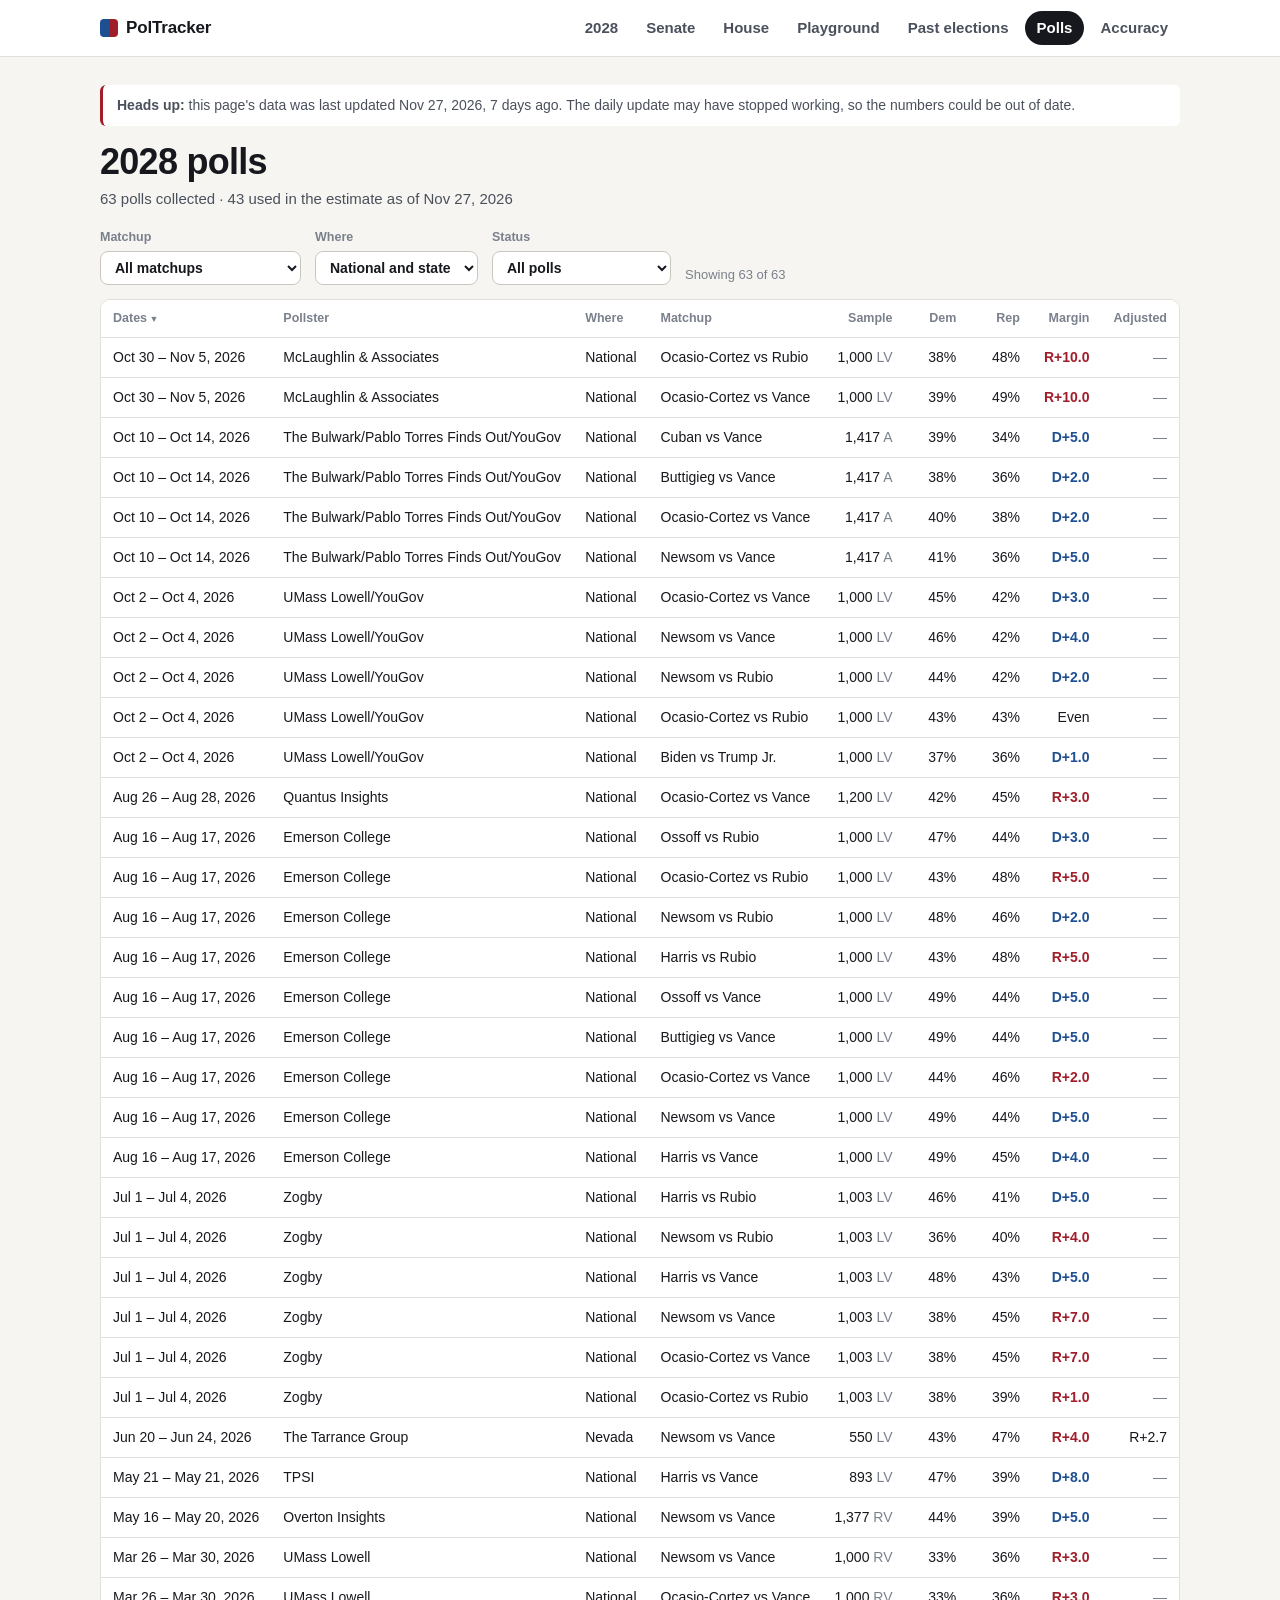
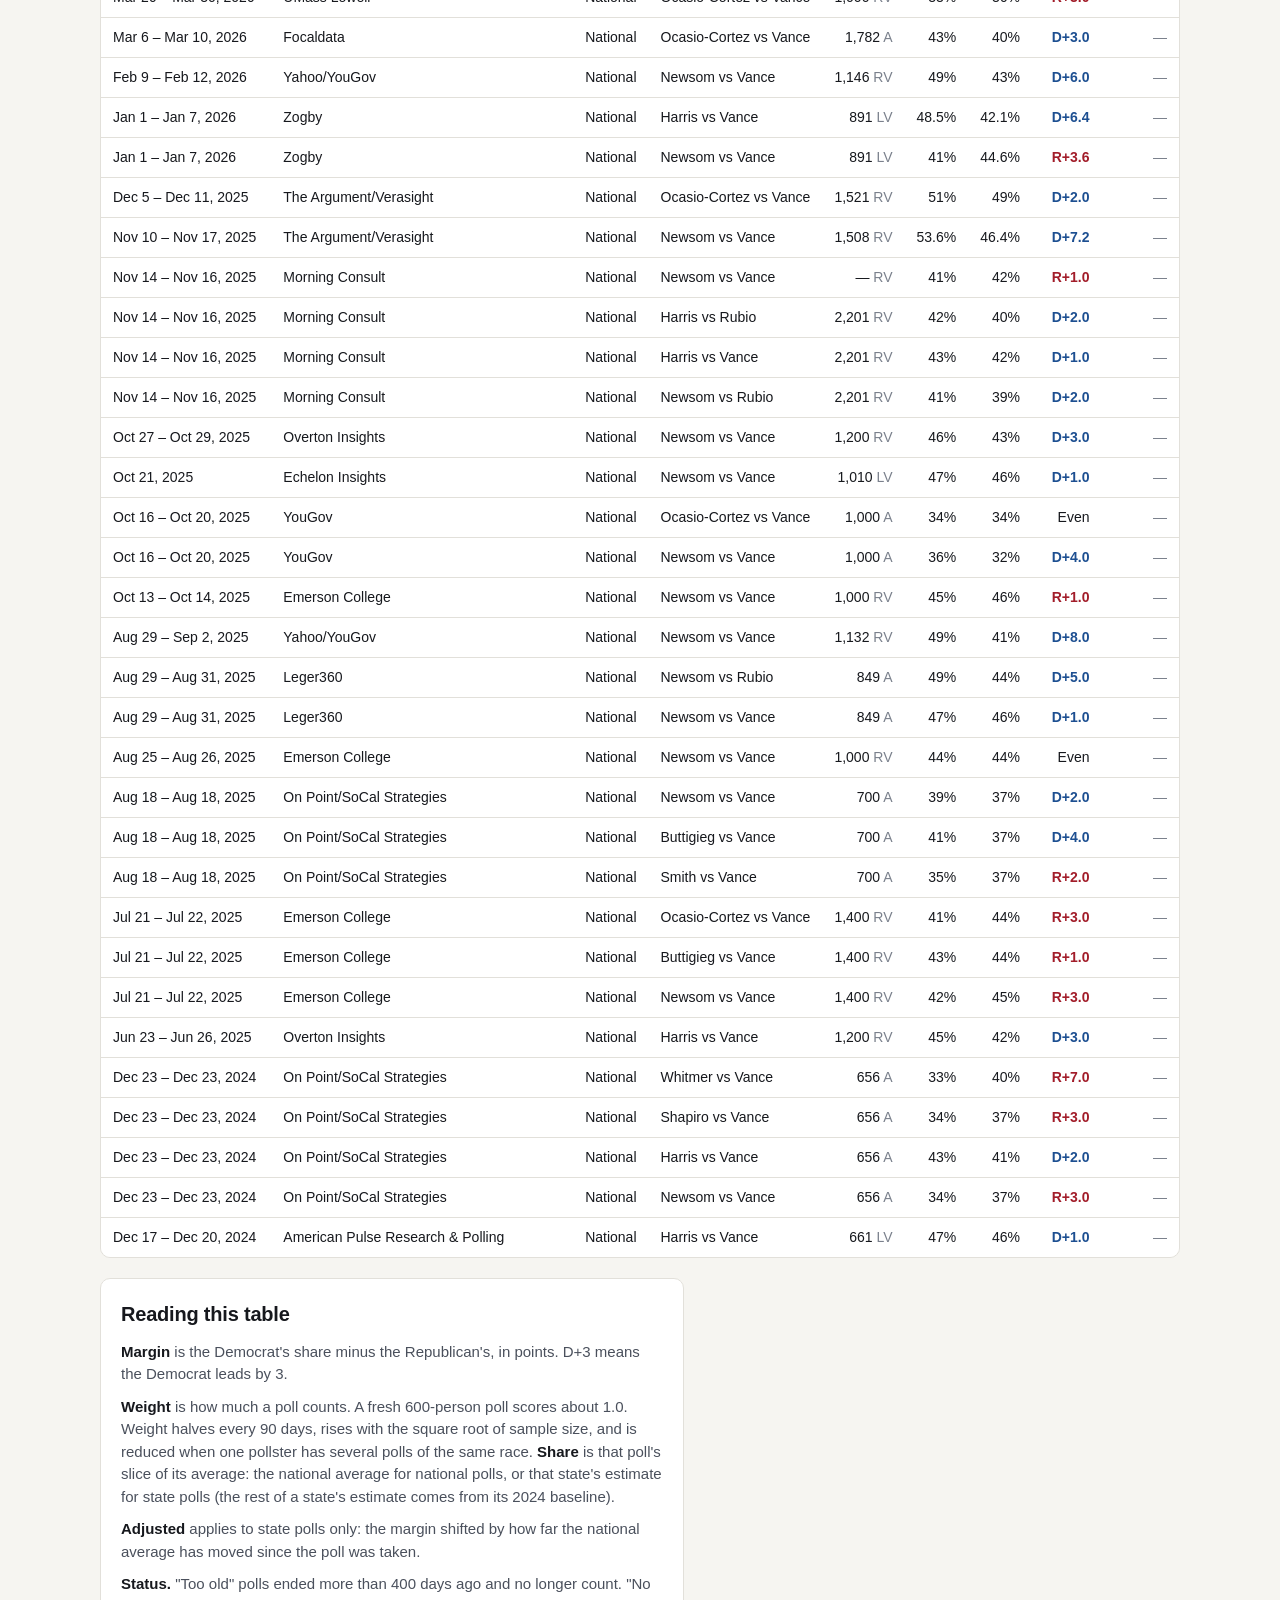
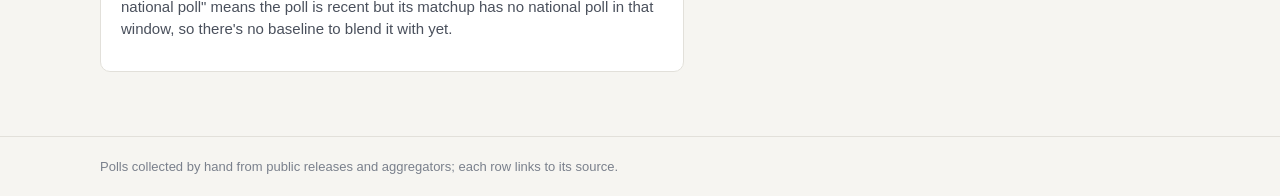
<file: site/polls.html>
<!doctype html>
<html lang="en">
<head>
  <meta charset="utf-8">
  <meta name="viewport" content="width=device-width, initial-scale=1">
  <title>2028 Polls · PolTracker</title>
  <meta name="description" content="Every 2028 presidential poll behind the PolTracker estimate, with dates, sample sizes, margins and weights.">
  <link rel="icon" href="assets/icon.svg?v=8b0cd3b7" type="image/svg+xml">
  <meta property="og:type" content="website">
  <meta property="og:site_name" content="PolTracker">
  <meta property="og:title" content="2028 Polls · PolTracker">
  <meta property="og:description" content="Every 2028 presidential poll behind the PolTracker estimate, with dates, sample sizes, margins and weights.">
  <meta property="og:url" content="https://m3rk888.github.io/PolTracker/polls.html">
  <meta property="og:image" content="https://m3rk888.github.io/PolTracker/assets/og.png">
  <meta property="og:image:width" content="1200">
  <meta property="og:image:height" content="630">
  <meta name="twitter:card" content="summary_large_image">
  <link rel="stylesheet" href="assets/style.css?v=2bb3e359">
</head>
<body>
  <header class="site-header">
    <div class="wrap">
      <a class="brand" href="index.html"><span class="brand-mark" aria-hidden="true"></span>PolTracker</a>
      <nav class="nav" aria-label="Main">
        <a href="index.html">2028</a>
        <a href="senate.html">Senate</a>
        <a href="house.html">House</a>
        <a href="playground.html">Playground</a>
        <a href="history.html">Past elections</a>
        <a href="polls.html" aria-current="page">Polls</a>
        <a href="accuracy.html">Accuracy</a>
      </nav>
    </div>
  </header>

  <main class="wrap">
    <div class="page-head">
      <div>
        <h1>2028 polls</h1>
        <p class="dek" id="dek"></p>
      </div>
    </div>

    <div class="filters" role="search" aria-label="Filter polls">
      <label>Matchup <select id="f-matchup"></select></label>
      <label>Where <select id="f-where"></select></label>
      <label>Status <select id="f-status">
        <option value="">All polls</option>
        <option value="used">Used in the estimate</option>
        <option value="unused">Not used</option>
      </select></label>
      <span class="muted small" id="count" aria-live="polite"></span>
    </div>

    <div class="table-scroll"><table id="polls"></table></div>

    <section class="card prose" style="margin-top:20px">
      <h2>Reading this table</h2>
      <p><strong>Margin</strong> is the Democrat's share minus the Republican's, in points. D+3 means the Democrat leads by 3.</p>
      <p><strong>Weight</strong> is how much a poll counts. A fresh 600-person poll scores about 1.0. Weight halves every
        <span id="r-half"></span> days, rises with the square root of sample size, and is reduced when one pollster has several
        polls of the same race. <strong>Share</strong> is that poll's slice of its average: the national average for national polls,
        or that state's estimate for state polls (the rest of a state's estimate comes from its 2024 baseline).</p>
      <p><strong>Adjusted</strong> applies to state polls only: the margin shifted by how far the national average has moved since the poll was taken.</p>
      <p><strong>Status.</strong> "Too old" polls ended more than <span id="r-window"></span> days ago and no longer count.
        "No national poll" means the poll is recent but its matchup has no national poll in that window, so there's no
        baseline to blend it with yet.</p>
    </section>
  </main>

  <footer class="site-footer"><div class="wrap">Polls collected by hand from public releases and aggregators; each row links to its source.</div></footer>

  <script src="assets/common.js?v=204cd6ce"></script>
  <script src="data/polls.js?v=e08d3cfa"></script>
  <script>
  (function () {
    const P = window.POLLS;
    PM.staleNotice(P.as_of);
    const polls = P.polls.map((p) => ({ ...p, matchup: `${p.dem_candidate} vs ${p.rep_candidate}` }));
    const used = polls.filter((p) => p.status === "Used").length;
    document.getElementById("dek").textContent =
      `${polls.length} poll${polls.length === 1 ? "" : "s"} collected · ${used} used in the estimate as of ${PM.fmtDate(P.as_of)}`;
    document.getElementById("r-half").textContent = P.half_life_days;
    document.getElementById("r-window").textContent = P.window_days;

    const opts = (el, values, allLabel) => {
      el.innerHTML = `<option value="">${allLabel}</option>` + values.map((v) => `<option>${PM.esc(v)}</option>`).join("");
    };
    const uniq = (xs) => [...new Set(xs)];
    const fMatch = document.getElementById("f-matchup");
    const fWhere = document.getElementById("f-where");
    const fStatus = document.getElementById("f-status");
    opts(fMatch, uniq(polls.map((p) => p.matchup)), "All matchups");
    const places = uniq(polls.map((p) => p.state_name)).sort((a, b) => (a === "National" ? -1 : b === "National" ? 1 : a.localeCompare(b)));
    opts(fWhere, places, "National and state");

    // Links from the 2028 page arrive as polls.html#matchup=Newsom%20vs%20Vance
    const wanted = new URLSearchParams(location.hash.slice(1)).get("matchup");
    if (wanted && [...fMatch.options].some((o) => o.value === wanted)) fMatch.value = wanted;

    const columns = [
      { key: "end", label: "Dates", render: (p) => `${p.start ? PM.fmtDate(p.start).replace(/, \d{4}$/, "") + " – " : ""}${PM.fmtDate(p.end)}` },
      { key: "pollster", label: "Pollster" },
      { key: "state_name", label: "Where" },
      { key: "matchup", label: "Matchup" },
      { key: "sample_size", label: "Sample", num: true,
        render: (p) => `${PM.fmtInt(p.sample_size)}${p.voter_type ? ` <span class="muted">${PM.esc(p.voter_type)}</span>` : ""}` },
      { key: "dem", label: "Dem", num: true, render: (p) => `${p.dem}%` },
      { key: "rep", label: "Rep", num: true, render: (p) => `${p.rep}%` },
      { key: "margin", label: "Margin", num: true, render: (p) => `<span class="${PM.marginClass(p.margin)}">${PM.fmtMargin(p.margin)}</span>` },
      { key: "adjusted", label: "Adjusted", num: true, render: (p) => p.adjusted == null ? `<span class="muted">—</span>` : PM.fmtMargin(p.adjusted) },
      { key: "weight", label: "Weight", num: true, render: (p) => p.weight == null ? `<span class="muted">—</span>` : p.weight.toFixed(2) },
      { key: "share", label: "Share", num: true, render: (p) => p.share == null ? `<span class="muted">—</span>` : `${Math.round(p.share * 100)}%` },
      { key: "status", label: "Status", render: (p) => `<span class="${p.status === "Used" ? "status-used" : "status-unused"}">${PM.esc(p.status)}</span>` },
      { key: "source", label: "Source", sort: (p) => p.source,
        render: (p) => p.source ? `<a href="${PM.esc(p.source)}" target="_blank" rel="noopener">${PM.esc(new URL(p.source).hostname.replace(/^www\./, ""))}</a>` : "—" },
    ];

    const filtered = () => polls.filter((p) =>
      (!fMatch.value || p.matchup === fMatch.value) &&
      (!fWhere.value || p.state_name === fWhere.value) &&
      (!fStatus.value || (fStatus.value === "used") === (p.status === "Used")));
    const table = PM.sortableTable(document.getElementById("polls"), columns, filtered(), { key: "end", dir: -1 });
    const update = () => {
      const rows = filtered();
      table.update(rows);
      document.getElementById("count").textContent = `Showing ${rows.length} of ${polls.length}`;
    };
    [fMatch, fWhere, fStatus].forEach((el) => el.addEventListener("change", update));
    update();
  })();
  </script>
</body>
</html>
</file>
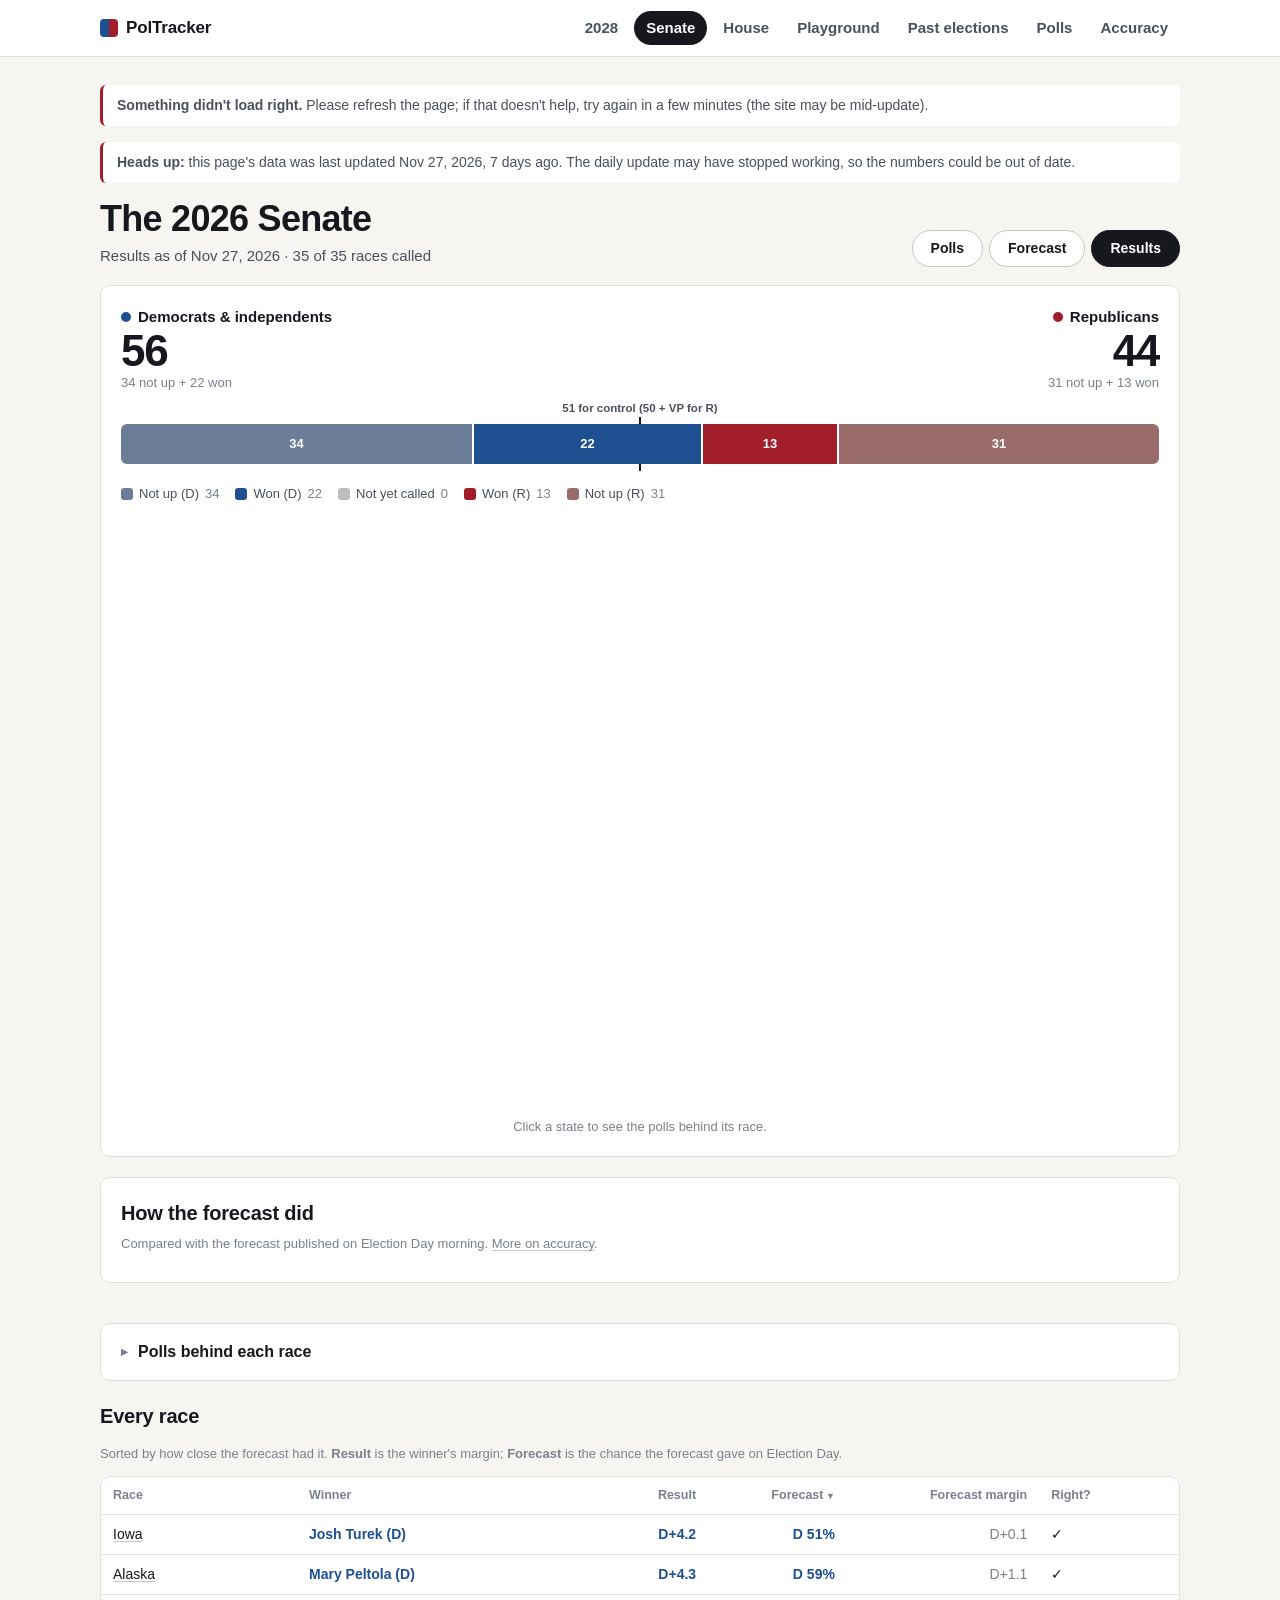
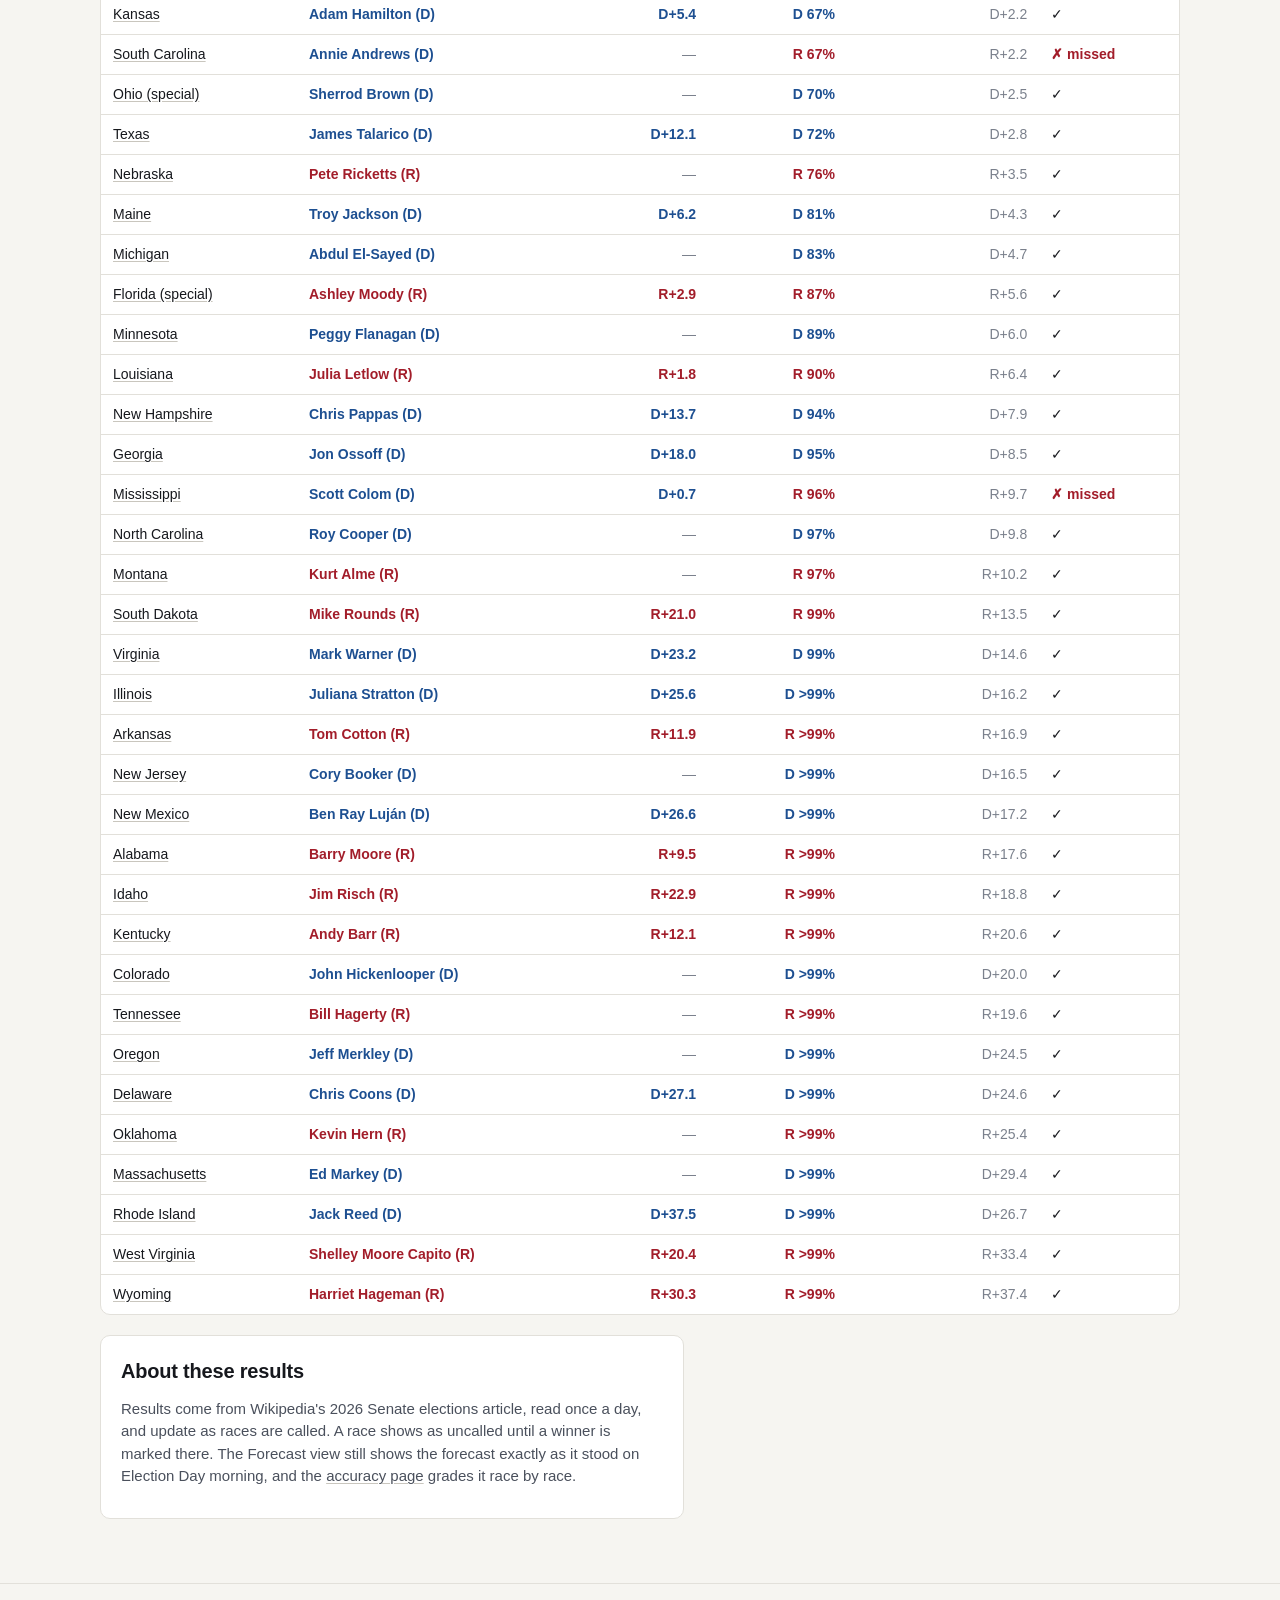
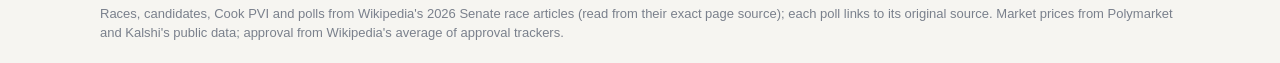
<file: site/senate.html>
<!doctype html>
<html lang="en">
<head>
  <meta charset="utf-8">
  <meta name="viewport" content="width=device-width, initial-scale=1">
  <title>2026 Senate · PolTracker</title>
  <meta name="description" content="A forecast and poll-based estimate of every 2026 U.S. Senate race, with the polls behind each one.">
  <link rel="icon" href="assets/icon.svg?v=8b0cd3b7" type="image/svg+xml">
  <meta property="og:type" content="website">
  <meta property="og:site_name" content="PolTracker">
  <meta property="og:title" content="2026 Senate · PolTracker">
  <meta property="og:description" content="A forecast and poll-based estimate of every 2026 U.S. Senate race, with the polls behind each one.">
  <meta property="og:url" content="https://m3rk888.github.io/PolTracker/senate.html">
  <meta property="og:image" content="https://m3rk888.github.io/PolTracker/assets/og.png">
  <meta property="og:image:width" content="1200">
  <meta property="og:image:height" content="630">
  <meta name="twitter:card" content="summary_large_image">
  <link rel="stylesheet" href="assets/style.css?v=2bb3e359">
</head>
<body data-view="forecast">
  <header class="site-header">
    <div class="wrap">
      <a class="brand" href="index.html"><span class="brand-mark" aria-hidden="true"></span>PolTracker</a>
      <nav class="nav" aria-label="Main">
        <a href="index.html">2028</a>
        <a href="senate.html" aria-current="page">Senate</a>
        <a href="house.html">House</a>
        <a href="playground.html">Playground</a>
        <a href="history.html">Past elections</a>
        <a href="polls.html">Polls</a>
        <a href="accuracy.html">Accuracy</a>
      </nav>
    </div>
  </header>

  <main class="wrap">
    <div class="page-head">
      <div>
        <h1>The 2026 Senate</h1>
        <p class="dek" id="dek"></p>
      </div>
      <div id="view"></div>
    </div>

    <section class="card">
      <div id="bar"></div>
      <div id="map" class="map" aria-label="Map of Senate races"></div>
      <div class="scale" id="scale"></div>
      <p class="muted small" style="text-align:center;margin:6px 0 0">Click a state to see the polls behind its race.</p>
    </section>

    <section class="card only-results">
      <h2>How the forecast did</h2>
      <p class="muted small" style="margin:-6px 0 8px">Compared with the forecast published on Election Day morning.
        <a href="accuracy.html">More on accuracy</a>.</p>
      <div class="compare" id="res-compare"></div>
    </section>

    <section class="card only-forecast">
      <h2>How many seats?</h2>
      <p class="muted small" id="hist-note" style="margin:-6px 0 0"></p>
      <div id="hist"></div>
      <div class="compare" id="compare"></div>
    </section>

    <section class="card only-forecast">
      <h2>Chance of control over time</h2>
      <p class="muted small" id="trk-note" style="margin:-6px 0 0"></p>
      <div id="tracker"></div>
    </section>

    <section class="stats" id="stats" aria-label="Key numbers"></section>

    <details class="card polls-drawer" id="polls-drawer">
      <summary><span>Polls behind each race</span></summary>
      <div class="filters" style="margin:0 20px 12px">
        <label>Race <select id="race-select"></select></label>
        <span class="muted small" id="race-note"></span>
      </div>
      <div class="table-scroll"><table id="race-polls"></table></div>
    </details>

    <section>
      <h2>Every race</h2>
      <p class="muted small only-polls">Sorted closest race first. Click a column to re-sort, or a race to see its polls.</p>
      <p class="muted small only-results">Sorted by how close the forecast had it. <strong>Result</strong> is the winner's
        margin; <strong>Forecast</strong> is the chance the forecast gave on Election Day.</p>
      <p class="muted small only-forecast">Sorted closest race first. <strong>Forecast</strong> is the middle of the simulated
        results, with the range that covers 80% of them. The last column is how much the
        <span class="w-key"><i style="background:var(--ink-2)"></i>polls</span>,
        <span class="w-key"><i style="background:var(--other)"></i>markets</span> and
        <span class="w-key"><i style="background:var(--rule-strong)"></i>fundamentals</span> count, in percent.</p>
      <div class="table-scroll only-polls"><table id="races"></table></div>
      <div class="table-scroll only-forecast"><table id="f-races"></table></div>
      <div class="table-scroll only-results"><table id="r-races"></table></div>
    </section>

    <section class="card prose only-results">
      <h2>About these results</h2>
      <p>Results come from Wikipedia's 2026 Senate elections article, read once a day, and update as races are called.
        A race shows as uncalled until a winner is marked there. The Forecast view still shows the forecast exactly as it
        stood on Election Day morning, and the <a href="accuracy.html">accuracy page</a> grades it race by race.</p>
    </section>

    <section class="card prose only-polls">
      <h2>How this estimate works</h2>
      <p>Each race starts from a <strong>baseline</strong>: the state's partisan lean
        (<a href="https://www.cookpolitical.com/cook-pvi" target="_blank" rel="noopener">Cook PVI</a>) applied to the
        national environment. The environment is the average of the major poll aggregators' generic congressional
        ballot averages, currently <strong id="m-env"></strong>.</p>
      <p>The race's own polls are then blended in. Poll weight halves every <span id="m-half"></span> days, rises with
        sample size, and is reduced when one pollster has several polls of the race. The baseline counts as
        <span id="m-prior"></span> fresh polls, so in a well-polled race the polls decide the estimate almost entirely.</p>
      <p><strong>Independents.</strong> Where the main challenger is an independent (Nebraska, Idaho, Montana,
        South Dakota), the estimate is that independent against the Republican, and a win counts on the
        Democrats' side of the seat count. They haven't all said who they'd caucus with.</p>
      <p><strong>Control.</strong> 65 seats aren't up this year (34 Democratic-caucus, 31 Republican). Democrats
        need 51 seats for a majority; Republicans need 50, since Vice President Vance breaks ties.
        Ratings use the same cutoffs as the 2028 map. This view is a snapshot of the polls; switch to
        <a href="#forecast" data-goto="forecast">Forecast</a> for chances of winning.</p>
    </section>

    <section class="card prose only-forecast" id="how-forecast">
      <h2>How the forecast works</h2>
      <p class="caveat"><strong>This is an unvalidated hobby model.</strong> It uses a standard method, but its settings
        are judgment calls, and it hasn't been tested against past elections the way professional forecasts are.
        Treat the percentages as a rough guide.</p>
      <p><strong>1. Three estimates for every race</strong>, each a margin (Democrat minus Republican):</p>
      <p>• <strong>Polls</strong>: the estimate in the Polls view (the race's polls blended with the generic ballot).<br>
        • <strong>Markets</strong>: what traders on <a href="https://polymarket.com" target="_blank" rel="noopener">Polymarket</a>
        and <a href="https://kalshi.com" target="_blank" rel="noopener">Kalshi</a> are paying, averaged when both list the race.
        A price of 70¢ means about a 70% chance; the model converts that into the margin that would give a 70% chance
        under its own uncertainty. Markets with less than $<span data-f="min_volume"></span> traded are ignored.<br>
        • <strong>Fundamentals</strong>: what history says without polls. In midterms since 1994 the president's party has
        run about 4.5 points behind in the House vote, plus about 1 point for every 6 points of net approval.
        Trump's net approval is <span data-f="approval"></span>, which points to a national environment of
        <strong data-f="env_fund"></strong> (the generic-ballot polls say <span data-f="env_polls"></span>).
        Each state adds its partisan lean (2 × Cook PVI), and an incumbent on the ballot gets
        <span data-f="incumbency"></span> points.</p>
      <p><strong>2. A weighted blend.</strong> Polls count more as Election Day nears: their weight is
        1 ÷ (1 + days left ÷ <span data-f="poll_days"></span>). The rest goes 60% to markets and 40% to fundamentals.
        Today, <span data-f="days"></span> days out: <strong data-f="weights"></strong>.
        If a race has no market, its share goes to the others.</p>
      <p><strong>3. Uncertainty.</strong> The result will miss the blend. The model assumes a national miss shared by every
        race (typically about <span data-f="sd_nat"></span> points), a regional miss shared by nearby states
        (about <span data-f="sd_reg"></span>), and a miss in each race on its own (about <span data-f="sd_race"></span>).
        These grow the further out the election is. Big misses are drawn a little more often than a bell curve would.</p>
      <p><strong>4. Simulate.</strong> The model runs the election <span data-f="draws"></span> times with random misses.
        A candidate's chance is the share of runs they win; Democrats control the Senate in runs where they (with independents)
        reach 51 seats, counting the 34 not up. Independents running against a Republican count on the Democratic side.</p>
      <p>The markets' own odds on Senate control are shown above for comparison. They aren't independent of this
        forecast, since race-level market prices are one of its inputs. Market prices fetched
        <span data-f="fetched"></span>.</p>
    </section>
  </main>

  <footer class="site-footer"><div class="wrap">Races, candidates, Cook PVI and polls from Wikipedia's 2026 Senate race articles (read from their exact page source); each poll links to its original source. Market prices from Polymarket and Kalshi's public data; approval from Wikipedia's average of approval trackers.</div></footer>

  <script src="https://cdn.plot.ly/plotly-geo-4.1.1.min.js"></script>
  <script src="assets/common.js?v=204cd6ce"></script>
  <script src="data/senate.js?v=f408f0a3"></script>
  <script src="data/forecast_2026.js?v=8282bc1d"></script>
  <script>
  (function () {
    const S = window.SENATE, F = window.FORECAST_2026, FS = F.senate;
    PM.staleNotice(S.as_of);
    const color = Object.fromEntries(S.ratings.map((r) => [r.name, r.color]));
    const NOT_UP = { D: "#6b7d99", R: "#9a6b6b" };
    const races = [...S.races].sort((a, b) => Math.abs(a.estimate) - Math.abs(b.estimate));
    const fc = Object.fromEntries(FS.races.map((r) => [r.key, r]));
    const key = (r) => r.state + (r.special ? "-special" : "");
    const fkey = (r) => fc[r.state];
    const opp = (r) => `${r.opp} (${r.opp_party})`;
    const range = (f) => `${PM.fmtMargin(f.lo)} to ${PM.fmtMargin(f.hi)}`;
    let selected = key(races[0]), view;

    // Static text in the "How it works" sections
    const sm = FS.summary, w = F.weights;
    const weightsText = `polls ${Math.round(w.polls * 100)}%, markets ${Math.round(w.markets * 100)}%, fundamentals ${Math.round(w.fundamentals * 100)}%`;
    const fill = {
      min_volume: F.settings.min_volume.toLocaleString("en-US"), approval: `${PM.fmtSigned(F.approval.net)} (${F.approval.approve}% approve, ${F.approval.disapprove}% disapprove)`,
      env_fund: PM.fmtMargin(F.environment.fundamentals), env_polls: PM.fmtMargin(F.environment.polls),
      incumbency: F.settings.incumbency, poll_days: F.settings.poll_days, days: F.days_out, weights: weightsText,
      sd_nat: FS.sigma.national.toFixed(1), sd_reg: FS.sigma.region.toFixed(1), sd_race: FS.sigma.race.toFixed(1),
      draws: F.settings.draws.toLocaleString("en-US"),
      fetched: F.markets_fetched ? new Date(F.markets_fetched.replace("Z", ":00Z")).toLocaleString("en-US", { month: "short", day: "numeric", hour: "numeric", minute: "2-digit" }) : "—",
    };
    document.querySelectorAll("[data-f]").forEach((el) => { el.textContent = fill[el.dataset.f]; });
    document.getElementById("m-env").textContent = PM.fmtMargin(S.environment);
    document.getElementById("m-half").textContent = S.settings.half_life_days;
    document.getElementById("m-prior").textContent = S.settings.prior_weight;

    // Results (after Election Day) ------------------------------------------------
    const RES = S.results || {};
    const res = (r) => RES[r.state];
    const called = races.filter((r) => res(r) && res(r).dem_won != null);
    const hasResults = called.length > 0;
    const pWinner = (r) => (res(r).dem_won ? fkey(r).p_dem : 1 - fkey(r).p_dem);
    const winnerName = (r) => (res(r).dem_won ? `${r.opp} (${r.opp_party})` : `${r.rep} (R)`);
    const resultMargin = (r) => (res(r).margin ?? (res(r).dem_won ? PM.MARGIN_RANGE : -PM.MARGIN_RANGE));

    function renderResults() {
      const wonD = called.filter((r) => res(r).dem_won), wonR = called.filter((r) => !res(r).dem_won);
      const open = races.length - called.length;
      const dSeats = S.not_up.D + wonD.length, rSeats = S.not_up.R + wonR.length;
      document.getElementById("dek").textContent =
        `Results as of ${PM.fmtDate(S.results_as_of)} · ${called.length} of ${races.length} races called`;
      PM.renderEvBar(document.getElementById("bar"), {
        total: 100, threshold: 50, thresholdLabel: "51 for control (50 + VP for R)", unit: "seat",
        left: { name: "Democrats & independents", ev: dSeats, color: PM.SHADES.D[0], sub: `${S.not_up.D} not up + ${wonD.length} won` },
        right: { name: "Republicans", ev: rSeats, color: PM.SHADES.R[0], sub: `${S.not_up.R} not up + ${wonR.length} won` },
        center: open ? `<strong>${open}</strong>not yet called` : "",
        segments: [
          { label: "Not up (D)", ev: S.not_up.D, color: NOT_UP.D, detail: "Seats not on the ballot this year" },
          { label: "Won (D)", ev: wonD.length, color: PM.SHADES.D[0], detail: wonD.map((r) => r.state).join(", ") },
          { label: "Not yet called", ev: open, color: PM.SHADES.tossup, detail: races.filter((r) => !called.includes(r)).map((r) => r.state).join(", ") },
          { label: "Won (R)", ev: wonR.length, color: PM.SHADES.R[0], detail: wonR.map((r) => r.state).join(", ") },
          { label: "Not up (R)", ev: S.not_up.R, color: NOT_UP.R, detail: "Seats not on the ballot this year" },
        ],
      });
      const raceStates = new Set(races.map((r) => r.state));
      const rows = races.map((r) => {
        const f = fkey(r), head = `<b>${PM.esc(r.name)}</b><br>${PM.esc(opp(r))} vs ${PM.esc(r.rep)} (R)`;
        if (!called.includes(r)) return { state: r.state, color: PM.SHADES.tossup, hover: head + `<br>Not yet called<br>Forecast: ${PM.fmtChance(f.p_dem)}` };
        return { state: r.state, margin: resultMargin(r),
          hover: head + `<br>Winner: <b>${PM.esc(winnerName(r))}</b>` + (res(r).margin != null ? ` by ${Math.abs(res(r).margin).toFixed(1)} pts` : "") +
            `<br>Forecast gave the winner ${PM.fmtProb(pWinner(r))}` };
      }).concat(Object.keys(S.state_names).filter((s) => !raceStates.has(s)).map((s) => ({ state: s, color: PM.noRaceColor(), hover: `<b>${s}</b><br>No Senate race in 2026` })));
      PM.renderMap(document.getElementById("map"), rows);
      PM.renderScale(document.getElementById("scale"), { other: open ? "Not yet called" : null, otherColor: PM.SHADES.tossup });

      const right = called.filter((r) => pWinner(r) > 0.5).length;
      const surprise = [...called].sort((a, b) => pWinner(a) - pWinner(b))[0];
      const control = open ? (dSeats >= 51 ? "Democrats" : rSeats >= 50 ? "Republicans" : "Not decided yet") : (dSeats >= 51 ? "Democrats" : "Republicans");
      document.getElementById("stats").innerHTML = [
        ["Senate control", control, `Democrats & independents ${dSeats}, Republicans ${rSeats}${open ? `, ${open} to call` : ""}`],
        ["Forecast called right", `${right} of ${called.length}`, "races where the side given over 50% won"],
        ["Biggest surprise", surprise.state, `${winnerName(surprise)} won; the forecast gave them ${PM.fmtProb(pWinner(surprise))}`],
        ["Forecast for control", PM.fmtProb(sm.p_dem_control), `Democrats' Election Day chance of winning the Senate`],
      ].map(([l, v, n]) => `<div class="stat"><div class="label">${l}</div><div class="value">${v}</div><div class="note">${PM.esc(n)}</div></div>`).join("");
      const brier = called.reduce((s, r) => s + (fkey(r).p_dem - (res(r).dem_won ? 1 : 0)) ** 2, 0) / called.length;
      document.getElementById("res-compare").innerHTML =
        `<span>Called right: <strong>${right} of ${called.length}</strong></span>` +
        `<span>Brier score: <strong>${brier.toFixed(3)}</strong> <span class="muted">(0 is perfect; always saying 50% scores 0.250)</span></span>`;
    }

    if (hasResults) {
      PM.sortableTable(document.getElementById("r-races"), [
        { key: "name", label: "Race", render: (r) => `<a href="#${key(r)}" data-race="${key(r)}">${PM.esc(r.name)}</a>` },
        { key: "winner", label: "Winner", sort: (r) => (res(r)?.dem_won == null ? 2 : res(r).dem_won ? 0 : 1),
          render: (r) => (called.includes(r) ? `<span class="${res(r).dem_won ? "d" : "r"}">${PM.esc(winnerName(r))}</span>` : `<span class="muted">not yet called</span>`) },
        { key: "result", label: "Result", num: true, sort: (r) => res(r)?.margin,
          render: (r) => (called.includes(r) && res(r).margin != null ? `<span class="${PM.marginClass(res(r).margin)}">${PM.fmtMargin(res(r).margin)}</span>` : `<span class="muted">—</span>`) },
        { key: "chance", label: "Forecast", num: true, sort: (r) => -Math.abs(fkey(r).p_dem - 0.5),
          render: (r) => `<span class="${PM.probClass(fkey(r).p_dem)}">${PM.fmtChance(fkey(r).p_dem)}</span>` },
        { key: "fmargin", label: "Forecast margin", num: true, sort: (r) => fkey(r).median, render: (r) => `<span class="muted">${PM.fmtMargin(fkey(r).median)}</span>` },
        { key: "right", label: "Right?", sort: (r) => (called.includes(r) ? pWinner(r) > 0.5 : null),
          render: (r) => (!called.includes(r) ? "" : pWinner(r) > 0.5 ? "✓" : `<strong class="r">✗ missed</strong>`) },
      ], races, { key: "chance", dir: -1 });
      document.getElementById("r-races").addEventListener("click", (e) => {
        const a = e.target.closest("a[data-race]");
        if (a) { e.preventDefault(); selectRace(a.dataset.race, true); }
      });
    }

    function render() {
      if (view === "results") { renderResults(); selectRace(selected, false); return; }
      const forecast = view === "forecast";
      document.getElementById("dek").textContent = forecast
        ? `Forecast as of ${PM.fmtDate(F.as_of)} · ${F.days_out} days to Election Day, November 3 · an unvalidated hobby model`
        : `Estimate as of ${PM.fmtDate(S.as_of)} · Election Day is November 3 · based on polls, not a forecast`;
      const bar = document.getElementById("bar");
      if (forecast) {
        const inBand = (b) => races.filter((r) => fkey(r).band === b).map((r) => r.state).join(", ");
        PM.renderEvBar(bar, {
          total: 100, threshold: 50, thresholdLabel: "51 for control (50 + VP for R)", unit: "seat",
          left: { name: "Democrats & independents", ev: PM.fmtProb(sm.p_dem_control), color: PM.SHADES.D[0], sub: "chance of winning the Senate" },
          right: { name: "Republicans", ev: PM.fmtProb(sm.p_rep_control), color: PM.SHADES.R[0], sub: "chance of keeping the Senate" },
          center: `<strong>${sm.dem_median}–${100 - sm.dem_median}</strong>median seats`,
          segments: [
            { label: "Not up (D)", ev: S.not_up.D, color: NOT_UP.D, detail: "Seats not on the ballot this year" },
            ...FS.segments.map((s) => ({ label: s.label, ev: s.seats, color: PM.BAND_COLORS[s.band], detail: inBand(s.band) })),
            { label: "Not up (R)", ev: S.not_up.R, color: NOT_UP.R, detail: "Seats not on the ballot this year" },
          ],
        });
      } else {
        const inRating = (rating) => races.filter((r) => r.rating === rating).map((r) => r.state).join(", ");
        PM.renderEvBar(bar, {
          total: 100, threshold: 50, thresholdLabel: "51 for control (50 + VP for R)", unit: "seat",
          left: { name: "Democrats & independents", ev: S.seats.D, color: PM.SHADES.D[0], sub: `${S.not_up.D} not up + ${S.seats.D - S.not_up.D} races` },
          right: { name: "Republicans", ev: S.seats.R, color: PM.SHADES.R[0], sub: `${S.not_up.R} not up + ${S.seats.R - S.not_up.R} races` },
          center: S.seats.Tossup ? `<strong>${S.seats.Tossup}</strong>tossup` : "",
          segments: [
            { label: "Not up (D)", ev: S.not_up.D, color: NOT_UP.D, detail: "Seats not on the ballot this year" },
            ...S.segments.map((s) => ({ label: s.rating, ev: s.seats, color: color[s.rating], detail: inRating(s.rating) })),
            { label: "Not up (R)", ev: S.not_up.R, color: NOT_UP.R, detail: "Seats not on the ballot this year" },
          ],
        });
      }

      const raceStates = new Set(races.map((r) => r.state));
      const hover = (r) => {
        const f = fkey(r);
        const head = `<b>${PM.esc(r.name)}</b><br>${PM.esc(opp(r))} vs ${PM.esc(r.rep)} (R)`;
        if (forecast) return head + `<br>Chance: <b>${PM.fmtChance(f.p_dem)}</b>` +
          `<br>Forecast: ${PM.fmtMargin(f.median)} <span style="opacity:.75">(80%: ${range(f)})</span>` +
          `<br>Polls ${PM.fmtMargin(f.polls)} · Markets ${f.market_p == null ? "—" : PM.fmtChance(f.market_p)} · Fundamentals ${PM.fmtMargin(f.fundamentals)}`;
        return head + `<br>Estimate: <b>${PM.fmtMargin(r.estimate)}</b> (${r.rating})` +
          (r.n_polls ? `<br>Poll average: ${PM.fmtMargin(r.poll_avg)} from ${r.n_polls} poll${r.n_polls > 1 ? "s" : ""}` : "<br>No recent polls: baseline only") +
          `<br><span style="opacity:.75">Incumbent: ${PM.esc(r.incumbent)} (${r.incumbent_party})</span>`;
      };
      const allStates = Object.keys(S.state_names);
      const rows = races.map((r) => ({ state: r.state, margin: forecast ? fkey(r).p_dem : r.estimate, hover: hover(r) }))
        .concat(allStates.filter((s) => !raceStates.has(s)).map((s) => ({ state: s, color: PM.noRaceColor(), hover: `<b>${s}</b><br>No Senate race in 2026` })));
      const mapEl = PM.renderMap(document.getElementById("map"), rows, forecast ? { zmin: PM.PROB_MIN, zmax: PM.PROB_MAX } : {});
      if (!mapEl._wired) {
        mapEl.on("plotly_click", (e) => {
          const r = races.find((x) => x.state === e.points[0].location);
          if (r) selectRace(key(r), true);
        });
        mapEl._wired = true;
      }
      PM.renderScale(document.getElementById("scale"), forecast ? { left: "R 95%+", right: "D 95%+" } : {});

      const stats = document.getElementById("stats");
      if (forecast) {
        const close = [...races].sort((a, b) => Math.abs(fkey(a).p_dem - 0.5) - Math.abs(fkey(b).p_dem - 0.5))[0];
        const flips = races.filter((r) => (fkey(r).p_dem > 0.5 ? "D" : "R") !== (r.incumbent_party === "R" ? "R" : "D"));
        stats.innerHTML = [
          ["Most likely result", `${sm.dem_median}–${100 - sm.dem_median}`, `Democratic-caucus seats: 80% of simulations between ${sm.dem_lo} and ${sm.dem_hi}`],
          ["Closest race", close.state, `${PM.fmtChance(fkey(close).p_dem)}: ${close.opp} vs ${close.rep}`],
          ["Seats likelier than not to flip", flips.length, flips.map((r) => `${r.state} (${PM.fmtChance(fkey(r).p_dem)})`).join(", ") || "none"],
          ["What counts today", `${Math.round(w.polls * 100)} / ${Math.round(w.markets * 100)} / ${Math.round(w.fundamentals * 100)}`, `polls / markets / fundamentals, %, ${F.days_out} days out`],
        ].map(([l, v, n]) => `<div class="stat"><div class="label">${l}</div><div class="value">${v}</div><div class="note">${PM.esc(n)}</div></div>`).join("");
      } else {
        const flips = races.filter((r) => (r.estimate > 0 ? "D" : "R") !== (r.incumbent_party === "R" ? "R" : "D"));
        stats.innerHTML = [
          ["National environment", PM.fmtMargin(S.environment), "generic ballot, average of aggregators"],
          ["Races", races.length, `${races.filter((r) => r.n_polls).length} with recent polls, ${S.polls.filter((p) => p.used).length} polls in all`],
          ["Closest race", races[0].state, `${PM.fmtMargin(races[0].estimate)}: ${races[0].opp} vs ${races[0].rep}`],
          ["Seats changing party", flips.length, flips.map((r) => r.state).join(", ") || "none"],
        ].map(([l, v, n]) => `<div class="stat"><div class="label">${l}</div><div class="value">${v}</div><div class="note">${PM.esc(n)}</div></div>`).join("");
      }
      if (forecast) {
        PM.renderHistogram(document.getElementById("hist"), {
          hist: sm.histogram, threshold: 51, thresholdLabel: "51: Democratic control",
          label: "Democratic and independent Senate seats", unit: "Democratic-caucus seats",
        });
        document.getElementById("trk-note").textContent = trackerNote(F.history.senate);
        PM.renderTracker(document.getElementById("tracker"), {
          points: F.history.senate, end: F.election, endLabel: "Election Day",
          dem: "Democrats & independents", rep: "Republicans", marketLabel: "Markets (Democrats)",
        });
      }
      selectRace(selected, false);
    }


    // Tracker: the forecast as it stood each day
    const firstDaily = (hist) => hist.find((p) => p.kind !== "reconstructed");
    const trackerNote = (hist) => {
      const fd = firstDaily(hist), rc = hist.filter((p) => p.kind === "reconstructed");
      return `Each point is the forecast as it stood that day; a new one is added daily.` + (rc.length
        ? ` Days before ${PM.fmtDate(fd ? fd.date : F.as_of)} are reconstructed: the same model rerun on the polls, aggregator ` +
          `averages, approval and market prices as they stood then (with today's list of candidates).` : "");
    };

    // Seat distribution notes + market comparison (forecast only)
    document.getElementById("hist-note").textContent =
      `Democratic and independent seats after the election, across ${F.settings.draws.toLocaleString("en-US")} simulations. Blue: Democrats control.`;
    document.getElementById("compare").innerHTML = `<span>This forecast: <strong>Democrats ${PM.fmtProb(sm.p_dem_control)}</strong></span>` +
      Object.entries(FS.markets).map(([src, m]) => `<span>${src}: <strong>Democrats ${PM.fmtProb(m.p_dem)}</strong> <span class="muted">($${PM.fmtInt(m.volume)} traded)</span></span>`).join("");

    // Race tables
    const raceLink = (r) => `<a href="#${key(r)}" data-race="${key(r)}">${PM.esc(r.name)}</a>`;
    const raceCols = [
      { key: "name", label: "Race", render: raceLink },
      { key: "matchup", label: "Candidates", sort: (r) => r.rep, render: (r) => `${PM.esc(opp(r))} vs ${PM.esc(r.rep)} (R)` },
      { key: "estimate", label: "Estimate", num: true, sort: (r) => -Math.abs(r.estimate),
        render: (r) => `<span class="${PM.marginClass(r.estimate)}">${PM.fmtMargin(r.estimate)}</span>` },
      { key: "rating", label: "Rating", sort: (r) => S.segments.findIndex((s) => s.rating === r.rating),
        render: (r) => `<span class="chip"><i style="background:${color[r.rating]}"></i>${r.rating}</span>` },
      { key: "poll_avg", label: "Poll avg", num: true, render: (r) => r.poll_avg == null ? `<span class="muted">—</span>` : PM.fmtMargin(r.poll_avg) },
      { key: "n_polls", label: "Polls", num: true },
      { key: "baseline", label: "Baseline", num: true, render: (r) => `<span class="muted">${PM.fmtMargin(r.baseline)}</span>` },
      { key: "incumbent", label: "Incumbent", render: (r) => `${PM.esc(r.incumbent)} <span class="muted">(${r.incumbent_party})</span>` },
    ];
    PM.sortableTable(document.getElementById("races"), raceCols, races, { key: "estimate", dir: -1 });
    const marketTip = (f) => f.market_sources ? Object.entries(f.market_sources).map(([s, p]) => `${s} ${PM.fmtChance(p)}`).join(", ") : "";
    PM.sortableTable(document.getElementById("f-races"), [
      { key: "name", label: "Race", render: raceLink },
      { key: "matchup", label: "Candidates", sort: (r) => r.rep, render: (r) => `${PM.esc(opp(r))} vs ${PM.esc(r.rep)} (R)` },
      { key: "chance", label: "Chance", num: true, sort: (r) => -Math.abs(fkey(r).p_dem - 0.5),
        render: (r) => `<span class="chip"><i style="background:${PM.probColor(fkey(r).p_dem)}"></i><span class="${PM.probClass(fkey(r).p_dem)}">${PM.fmtChance(fkey(r).p_dem)}</span></span>` },
      { key: "median", label: "Forecast", num: true, sort: (r) => fkey(r).median,
        render: (r) => `${PM.fmtMargin(fkey(r).median)}<br><span class="muted small">${range(fkey(r))}</span>` },
      { key: "polls", label: "Polls", num: true, sort: (r) => fkey(r).polls, render: (r) => PM.fmtMargin(fkey(r).polls) },
      { key: "market", label: "Markets", num: true, sort: (r) => fkey(r).market_p,
        render: (r) => fkey(r).market_p == null ? `<span class="muted">—</span>` : `<span title="${PM.esc(marketTip(fkey(r)))}">${PM.fmtChance(fkey(r).market_p)}</span>` },
      { key: "fund", label: "Fundamentals", num: true, sort: (r) => fkey(r).fundamentals, render: (r) => `<span class="muted">${PM.fmtMargin(fkey(r).fundamentals)}</span>` },
      { key: "weights", label: "Weights", sort: (r) => fkey(r).weights.polls, render: (r) => `<span class="small">${PM.weightBar(fkey(r).weights)}</span>` },
    ], races, { key: "chance", dir: -1 });
    document.querySelectorAll("#races, #f-races").forEach((t) => t.addEventListener("click", (e) => {
      const a = e.target.closest("a[data-race]");
      if (a) { e.preventDefault(); selectRace(a.dataset.race, true); }
    }));

    // Polls drawer
    const sel = document.getElementById("race-select");
    sel.innerHTML = races.map((r) => `<option value="${key(r)}">${PM.esc(r.name)}: ${PM.esc(r.opp)} vs ${PM.esc(r.rep)} (${r.n_polls} poll${r.n_polls === 1 ? "" : "s"})</option>`).join("");
    sel.addEventListener("change", () => selectRace(sel.value, false));

    function selectRace(k, open) {
      selected = k;
      sel.value = k;
      const r = races.find((x) => key(x) === k), f = fkey(r);
      const ps = S.polls.filter((p) => p.state === r.state && p.used);
      const older = S.polls.filter((p) => p.state === r.state && !p.used).length;
      const pollNote = ps.length
        ? `Poll estimate ${PM.fmtMargin(r.estimate)}: polls carry ${Math.round((1 - r.baseline_share) * 100)}%, the baseline (${PM.fmtMargin(r.baseline)}) ${Math.round(r.baseline_share * 100)}%.` +
          (older ? ` ${older} older poll${older === 1 ? " isn't" : "s aren't"} counted.` : "")
        : `No polls from the last ${S.settings.window_days} days, so the poll estimate is the baseline: ${PM.fmtMargin(r.baseline)}.`;
      const part = (name, m, wt) => wt ? `${name} ${PM.fmtMargin(m)} (${Math.round(wt * 100)}%)` : null;
      const fNote = `Forecast: <strong>${PM.fmtChance(f.p_dem)}</strong>, from a blend of ` +
        [part("polls", f.polls, f.weights.polls),
         f.market_p == null ? null : `markets ${PM.fmtChance(f.market_p)} ≈ ${PM.fmtMargin(f.market_margin)} (${Math.round(f.weights.markets * 100)}%)`,
         part("fundamentals", f.fundamentals, f.weights.fundamentals)].filter(Boolean).join(", ") +
        ` = ${PM.fmtMargin(f.blended)}. `;
      document.getElementById("race-note").innerHTML = (view === "forecast" ? fNote : "") + pollNote;
      PM.sortableTable(document.getElementById("race-polls"), [
        { key: "end", label: "Dates", render: (p) => `${p.start ? PM.fmtDate(p.start).replace(/, \d{4}$/, "") + " – " : ""}${PM.fmtDate(p.end)}` },
        { key: "pollster", label: "Pollster" },
        { key: "sample_size", label: "Sample", num: true,
          render: (p) => `${PM.fmtInt(p.sample_size)}${p.voter_type ? ` <span class="muted">${PM.esc(p.voter_type)}</span>` : ""}` },
        { key: "dem", label: PM.esc(r.opp.split(" ").pop()), num: true, render: (p) => `${p.dem}%` },
        { key: "rep", label: PM.esc(r.rep.split(" ").pop()), num: true, render: (p) => `${p.rep}%` },
        { key: "margin", label: "Margin", num: true, render: (p) => `<span class="${PM.marginClass(p.margin)}">${PM.fmtMargin(p.margin)}</span>` },
        { key: "share", label: "Share", num: true, render: (p) => `${Math.round(p.share * 100)}%` },
        { key: "source", label: "Source", sort: (p) => p.source,
          render: (p) => `<a href="${PM.esc(p.source)}" target="_blank" rel="noopener">${PM.esc(new URL(p.source).hostname.replace(/^www\./, ""))}</a>` },
      ], ps, { key: "share", dir: -1 });
      if (open) {
        const d = document.getElementById("polls-drawer");
        d.open = true;
        d.scrollIntoView({ behavior: "smooth", block: "start" });
        PM.setHash(view, [k]);
      }
    }

    // Older links used "#TX"; newer ones "#forecast&TX"
    const fromHash = races.find((r) => PM.hashRest().includes(key(r)));
    if (fromHash) selected = key(fromHash);
    const toggle = PM.viewToggle(document.getElementById("view"), (v) => { view = v; render(); },
      hasResults ? { views: ["polls", "forecast", "results"], initial: "results" } : {});
    document.querySelectorAll("[data-goto]").forEach((a) => a.addEventListener("click", (e) => {
      e.preventDefault();
      document.querySelector(`#view button[data-view="${a.dataset.goto}"]`).click();
      window.scrollTo({ top: 0, behavior: "smooth" });
    }));
    if (fromHash) selectRace(selected, true);
    PM.onThemeChange(render);
  })();
  </script>
</body>
</html>
</file>
<file: site/assets/style.css>
:root {
  --bg: #f6f5f1;
  --surface: #ffffff;
  --ink: #16181d;
  --ink-2: #4a505c;
  --ink-3: #7a808c;
  --rule: #e2e0da;
  --rule-strong: #c9c6be;
  --accent: #16181d;
  --dem: #1d4f91;
  --rep: #a21d2a;
  --other: #c9a227;
  --focus: #2f6fd6;
  --radius: 10px;
  --sans: -apple-system, BlinkMacSystemFont, "Segoe UI", Roboto, "Helvetica Neue", Arial, sans-serif;
  color-scheme: light;
}
@media (prefers-color-scheme: dark) {
  :root {
    --bg: #121317;
    --surface: #1b1d22;
    --ink: #eceae4;
    --ink-2: #b4b6bd;
    --ink-3: #868a94;
    --rule: #2c2f36;
    --rule-strong: #41454e;
    --accent: #eceae4;
    --dem: #6f9fe0;
    --rep: #e2636d;
    --focus: #79a8f2;
    color-scheme: dark;
  }
}

* { box-sizing: border-box; }
html { -webkit-text-size-adjust: 100%; }
body {
  margin: 0;
  background: var(--bg);
  color: var(--ink);
  font: 15px/1.5 var(--sans);
  font-variant-numeric: tabular-nums;
}
a { color: inherit; text-decoration-color: var(--rule-strong); text-underline-offset: 2px; }
a:hover { text-decoration-color: currentColor; }
:focus-visible { outline: 2px solid var(--focus); outline-offset: 2px; border-radius: 4px; }

.wrap { max-width: 1120px; margin: 0 auto; padding-inline: 20px; }

/* Header ----------------------------------------------------------------- */
.site-header { border-bottom: 1px solid var(--rule); background: var(--surface); }
.site-header .wrap { display: flex; align-items: center; justify-content: space-between; gap: 16px; min-height: 56px; flex-wrap: wrap; }
.brand { font-weight: 750; letter-spacing: -0.01em; font-size: 17px; text-decoration: none; display: flex; align-items: center; gap: 8px; }
.brand-mark { width: 18px; height: 18px; border-radius: 4px; background: linear-gradient(90deg, var(--dem) 0 50%, var(--rep) 50% 100%); }
.nav { display: flex; gap: 4px; flex-wrap: wrap; }
.nav a { text-decoration: none; color: var(--ink-2); padding: 6px 12px; border-radius: 999px; font-weight: 550; }
.nav a:hover { color: var(--ink); background: var(--bg); }
.nav a[aria-current="page"] { color: var(--surface); background: var(--accent); }

/* Page heading ------------------------------------------------------------ */
main { padding-block: 28px 64px; }
.page-head { display: flex; flex-wrap: wrap; align-items: end; justify-content: space-between; gap: 12px 24px; margin-bottom: 18px; }
h1 { font-size: clamp(26px, 4vw, 36px); line-height: 1.1; letter-spacing: -0.02em; margin: 0; }
h2 { font-size: 20px; letter-spacing: -0.01em; margin: 0 0 12px; }
.dek { color: var(--ink-2); margin: 6px 0 0; }
.muted { color: var(--ink-3); }
.small { font-size: 13px; }

/* Segmented toggle (matchups, years) ------------------------------------- */
.toggle { display: flex; flex-wrap: wrap; gap: 6px; }
.toggle button {
  font: inherit; font-weight: 600; font-size: 14px;
  color: var(--ink); background: var(--surface);
  border: 1px solid var(--rule-strong); border-radius: 999px;
  padding: 7px 14px; cursor: pointer; display: inline-flex; align-items: baseline; gap: 6px;
}
.toggle button:hover:not(:disabled) { border-color: var(--ink-2); }
.toggle button[aria-pressed="true"] { background: var(--accent); color: var(--surface); border-color: var(--accent); }
.toggle button:disabled { color: var(--ink-3); cursor: not-allowed; border-style: dashed; }
.toggle .count { font-weight: 500; font-size: 12px; opacity: 0.75; }
.toggle.years button { padding: 6px 11px; font-size: 13.5px; }

/* Polls / Forecast view ------------------------------------------------- */
.view-toggle button { padding: 7px 18px; }
body:not([data-view="polls"]) .only-polls, body:not([data-view="forecast"]) .only-forecast,
body:not([data-view="results"]) .only-results { display: none !important; }
.hist { width: 100%; height: auto; display: block; margin-top: 4px; }
.hist .hist-axis { stroke: var(--rule-strong); stroke-width: 1; }
.hist .hist-line { stroke: var(--ink); stroke-width: 2; }
.hist .hist-label { font: 600 14px var(--sans); fill: var(--ink-2); }
.hist .hist-tick { font: 13px var(--sans); fill: var(--ink-3); text-anchor: middle; }
.compare { display: flex; flex-wrap: wrap; gap: 6px 18px; font-size: 13.5px; color: var(--ink-2); margin-top: 8px; }
.compare strong { color: var(--ink); }
.caveat { border-left: 3px solid var(--other); padding: 8px 12px; background: var(--bg); border-radius: 6px; }
.w-bar { display: inline-flex; width: 56px; height: 8px; border-radius: 4px; overflow: hidden; vertical-align: middle; margin-right: 6px; gap: 1px; background: var(--surface); }
.w-bar i { display: block; height: 100%; }
.w-key { display: inline-flex; align-items: center; gap: 5px; }
.w-key i { width: 10px; height: 10px; border-radius: 3px; display: inline-block; }

.trk { width: 100%; height: auto; display: block; margin-top: 4px; overflow: visible; }
.trk .trk-grid { stroke: var(--rule); stroke-width: 1; }
.trk .trk-mid { stroke: var(--rule-strong); stroke-width: 1; stroke-dasharray: 4 3; }
.trk .trk-axis { font: 12px var(--sans); fill: var(--ink-3); }
.trk .trk-line { fill: none; stroke-width: 2.5; stroke-linejoin: round; stroke-linecap: round; }
.trk .trk-market { fill: none; stroke: var(--ink-3); stroke-width: 1.5; stroke-dasharray: 5 4; }
.trk .trk-recon { fill: var(--bg); }
.trk .trk-note { font: 600 12px var(--sans); fill: var(--ink-3); }
.trk .trk-end { stroke: var(--ink-2); stroke-width: 1; stroke-dasharray: 2 3; }
.trk .trk-end-label { font: 700 13px var(--sans); }
.trk .trk-cross { stroke: var(--ink-2); stroke-width: 1; }
.trk-legend .dash { background: none !important; border-top: 2px dashed var(--ink-3); height: 0 !important; width: 16px !important; border-radius: 0 !important; }

/* Card --------------------------------------------------------------------- */
.card { background: var(--surface); border: 1px solid var(--rule); border-radius: var(--radius); padding: 20px; }
.card + .card, .card + section, section + section { margin-top: 20px; }

/* Electoral vote bar ------------------------------------------------------ */
.ev-head { display: flex; justify-content: space-between; align-items: end; gap: 12px; margin-bottom: 10px; }
.ev-side { display: flex; flex-direction: column; min-width: 0; }
.ev-side.right { align-items: flex-end; text-align: right; }
.ev-name { font-weight: 650; font-size: 15px; display: flex; align-items: center; gap: 7px; }
.ev-name .dot { width: 10px; height: 10px; border-radius: 50%; flex: none; }
.ev-num { font-size: clamp(30px, 5vw, 44px); font-weight: 750; letter-spacing: -0.03em; line-height: 1; }
.ev-sub { color: var(--ink-3); font-size: 13px; }
.ev-center { text-align: center; color: var(--ink-2); font-size: 13px; padding-bottom: 4px; }
.ev-center strong { display: block; color: var(--ink); font-size: 15px; }

.ev-bar-wrap { --bar-h: 40px; position: relative; padding-block: 22px 10px; }
.ev-bar { display: flex; gap: 2px; height: var(--bar-h); border-radius: 6px; overflow: hidden; background: var(--surface); }
.ev-seg {
  display: flex; align-items: center; justify-content: center;
  font-size: 13px; font-weight: 650; min-width: 0; overflow: hidden; white-space: nowrap;
  cursor: default; transition: filter 0.12s;
}
.ev-seg:hover { filter: brightness(1.08) saturate(1.05); }
.ev-seg.dark-text { color: #1b1d22; }
.ev-seg.light-text { color: #ffffff; }
.ev-270 { position: absolute; top: 0; bottom: 0; left: 50%; width: 0; pointer-events: none; }
/* Ticks above and below the bar rather than through it, so segment labels stay readable */
.ev-270::before, .ev-270::after { content: ""; position: absolute; left: -1px; height: 7px; border-left: 2px solid var(--ink); }
.ev-270::before { top: 15px; }
.ev-270::after { top: calc(22px + var(--bar-h)); }
.ev-270 span { position: absolute; top: -2px; left: 0; transform: translateX(-50%); font-size: 11.5px; font-weight: 600; white-space: nowrap; color: var(--ink-2); }

.legend { display: flex; flex-wrap: wrap; gap: 6px 16px; margin-top: 10px; font-size: 13px; color: var(--ink-2); }
.legend span { display: inline-flex; align-items: center; gap: 6px; }
.legend i { width: 12px; height: 12px; border-radius: 3px; display: inline-block; }

/* Map --------------------------------------------------------------------- */
.map { width: 100%; aspect-ratio: 7 / 4; min-height: 220px; margin-top: 8px; }
.scale { display: flex; align-items: center; gap: 10px; justify-content: center; font-size: 12.5px; color: var(--ink-2); margin-top: 6px; flex-wrap: wrap; }
.scale .ramp { width: min(320px, 44vw); height: 10px; border-radius: 5px; }
.scale .other-key { display: inline-flex; align-items: center; gap: 6px; }
.scale .other-key i { width: 12px; height: 12px; border-radius: 3px; background: var(--other); }

/* House hex map ------------------------------------------------------------ */
.hexmap-wrap { margin-top: 12px; }
#hexmap { width: 100%; height: auto; display: block; }
#hexmap .hex { stroke: var(--surface); stroke-width: 0.08; cursor: default; }
#hexmap .hex:hover, #hexmap .hex:focus { stroke: var(--ink); stroke-width: 0.18; outline: none; }
#hexmap .hex-border { fill: none; stroke: var(--ink); stroke-width: 0.12; stroke-linecap: round; pointer-events: none; opacity: 0.75; }
#hexmap .hex-label {
  font: 700 0.62px var(--sans); text-anchor: middle; dominant-baseline: central; pointer-events: none;
  fill: #16181d; paint-order: stroke; stroke: rgba(255,255,255,0.75); stroke-width: 0.14px;
}

/* Stats row --------------------------------------------------------------- */
.stats { display: grid; grid-template-columns: repeat(auto-fit, minmax(170px, 1fr)); gap: 12px; }
.stat { background: var(--surface); border: 1px solid var(--rule); border-radius: var(--radius); padding: 14px 16px; }
.stat .label { font-size: 12.5px; color: var(--ink-3); font-weight: 550; }
.stat .value { font-size: 24px; font-weight: 700; letter-spacing: -0.02em; margin-top: 2px; }
.stat .note { font-size: 12.5px; color: var(--ink-2); }

/* Polls drawer (collapsible list under the stats) --------------------------- */
.polls-drawer { padding: 0; margin-top: 20px; }
.polls-drawer summary {
  cursor: pointer; list-style: none; padding: 16px 20px; font-weight: 650; font-size: 16px;
  display: flex; align-items: center; gap: 10px;
}
.polls-drawer summary::-webkit-details-marker { display: none; }
.polls-drawer summary::before {
  content: "▸"; color: var(--ink-3); font-size: 13px; transition: transform 0.15s; display: inline-block;
}
.polls-drawer[open] summary::before { transform: rotate(90deg); }
.polls-drawer summary:hover { background: var(--bg); border-radius: var(--radius); }
.polls-drawer > p, .polls-drawer > .table-scroll { margin: 0 20px 16px; }
.polls-drawer .table-scroll { margin-bottom: 20px; }
.polls-drawer + section { margin-top: 20px; }

/* Notice ------------------------------------------------------------------ */
.notice.load-error { margin: 0 0 16px; border-left-color: var(--rep); }
.notice.stale { margin: 0 0 16px; border-left-color: var(--rep); }
.notice { border-left: 3px solid var(--other); background: var(--surface); padding: 10px 14px; border-radius: 6px; font-size: 14px; color: var(--ink-2); margin-top: 12px; }

/* Tables ------------------------------------------------------------------ */
.table-scroll { overflow-x: auto; border: 1px solid var(--rule); border-radius: var(--radius); background: var(--surface); }
table { border-collapse: collapse; width: 100%; font-size: 14px; }
th, td { padding: 9px 12px; text-align: left; border-bottom: 1px solid var(--rule); white-space: nowrap; }
tbody tr:last-child td { border-bottom: 0; }
tbody tr:hover { background: var(--bg); }
th { font-size: 12.5px; color: var(--ink-3); font-weight: 600; background: var(--surface); position: sticky; top: 0; }
th.num, td.num { text-align: right; }
th[data-sort] { cursor: pointer; user-select: none; }
th[data-sort]:hover { color: var(--ink); }
th[aria-sort="ascending"]::after { content: " ▲"; font-size: 9px; }
th[aria-sort="descending"]::after { content: " ▼"; font-size: 9px; }
.chip { display: inline-flex; align-items: center; gap: 6px; font-size: 13px; }
.chip i { width: 10px; height: 10px; border-radius: 3px; display: inline-block; flex: none; }
.d { color: var(--dem); font-weight: 600; }
.r { color: var(--rep); font-weight: 600; }
.status-used { font-weight: 600; }
.status-unused { color: var(--ink-3); }

/* Filters ----------------------------------------------------------------- */
.filters { display: flex; flex-wrap: wrap; gap: 10px 14px; align-items: end; margin-bottom: 14px; }
.filters label { display: flex; flex-direction: column; gap: 4px; font-size: 12.5px; color: var(--ink-3); font-weight: 550; }
select {
  font: inherit; font-size: 14px; color: var(--ink); background: var(--surface);
  border: 1px solid var(--rule-strong); border-radius: 8px; padding: 7px 10px; min-width: 150px; max-width: 100%;
}

/* Year stepper ------------------------------------------------------------ */
.year-nav { display: flex; align-items: center; gap: 10px; flex-wrap: wrap; }
.step { font: inherit; font-weight: 600; background: var(--surface); color: var(--ink); border: 1px solid var(--rule-strong); border-radius: 8px; padding: 6px 12px; cursor: pointer; }
.step:disabled { color: var(--ink-3); cursor: default; }

/* Prose ------------------------------------------------------------------- */
.prose { max-width: 70ch; color: var(--ink-2); }
.prose p { margin: 0 0 10px; }
.prose strong, .prose h2 { color: var(--ink); }

/* Tooltip ----------------------------------------------------------------- */
.tip {
  position: fixed; z-index: 10; pointer-events: none; max-width: 280px;
  background: var(--ink); color: var(--surface); font-size: 13px; line-height: 1.4;
  padding: 8px 10px; border-radius: 8px; box-shadow: 0 6px 20px rgba(0,0,0,0.18);
}

.site-footer { border-top: 1px solid var(--rule); color: var(--ink-3); font-size: 13px; padding-block: 20px; }

@media (max-width: 560px) {
  .wrap { padding-inline: 16px; }
  .card { padding: 14px; }
  .ev-bar-wrap { --bar-h: 34px; }
  .ev-center { display: none; }
}

/* Playground ----------------------------------------------------------------- */
.pg-controls [hidden] { display: none !important; }   /* the flex rules below would otherwise show hidden controls */
.pg-row { display: flex; flex-wrap: wrap; gap: 10px 16px; align-items: end; }
.pg-row label { display: flex; flex-direction: column; gap: 4px; font-size: 12.5px; color: var(--ink-3); font-weight: 550; }
.pg-row select { min-width: 200px; }
.pg-buttons { display: flex; gap: 8px; flex-wrap: wrap; margin-left: auto; }
.btn {
  font: inherit; font-weight: 600; font-size: 14px; color: var(--ink); background: var(--surface);
  border: 1px solid var(--rule-strong); border-radius: 8px; padding: 8px 14px; cursor: pointer;
}
.btn:hover:not(:disabled) { border-color: var(--ink-2); }
.btn:disabled { opacity: 0.6; cursor: progress; }
.btn.primary { background: var(--accent); color: var(--surface); border-color: var(--accent); }
.btn.small { font-size: 13px; padding: 4px 10px; }
.pg-picks { display: flex; flex-wrap: wrap; align-items: center; gap: 6px 8px; margin-top: 14px; min-height: 30px; }
.pick-chip { display: inline-flex; align-items: stretch; border: 1.5px solid currentColor; border-radius: 999px; overflow: hidden; font-size: 13px; }
.pick-chip button { font: inherit; font-weight: 650; color: inherit; background: none; border: 0; padding: 4px 10px; cursor: pointer; }
.pick-chip button + button { border-left: 1px solid currentColor; padding: 4px 9px; }
.pick-chip button:hover { background: var(--bg); }
.pg-progress { display: flex; align-items: center; gap: 10px; margin-top: 12px; font-size: 13px; color: var(--ink-2); }
.pg-progress progress { width: min(240px, 40vw); accent-color: var(--ink); }
.pg-hint { margin: 10px 0 0; }
.notice.warn { border-left-color: var(--rep); }
.pg-key { justify-content: center; }
.pg-key .pk { width: 14px; height: 14px; border: 2px solid var(--ink); }
.pg-key .pk-d { background: #053061; }
.pg-key .pk-r { background: #67001f; }
#hexmap .hex[role="button"] { cursor: pointer; }
#hexmap .hex.picked { stroke: var(--ink); stroke-width: 0.16; }
.pg-table { max-height: 560px; overflow-y: auto; }
@media (max-width: 560px) {
  .pg-buttons { margin-left: 0; width: 100%; }
  .pg-buttons .btn.primary { flex: 1; }
  .pg-row label, .pg-row select { width: 100%; }
}
</file>
